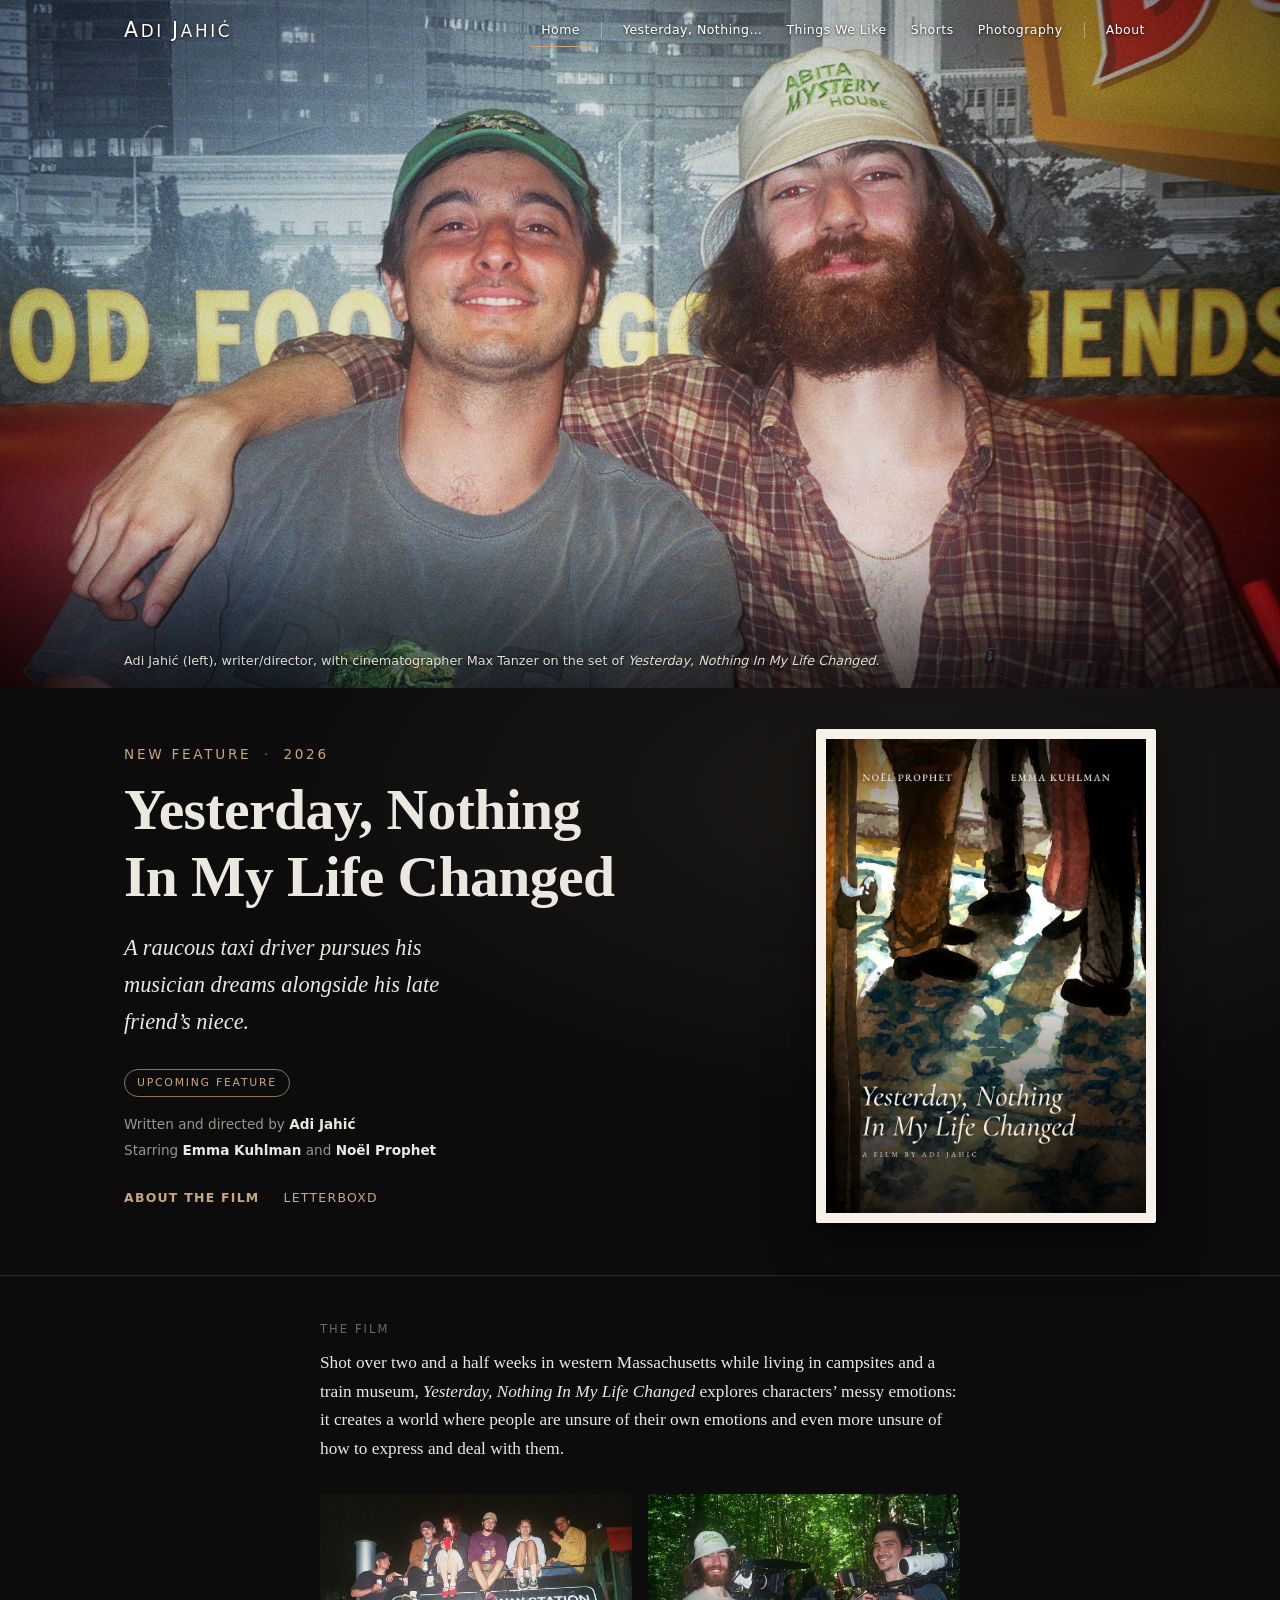
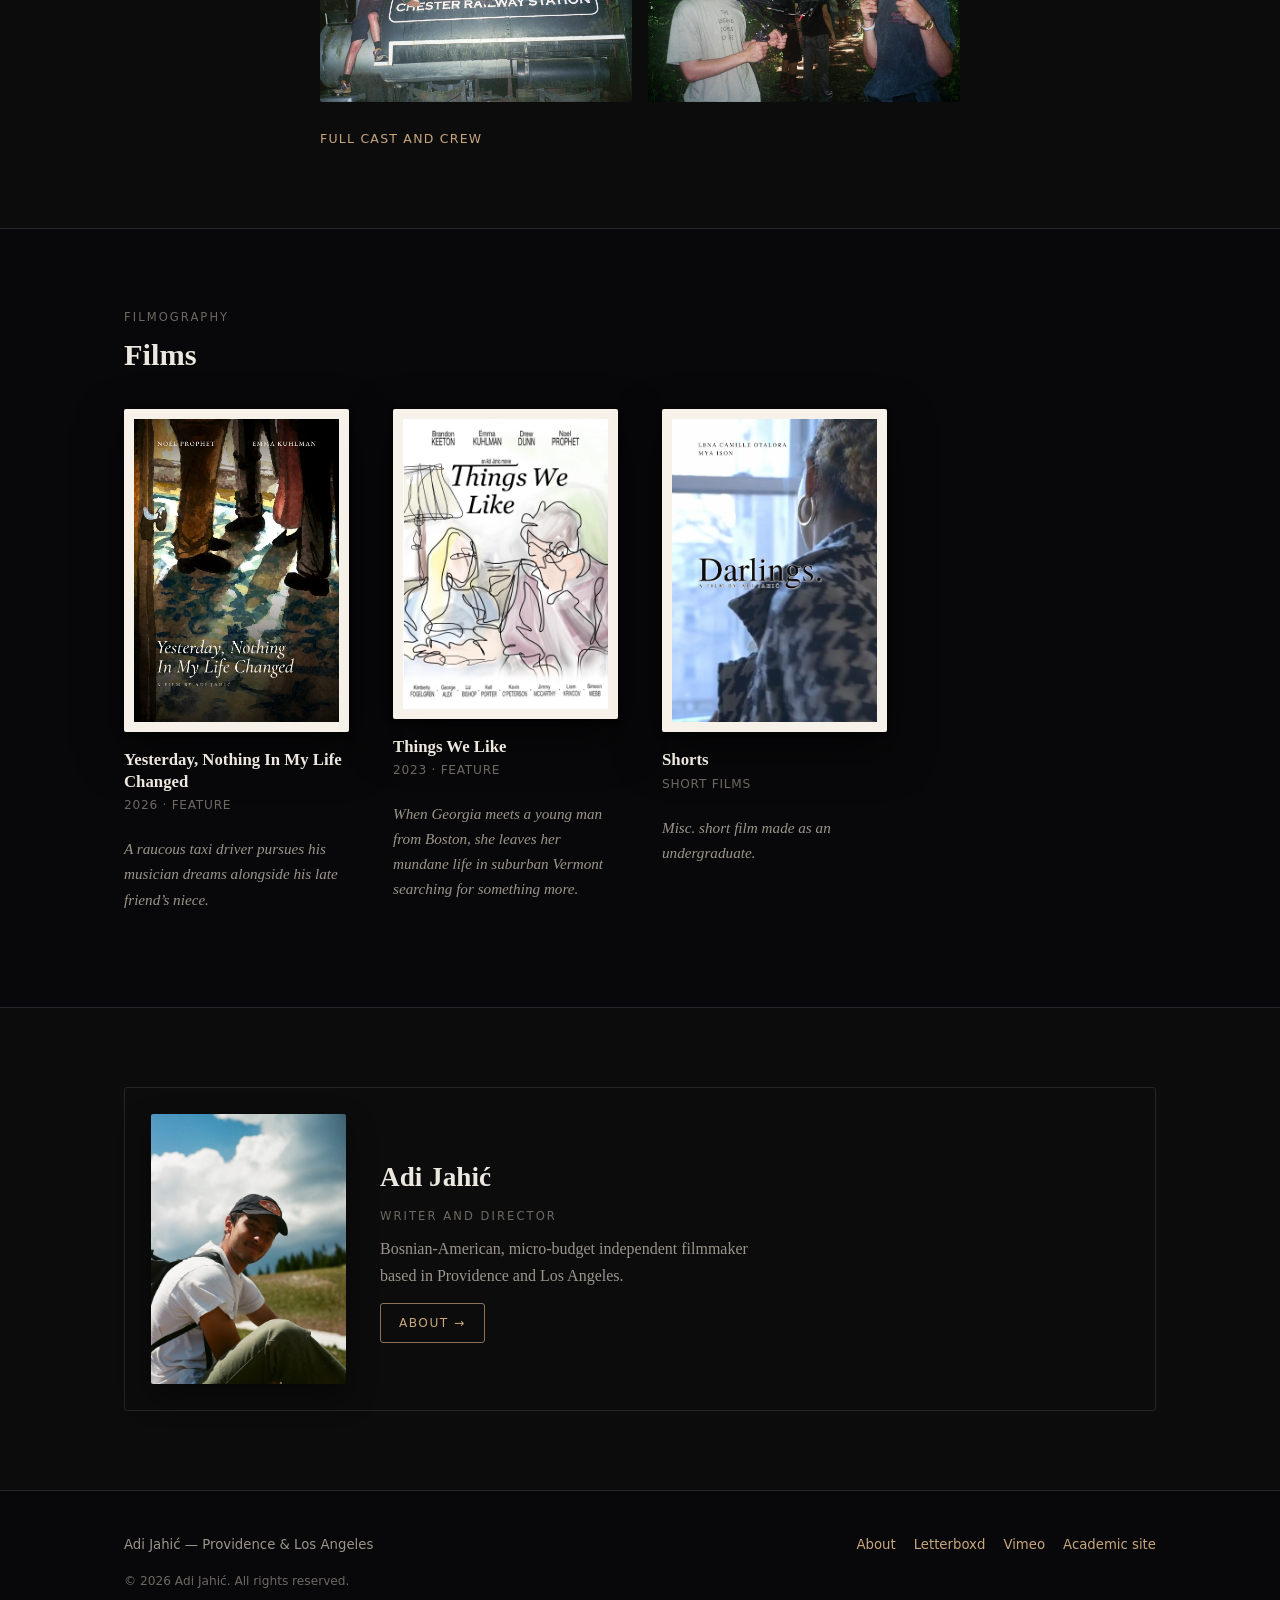
<file: index.html>
<!DOCTYPE html>
<html lang="en">
<head>
<meta charset="UTF-8">
<meta name="viewport" content="width=device-width, initial-scale=1.0">
<title>Adi Jahić — Films</title>
<meta name="description" content="Films by Adi Jahić, micro-budget independent filmmaker based in Providence and Los Angeles. Yesterday, Nothing In My Life Changed (2026) and Things We Like (2023).">
<meta name="author" content="Adi Jahić">
<link rel="icon" href="images/favicon_io/favicon.ico" sizes="any">
<link rel="icon" href="images/favicon_io/favicon-32x32.png" sizes="32x32" type="image/png">
<link rel="icon" href="images/favicon_io/favicon-16x16.png" sizes="16x16" type="image/png">
<link rel="apple-touch-icon" href="images/favicon_io/apple-touch-icon.png">
<link rel="manifest" href="images/favicon_io/site.webmanifest">
<link rel="canonical" href="https://filmsbyadijahic.com/">
<meta property="og:url" content="https://filmsbyadijahic.com/">
<meta property="og:type" content="website">
<meta property="og:site_name" content="Adi Jahić — Films">
<meta property="og:title" content="Yesterday, Nothing In My Life Changed">
<meta property="og:description" content="A raucous taxi driver pursues his musician dreams alongside his late friend's niece. A new feature written and directed by Adi Jahić.">
<meta property="og:image" content="images/ynimlc-poster-cropped.jpg">
<link rel="stylesheet" href="css/styles.css?v=202610021731">
</head>
<body>

<!-- ======================= HEADER / NAV ======================= -->
<header class="site-header">
  <nav class="nav-inner" aria-label="Main">
    <a class="brand" href="/"><span class="brand-cap">A</span>di <span class="brand-cap">J</span>ahić</a>
    <button class="nav-toggle" type="button" aria-expanded="false" aria-controls="nav-links">Menu</button>
    <ul class="nav-links" id="nav-links">
      <li><a href="/" aria-current="page">Home</a></li>
      <li class="nav-sep" aria-hidden="true"></li>
      <li><a href="films/yesterday-nothing-in-my-life-changed.html" title="Yesterday, Nothing In My Life Changed">Yesterday, Nothing&hellip;</a></li>
      <li><a href="films/things-we-like.html">Things We Like</a></li>
      <li><a href="films/shorts.html">Shorts</a></li>
      <li><a href="photography.html">Photography</a></li>
      <li class="nav-sep" aria-hidden="true"></li>
      <li><a href="about.html">About</a></li>
    </ul>
  </nav>
</header>

<main>

  <!-- ======================= PHOTO ======================= -->
  <section class="photo-hero">
    <img src="images/home-hero.jpg" alt="Adi Jahić and Max Tanzer sitting in a diner booth" width="1800" height="967">
    <div class="wrap">
      <p class="photo-hero-caption">Adi Jahić (left), writer/director, with cinematographer Max Tanzer on the set of <em>Yesterday, Nothing In My Life Changed</em>.</p>
    </div>
  </section>

  <!-- ======================= HERO: THE NEW FEATURE ======================= -->
  <section class="hero">
    <div class="hero-inner">
      <div>
        <p class="eyebrow">New feature <span class="dot">&middot;</span> 2026</p>
        <h1 class="hero-title">Yesterday, Nothing In My Life Changed</h1>
        <p class="hero-logline">A raucous taxi driver pursues his musician dreams alongside his late friend&rsquo;s niece.</p>
        <p class="status">Upcoming feature</p>
        <p class="hero-credit">
          Written and directed by <strong>Adi Jahić</strong><br>
          Starring <strong>Emma Kuhlman</strong> and <strong>Noël Prophet</strong>
        </p>
        <div class="btn-row">
          <a class="btn btn-primary" href="films/yesterday-nothing-in-my-life-changed.html">About the film</a>
          <a class="btn" href="https://boxd.it/NCqI" target="_blank" rel="noopener">Letterboxd</a>
        </div>
      </div>
      <a class="poster poster-hero" href="films/yesterday-nothing-in-my-life-changed.html">
      <img src="images/ynimlc-poster-cropped.jpg" alt="Poster for Yesterday, Nothing In My Life Changed: a watercolour looking up from the floor at figures standing on a patterned carpet." width="810" height="1200">
      </a>
    </div>
  </section>

  <!-- ======================= THE FILM ======================= -->
  <section class="section section-note">
    <div class="wrap note-col">
      <p class="eyebrow">The film</p>
      <p class="film-note">Shot over two and a half weeks in western Massachusetts while living in
      campsites and a train museum, <em>Yesterday, Nothing In My Life Changed</em> explores
      characters&rsquo; messy emotions: it creates a world where people are unsure of their own
      emotions and even more unsure of how to express and deal with them.</p>
      <ul class="note-shots">
        <li><img src="images/bts/web/00018_19A.jpg" alt="The cast and crew on the Chester Railway Station sign" width="1199" height="800" loading="lazy" decoding="async"></li>
        <li><img src="images/bts/web/00089_25A.jpg" alt="The camera crew shooting in the woods in western Massachusetts" width="1199" height="800" loading="lazy" decoding="async"></li>
      </ul>
      <div class="btn-row">
        <a class="btn" href="films/yesterday-nothing-in-my-life-changed.html">Full cast and crew</a>
      </div>
    </div>
  </section>


  <!-- ======================= FILM INDEX ======================= -->
  <section class="section section-sunken">
    <div class="wrap">
      <div class="section-head">
        <p class="eyebrow">Filmography</p>
        <h2>Films</h2>
      </div>

      <ul class="film-grid">
        <li>
          <a class="poster" href="films/yesterday-nothing-in-my-life-changed.html">
            <img src="images/ynimlc-poster-cropped.jpg" alt="Poster for Yesterday, Nothing In My Life Changed: a watercolour looking up from the floor at figures standing on a patterned carpet." width="810" height="1200">
          </a>
          <p class="film-card-title">Yesterday, Nothing In My Life Changed</p>
          <p class="film-card-meta">2026 &middot; Feature</p>
          <p class="film-card-logline">A raucous taxi driver pursues his musician dreams alongside his late friend&rsquo;s niece.</p>
        </li>

        <li>
          <a class="poster" href="films/things-we-like.html">
            <img src="images/things-we-like-poster.webp" alt="Poster for Things We Like" width="904" height="1280">
          </a>
          <p class="film-card-title">Things We Like</p>
          <p class="film-card-meta">2023 &middot; Feature</p>
          <p class="film-card-logline">When Georgia meets a young man from Boston, she leaves her mundane life in suburban Vermont searching for something more.</p>
        </li>

        <li>
          <a class="poster" href="films/shorts.html">
            <img src="images/darlings-poster.jpg" alt="Poster for Darlings: a woman at a window, seen from behind." width="810" height="1200">
          </a>
          <p class="film-card-title">Shorts</p>
          <p class="film-card-meta">Short films</p>
          <p class="film-card-logline">Misc. short film made as an undergraduate.</p>
        </li>
      </ul>
    </div>
  </section>


  <!-- ======================= WHO MADE THESE ======================= -->
  <section class="section">
    <div class="wrap">
      <a class="about-band" href="about.html">
        <img src="images/me.JPEG" alt="Adi Jahić" width="1024" height="1545">
        <div class="about-band-text">
          <p class="about-band-name">Adi Jahić</p>
          <p class="eyebrow">Writer and director</p>
          <p class="about-band-bio">Bosnian-American, micro-budget independent filmmaker based in
            Providence and Los Angeles.</p>
          <p class="about-band-more">About <span aria-hidden="true">&rarr;</span></p>
        </div>
      </a>
    </div>
  </section>
</main>

<!-- ======================= FOOTER ======================= -->
<footer class="site-footer">
  <div class="footer-inner">
    <div>
      <p>Adi Jahić &mdash; Providence &amp; Los Angeles</p>
      <p class="footer-note">&copy; <span data-year>2026</span> Adi Jahić. All rights reserved.</p>
    </div>
    <ul class="footer-links">
      <li><a href="about.html">About</a></li>
      <li><a href="https://letterboxd.com/godspeed_aj/" target="_blank" rel="noopener">Letterboxd</a></li>
      <li><a href="https://vimeo.com/adijahic" target="_blank" rel="noopener">Vimeo</a></li>
      <li><a href="https://adijahic.github.io" target="_blank" rel="noopener">Academic site</a></li>
    </ul>
  </div>
</footer>

<script src="js/site.js?v=202610021731"></script>
</body>
</html>
</file>
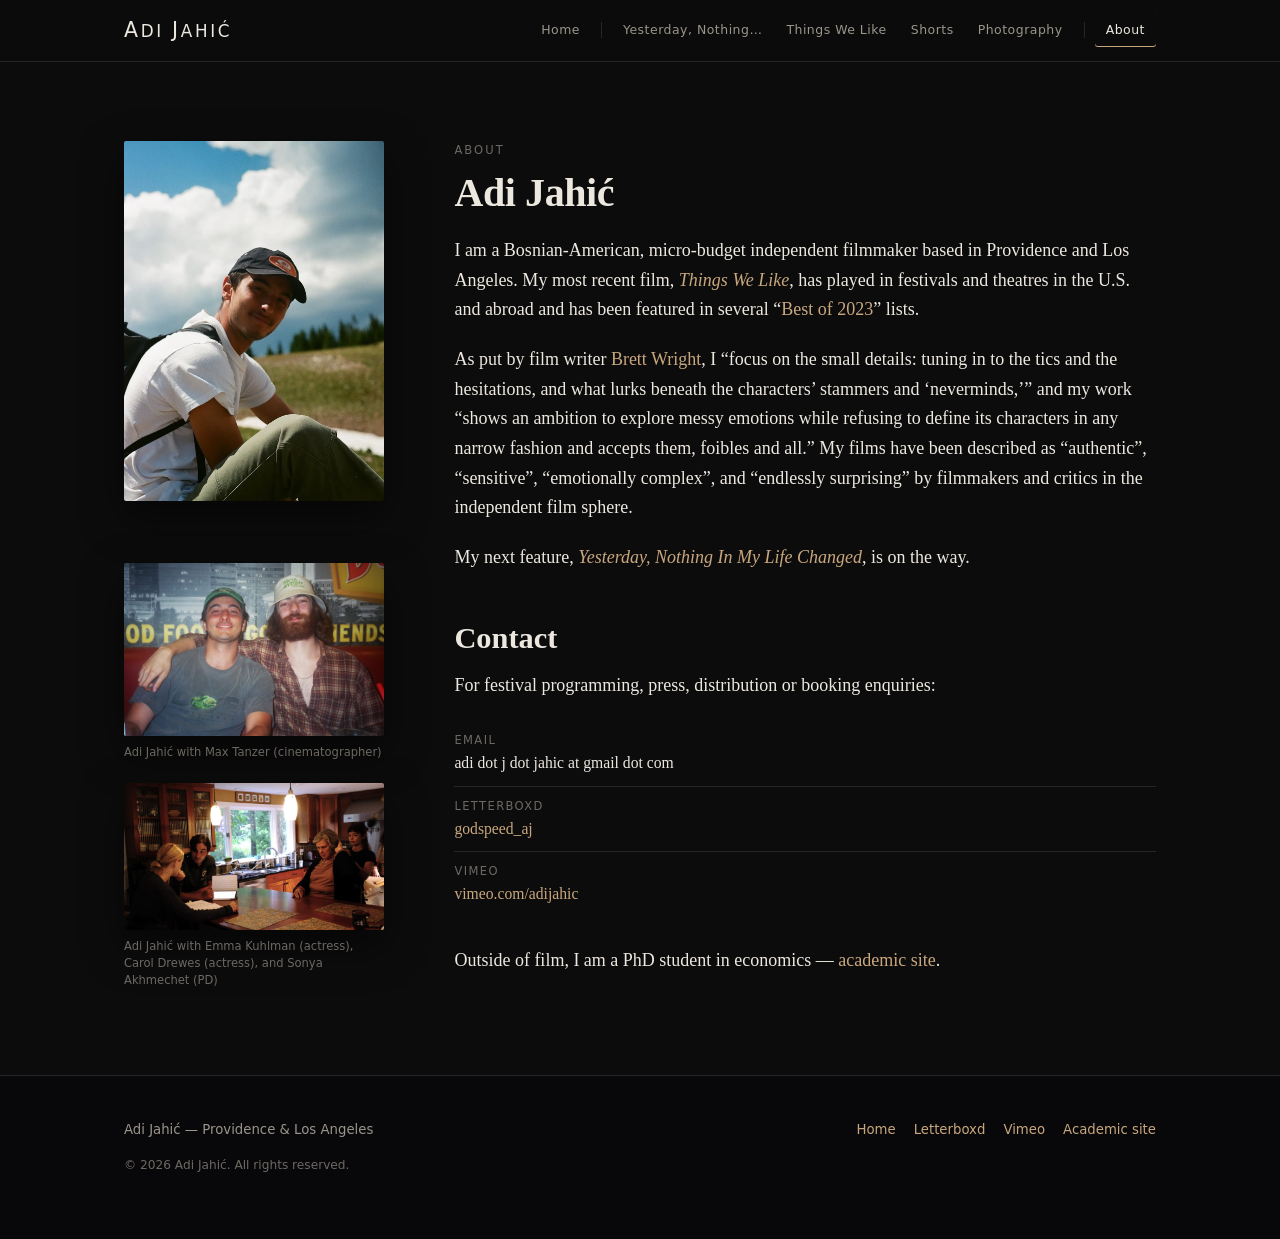
<file: about.html>
<!DOCTYPE html>
<html lang="en">
<head>
<meta charset="UTF-8">
<meta name="viewport" content="width=device-width, initial-scale=1.0">
<title>About — Adi Jahić</title>
<meta name="description" content="Adi Jahić is a micro-budget independent filmmaker based in Providence and Los Angeles, writer-director of Things We Like (2023) and Yesterday, Nothing In My Life Changed.">
<meta name="author" content="Adi Jahić">
<link rel="icon" href="images/favicon_io/favicon.ico" sizes="any">
<link rel="icon" href="images/favicon_io/favicon-32x32.png" sizes="32x32" type="image/png">
<link rel="icon" href="images/favicon_io/favicon-16x16.png" sizes="16x16" type="image/png">
<link rel="apple-touch-icon" href="images/favicon_io/apple-touch-icon.png">
<link rel="manifest" href="images/favicon_io/site.webmanifest">
<link rel="canonical" href="https://filmsbyadijahic.com/about.html">
<meta property="og:url" content="https://filmsbyadijahic.com/about.html">
<meta property="og:type" content="profile">
<meta property="og:title" content="About — Adi Jahić">
<meta property="og:description" content="Micro-budget independent filmmaker based in Providence and Los Angeles.">
<link rel="stylesheet" href="css/styles.css?v=202610021731">
</head>
<body>

<header class="site-header">
  <nav class="nav-inner" aria-label="Main">
    <a class="brand" href="/"><span class="brand-cap">A</span>di <span class="brand-cap">J</span>ahić</a>
    <button class="nav-toggle" type="button" aria-expanded="false" aria-controls="nav-links">Menu</button>
    <ul class="nav-links" id="nav-links">
      <li><a href="/">Home</a></li>
      <li class="nav-sep" aria-hidden="true"></li>
      <li><a href="films/yesterday-nothing-in-my-life-changed.html" title="Yesterday, Nothing In My Life Changed">Yesterday, Nothing&hellip;</a></li>
      <li><a href="films/things-we-like.html">Things We Like</a></li>
      <li><a href="films/shorts.html">Shorts</a></li>
      <li><a href="photography.html">Photography</a></li>
      <li class="nav-sep" aria-hidden="true"></li>
      <li><a href="about.html" aria-current="page">About</a></li>
    </ul>
  </nav>
</header>

<main>

  <!-- ======================= BIO + CONTACT ======================= -->
  <section class="section">
    <div class="wrap">
      <div class="about-grid">

        <div class="about-photos about-me">
          <figure>
            <img class="portrait" src="images/me.JPEG" alt="Adi Jahić" width="1024" height="1545">
          </figure>
        </div>

        <div class="about-photos about-extra">
          <figure>
            <img src="images/about/with-max-tanzer.jpg" alt="Adi Jahić with Max Tanzer" width="1199" height="800" loading="lazy">
            <figcaption>Adi Jahić with Max Tanzer (cinematographer)</figcaption>
          </figure>
          <figure>
            <img src="images/about/with-cast.jpg" alt="Adi Jahić with Emma Kuhlman, Carol Drewes and Sonya Akhmechet" width="1600" height="901" loading="lazy">
            <figcaption>Adi Jahić with Emma Kuhlman (actress), Carol Drewes (actress), and Sonya Akhmechet (PD)</figcaption>
          </figure>
        </div>

        <div class="about-text">
          <p class="eyebrow">About</p>
          <h1>Adi Jahić</h1>
          <p>
            I am a Bosnian-American, micro-budget independent filmmaker based in
            Providence and Los Angeles. My most recent film, <em><a href="films/things-we-like.html">Things We Like</a></em>,
            has played in festivals and theatres in the U.S. and abroad and has been featured in
            several &ldquo;<a href="https://letterboxd.com/michaelgsmith/list/favorite-features-of-2023/" target="_blank" rel="noopener">Best of 2023</a>&rdquo; lists.
          </p>
          <p>
            As put by film writer <a href="https://www.splittoothmedia.com/author/bwright/" target="_blank" rel="noopener">Brett Wright</a>,
            I &ldquo;focus on the small details: tuning in to the tics and the hesitations, and what lurks
            beneath the characters&rsquo; stammers and &lsquo;neverminds,&rsquo;&rdquo; and my work &ldquo;shows
            an ambition to explore messy emotions while refusing to define its characters in any narrow
            fashion and accepts them, foibles and all.&rdquo; My films have been described as
            &ldquo;authentic&rdquo;, &ldquo;sensitive&rdquo;, &ldquo;emotionally complex&rdquo;, and
            &ldquo;endlessly surprising&rdquo; by filmmakers and critics in the independent film sphere.
          </p>
          <p>
            My next feature, <em><a href="films/yesterday-nothing-in-my-life-changed.html">Yesterday, Nothing In My Life Changed</a></em>,
            is on the way.
          </p>

          <h2 class="about-contact-head">Contact</h2>
          <p>For festival programming, press, distribution or booking enquiries:</p>
          <ul class="list-plain">
            <li><span class="source">Email</span>adi dot j dot jahic at gmail dot com</li>
            <li><span class="source">Letterboxd</span><a href="https://letterboxd.com/godspeed_aj/" target="_blank" rel="noopener">godspeed_aj</a></li>
            <li><span class="source">Vimeo</span><a href="https://vimeo.com/adijahic" target="_blank" rel="noopener">vimeo.com/adijahic</a></li>
          </ul>
          <p style="margin-top:1.6em;">
            Outside of film, I am a PhD student in economics &mdash;
            <a href="https://adijahic.github.io" target="_blank" rel="noopener">academic site</a>.
          </p>
        </div>

      </div>
    </div>
  </section>

</main>

<footer class="site-footer">
  <div class="footer-inner">
    <div>
      <p>Adi Jahić &mdash; Providence &amp; Los Angeles</p>
      <p class="footer-note">&copy; <span data-year>2026</span> Adi Jahić. All rights reserved.</p>
    </div>
    <ul class="footer-links">
      <li><a href="/">Home</a></li>
      <li><a href="https://letterboxd.com/godspeed_aj/" target="_blank" rel="noopener">Letterboxd</a></li>
      <li><a href="https://vimeo.com/adijahic" target="_blank" rel="noopener">Vimeo</a></li>
      <li><a href="https://adijahic.github.io" target="_blank" rel="noopener">Academic site</a></li>
    </ul>
  </div>
</footer>

<script src="js/site.js?v=202610021731"></script>
</body>
</html>
</file>
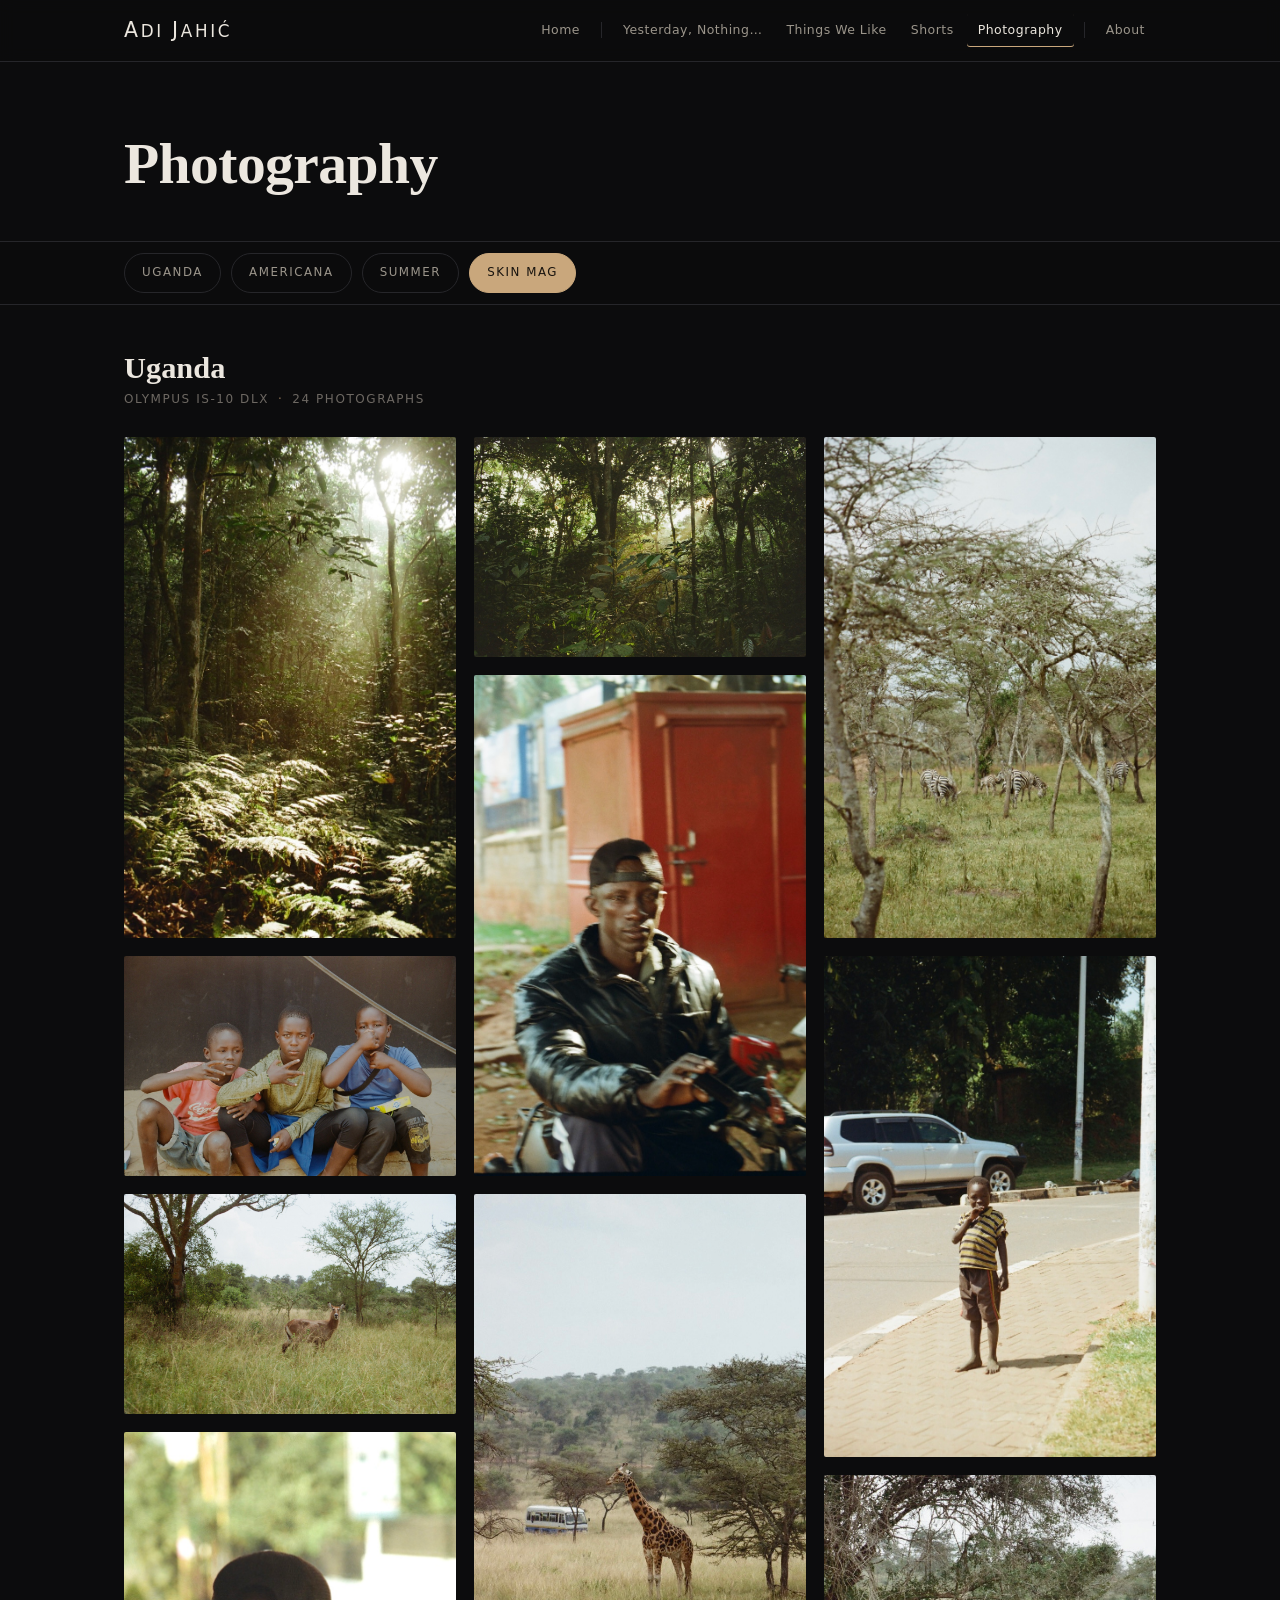
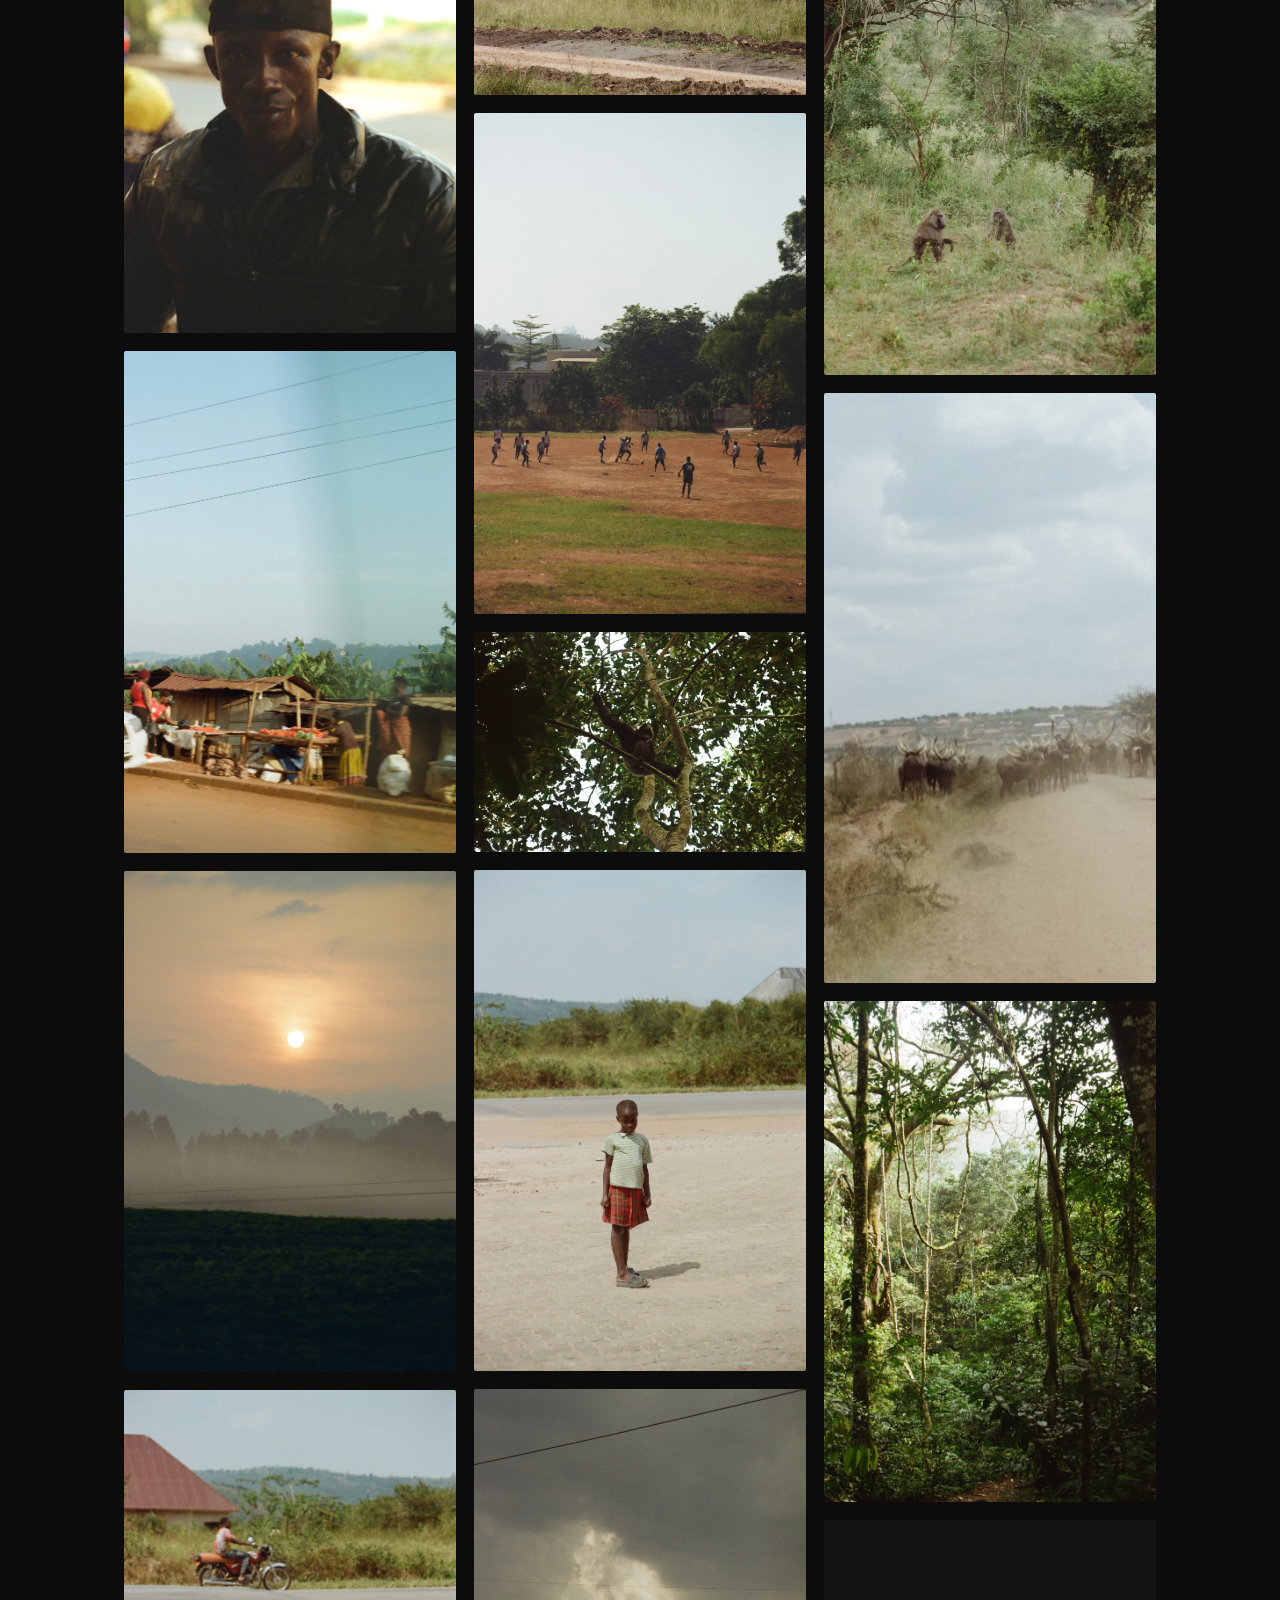
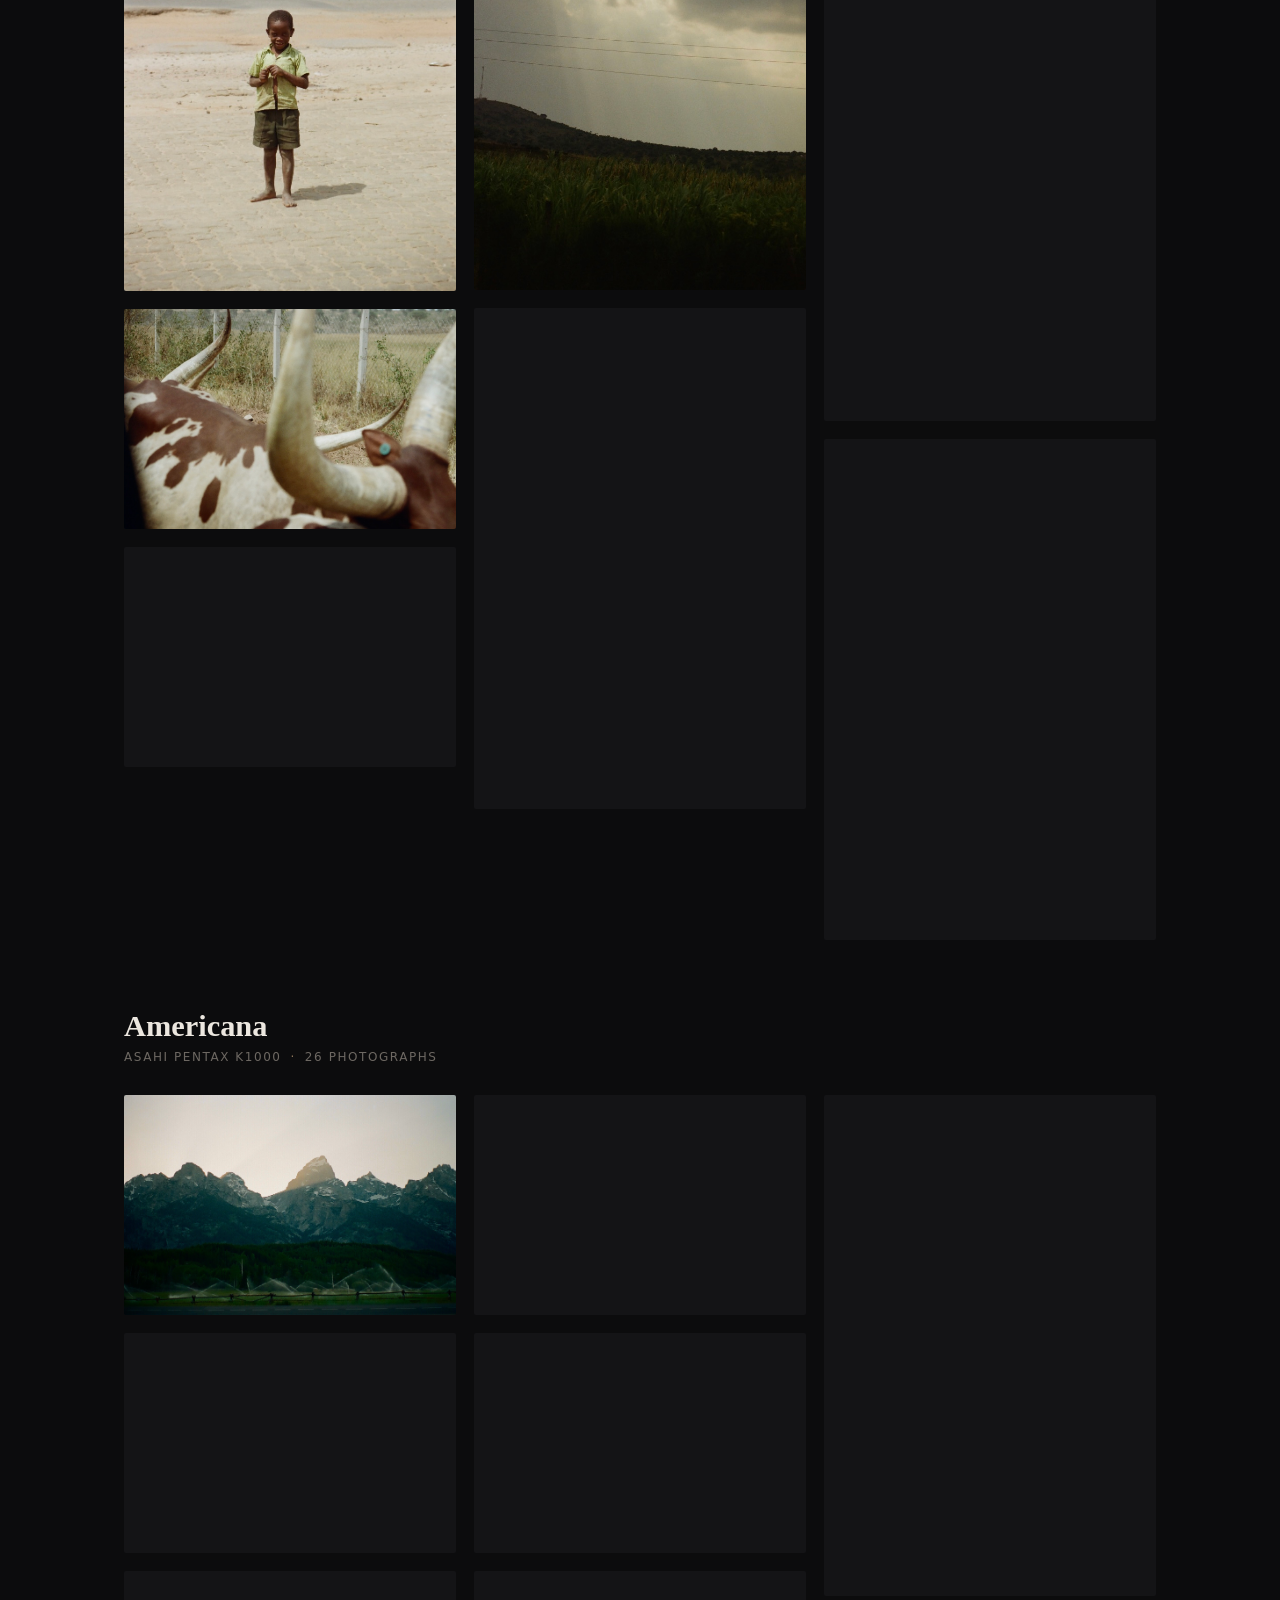
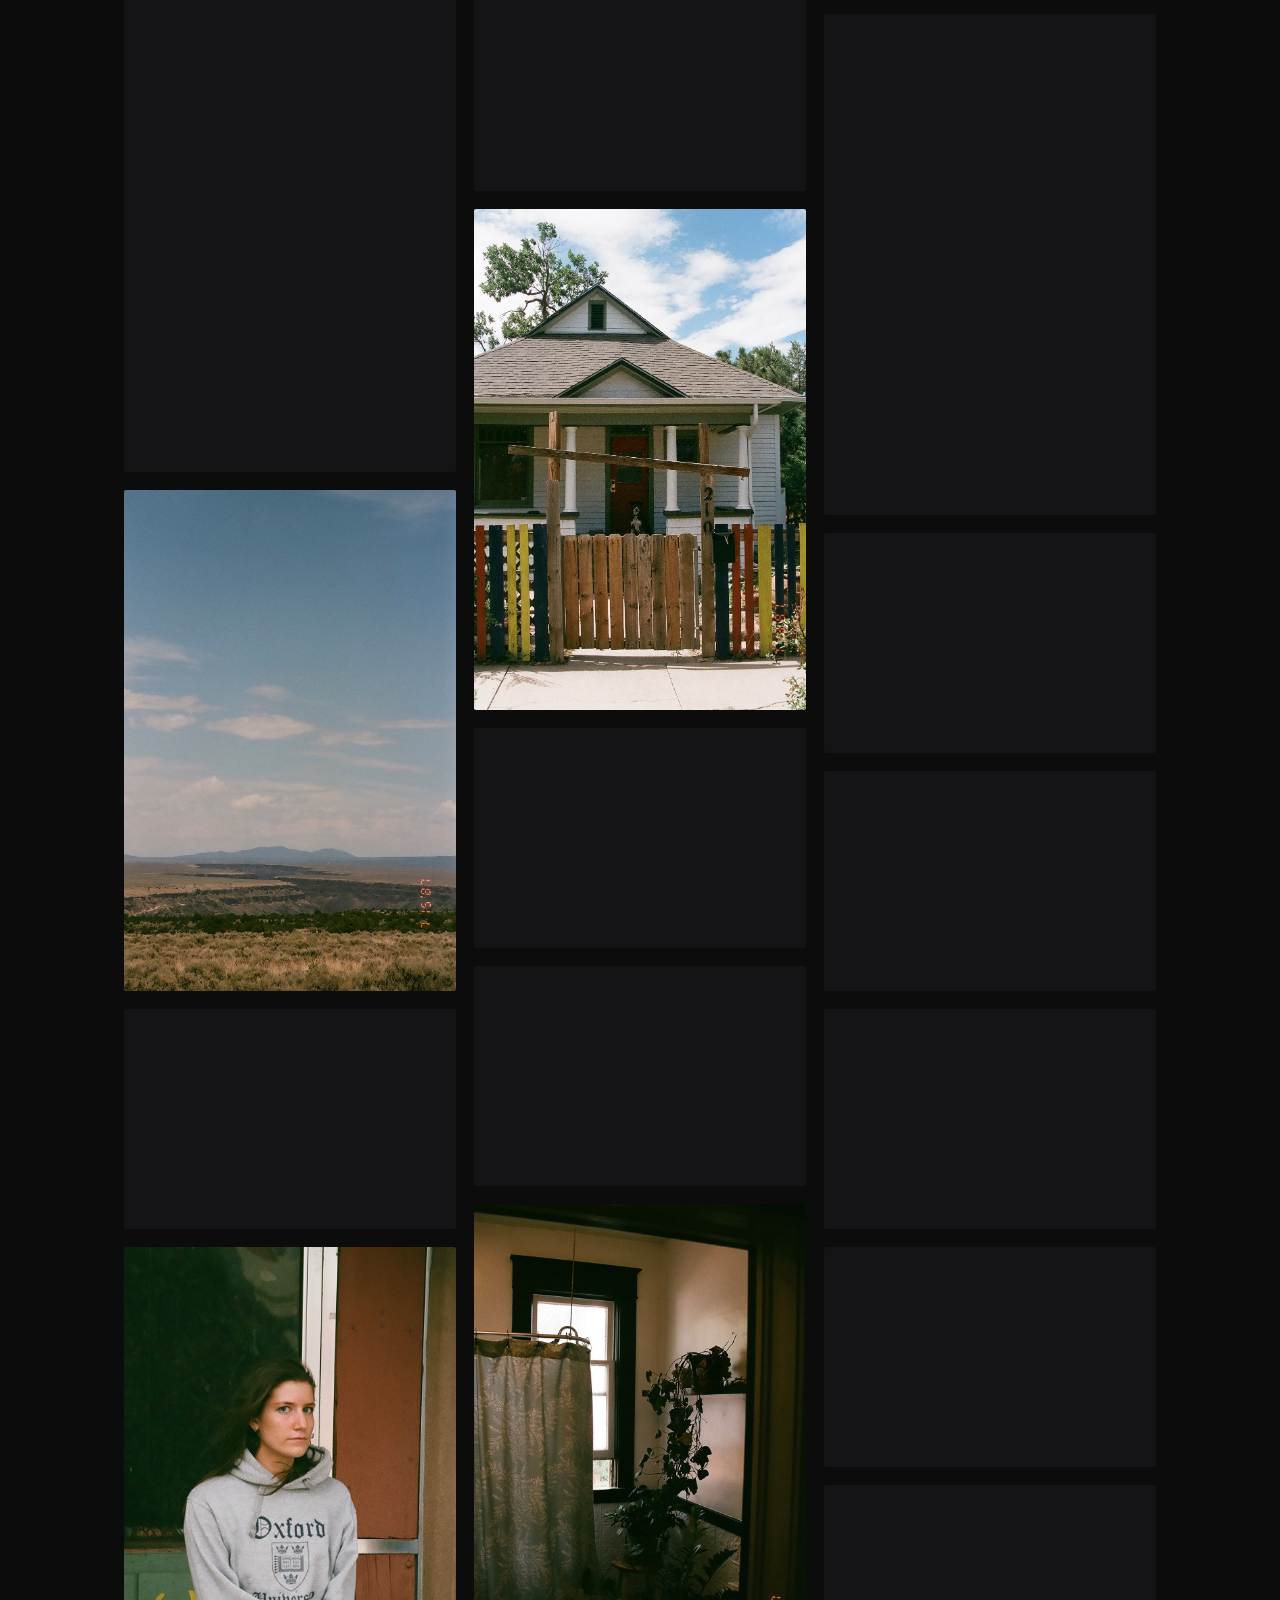
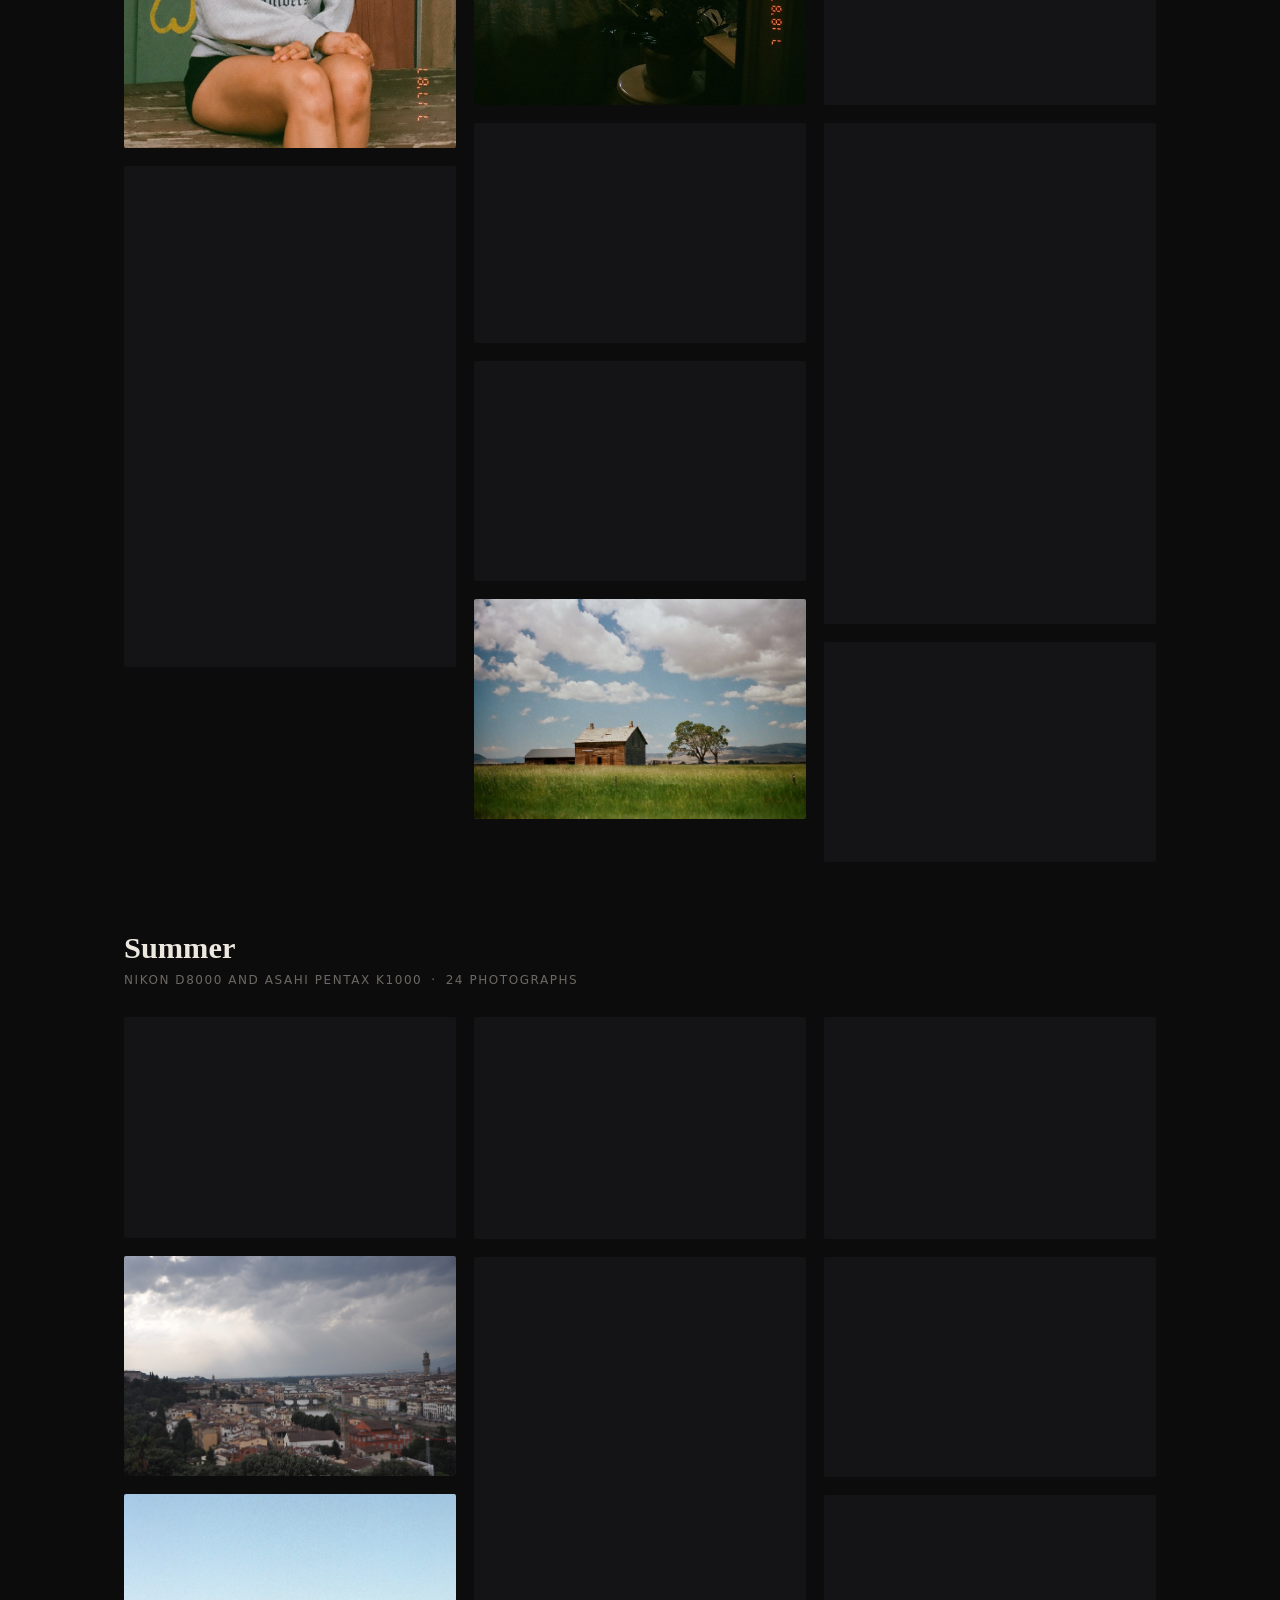
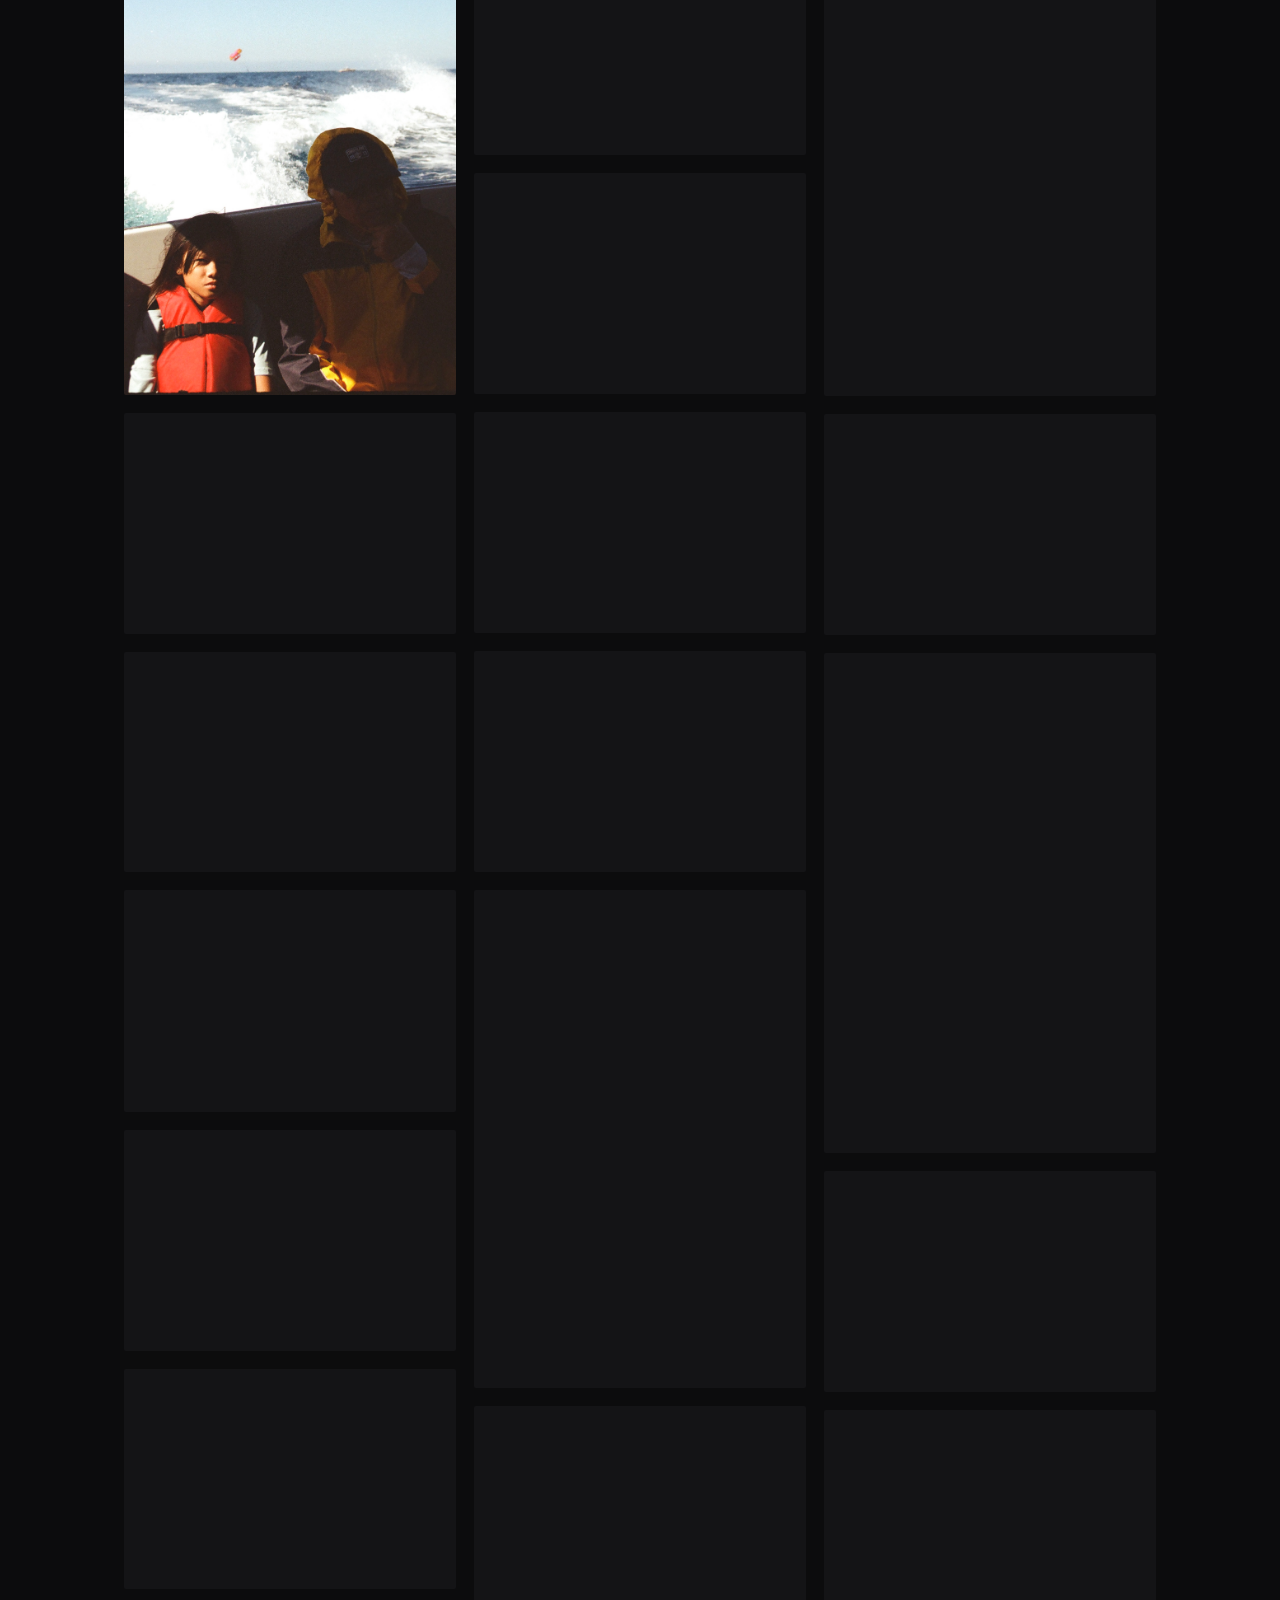
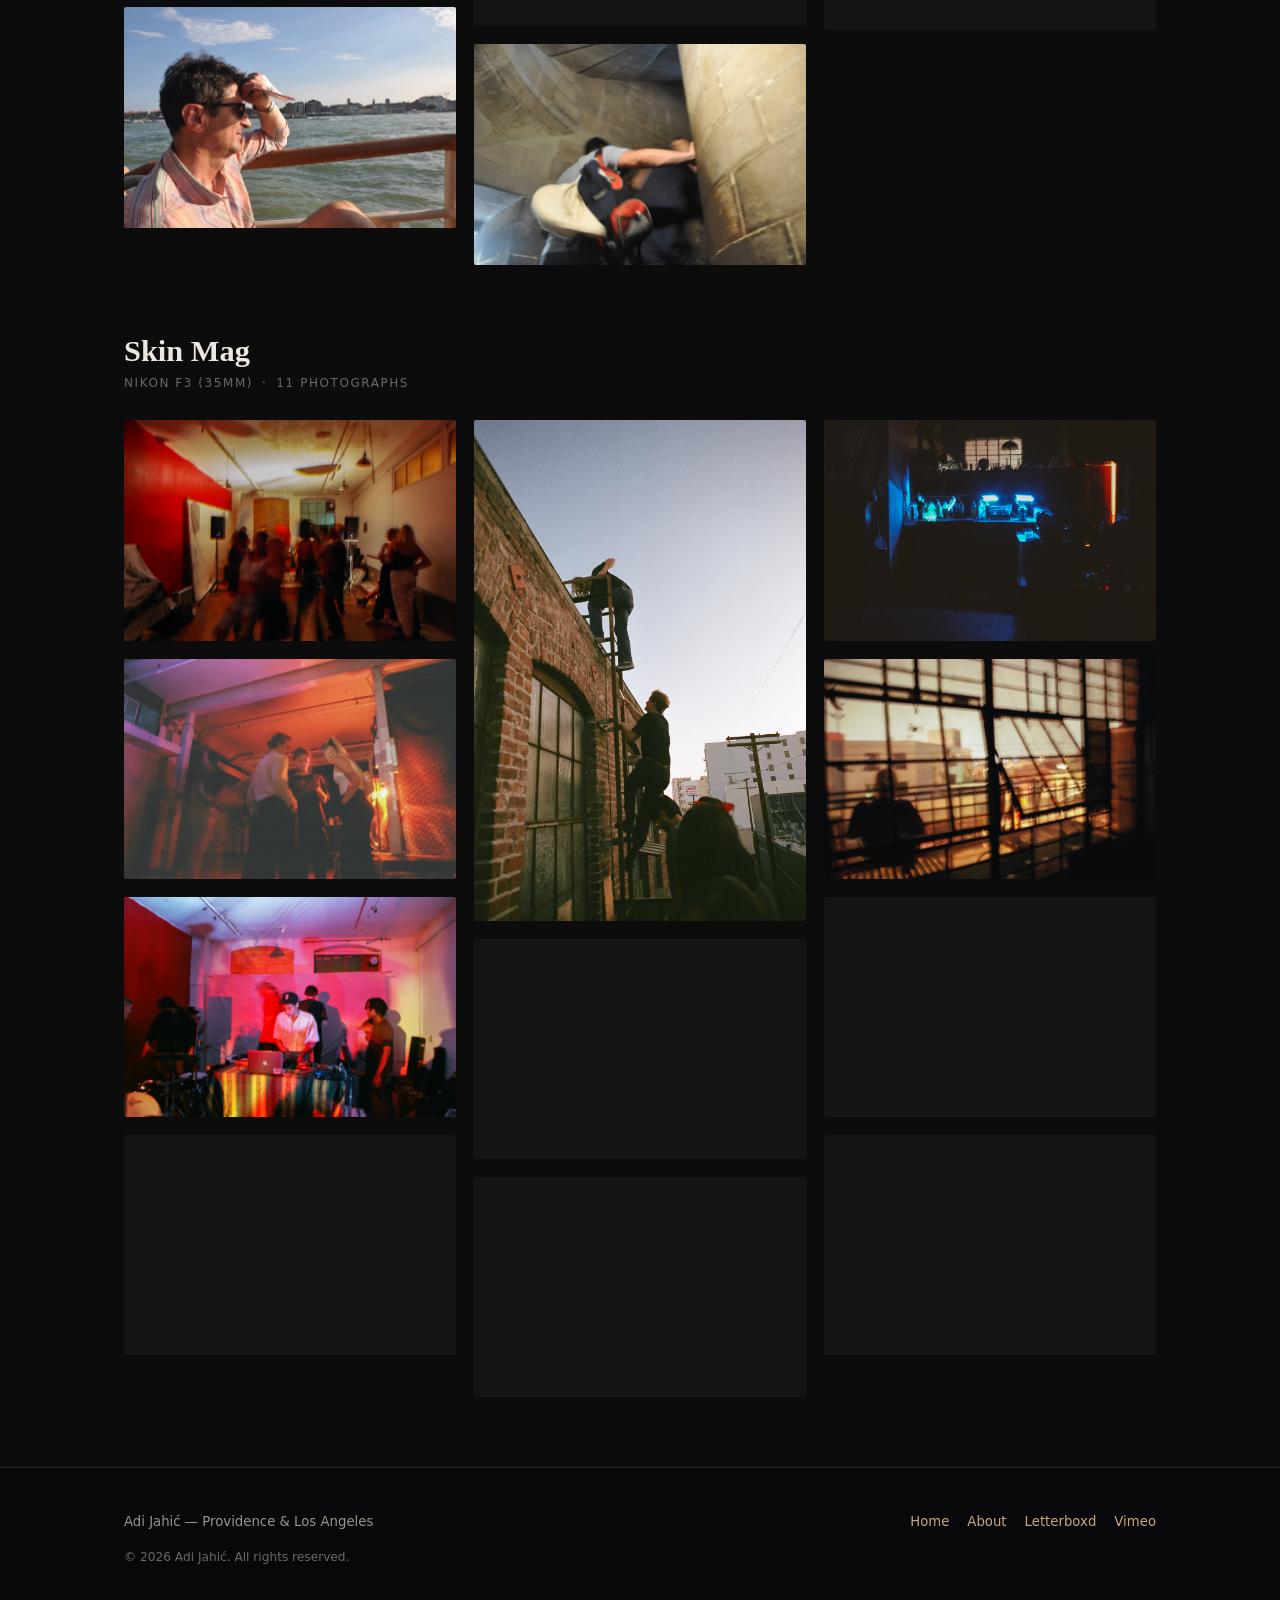
<file: photography.html>
<!DOCTYPE html>
<html lang="en">
<head>
<meta charset="UTF-8">
<meta name="viewport" content="width=device-width, initial-scale=1.0">
<title>Photography &mdash; Adi Jahi&#263;</title>
<meta name="description" content="Photography by Adi Jahic: the series Americana, Summer and Skin Mag.">
<meta name="author" content="Adi Jahi&#263;">
<link rel="icon" href="images/favicon_io/favicon.ico" sizes="any">
<link rel="icon" href="images/favicon_io/favicon-32x32.png" sizes="32x32" type="image/png">
<link rel="icon" href="images/favicon_io/favicon-16x16.png" sizes="16x16" type="image/png">
<link rel="apple-touch-icon" href="images/favicon_io/apple-touch-icon.png">
<link rel="manifest" href="images/favicon_io/site.webmanifest">
<link rel="canonical" href="https://filmsbyadijahic.com/photography.html">
<meta property="og:url" content="https://filmsbyadijahic.com/photography.html">
<meta property="og:type" content="website">
<meta property="og:title" content="Photography &mdash; Adi Jahi&#263;">
<meta property="og:description" content="The series Americana, Summer and Skin Mag.">
<link rel="stylesheet" href="css/styles.css?v=202610021731">
</head>
<body>

<header class="site-header">
  <nav class="nav-inner" aria-label="Main">
    <a class="brand" href="/"><span class="brand-cap">A</span>di <span class="brand-cap">J</span>ahić</a>
    <button class="nav-toggle" type="button" aria-expanded="false" aria-controls="nav-links">Menu</button>
    <ul class="nav-links" id="nav-links">
      <li><a href="/">Home</a></li>
      <li class="nav-sep" aria-hidden="true"></li>
      <li><a href="films/yesterday-nothing-in-my-life-changed.html" title="Yesterday, Nothing In My Life Changed">Yesterday, Nothing&hellip;</a></li>
      <li><a href="films/things-we-like.html">Things We Like</a></li>
      <li><a href="films/shorts.html">Shorts</a></li>
      <li><a href="photography.html" aria-current="page">Photography</a></li>
      <li class="nav-sep" aria-hidden="true"></li>
      <li><a href="about.html">About</a></li>
    </ul>
  </nav>
</header>

<main>

  <div class="wrap photo-intro">
    <h1>Photography</h1>
  </div>

  <!-- Jump links: each scrolls to its series below -->
  <nav class="photo-nav" aria-label="Photography series">
    <div class="wrap">
      <ul class="photo-nav-list">
        <li><a class="photo-nav-link" href="#uganda">Uganda</a></li>
        <li><a class="photo-nav-link" href="#americana">Americana</a></li>
        <li><a class="photo-nav-link" href="#summer">Summer</a></li>
        <li><a class="photo-nav-link" href="#skin-mag">Skin Mag</a></li>
      </ul>
    </div>
  </nav>

  <div class="wrap">
      <section class="photo-series" id="uganda">
        <div class="series-head">
          <h2>Uganda</h2>
          <p class="series-meta">Olympus IS-10 DLX <span class="dot">&middot;</span> 24 photographs</p>
        </div>
        <div class="gallery">
          <figure class="shot">
            <img src="images/photography/uganda/IMG_6989.jpg" alt="Uganda, photograph 1 of 24 by Adi Jahic" width="755" height="1139" loading="lazy" decoding="async">
          </figure>
          <figure class="shot">
            <img src="images/photography/uganda/IMG_7037.jpg" alt="Uganda, photograph 2 of 24 by Adi Jahic" width="1140" height="756" loading="lazy" decoding="async">
          </figure>
          <figure class="shot">
            <img src="images/photography/uganda/IMG_7015.JPG" alt="Uganda, photograph 3 of 24 by Adi Jahic" width="1140" height="756" loading="lazy" decoding="async">
          </figure>
          <figure class="shot">
            <img src="images/photography/uganda/IMG_7039.jpg" alt="Uganda, photograph 4 of 24 by Adi Jahic" width="671" height="1013" loading="lazy" decoding="async">
          </figure>
          <figure class="shot">
            <img src="images/photography/uganda/IMG_7028.jpg" alt="Uganda, photograph 5 of 24 by Adi Jahic" width="690" height="1043" loading="lazy" decoding="async">
          </figure>
          <figure class="shot">
            <img src="images/photography/uganda/IMG_7042.jpg" alt="Uganda, photograph 6 of 24 by Adi Jahic" width="755" height="1139" loading="lazy" decoding="async">
          </figure>
          <figure class="shot">
            <img src="images/photography/uganda/IMG_7025.jpg" alt="Uganda, photograph 7 of 24 by Adi Jahic" width="755" height="1139" loading="lazy" decoding="async">
          </figure>
          <figure class="shot">
            <img src="images/photography/uganda/IMG_7021.jpg" alt="Uganda, photograph 8 of 24 by Adi Jahic" width="1011" height="670" loading="lazy" decoding="async">
          </figure>
          <figure class="shot">
            <img src="images/photography/uganda/IMG_7022.jpg" alt="Uganda, photograph 9 of 24 by Adi Jahic" width="911" height="604" loading="lazy" decoding="async">
          </figure>
          <figure class="shot">
            <img src="images/photography/uganda/IMG_6994.jpg" alt="Uganda, photograph 10 of 24 by Adi Jahic" width="1140" height="756" loading="lazy" decoding="async">
          </figure>
          <figure class="shot">
            <img src="images/photography/uganda/IMG_7038.jpg" alt="Uganda, photograph 11 of 24 by Adi Jahic" width="755" height="1139" loading="lazy" decoding="async">
          </figure>
          <figure class="shot">
            <img src="images/photography/uganda/IMG_7075.jpg" alt="Uganda, photograph 12 of 24 by Adi Jahic" width="605" height="913" loading="lazy" decoding="async">
          </figure>
          <figure class="shot">
            <img src="images/photography/uganda/IMG_7031.jpg" alt="Uganda, photograph 13 of 24 by Adi Jahic" width="755" height="1139" loading="lazy" decoding="async">
          </figure>
          <figure class="shot">
            <img src="images/photography/uganda/IMG_6998.JPG" alt="Uganda, photograph 14 of 24 by Adi Jahic" width="1140" height="756" loading="lazy" decoding="async">
          </figure>
          <figure class="shot">
            <img src="images/photography/uganda/IMG_7026.jpg" alt="Uganda, photograph 15 of 24 by Adi Jahic" width="755" height="1139" loading="lazy" decoding="async">
          </figure>
          <figure class="shot">
            <img src="images/photography/uganda/IMG_7048.jpg" alt="Uganda, photograph 16 of 24 by Adi Jahic" width="650" height="981" loading="lazy" decoding="async">
          </figure>
          <figure class="shot">
            <img src="images/photography/uganda/IMG_6996.jpg" alt="Uganda, photograph 17 of 24 by Adi Jahic" width="755" height="1139" loading="lazy" decoding="async">
          </figure>
          <figure class="shot">
            <img src="images/photography/uganda/IMG_7010.jpg" alt="Uganda, photograph 18 of 24 by Adi Jahic" width="755" height="1139" loading="lazy" decoding="async">
          </figure>
          <figure class="shot">
            <img src="images/photography/uganda/IMG_7033.jpg" alt="Uganda, photograph 19 of 24 by Adi Jahic" width="755" height="1139" loading="lazy" decoding="async">
          </figure>
          <figure class="shot">
            <img src="images/photography/uganda/IMG_7062.jpg" alt="Uganda, photograph 20 of 24 by Adi Jahic" width="593" height="894" loading="lazy" decoding="async">
          </figure>
          <figure class="shot">
            <img src="images/photography/uganda/IMG_7019.jpg" alt="Uganda, photograph 21 of 24 by Adi Jahic" width="444" height="671" loading="lazy" decoding="async">
          </figure>
          <figure class="shot">
            <img src="images/photography/uganda/IMG_6987.jpg" alt="Uganda, photograph 22 of 24 by Adi Jahic" width="755" height="1139" loading="lazy" decoding="async">
          </figure>
          <figure class="shot">
            <img src="images/photography/uganda/IMG_7027.jpg" alt="Uganda, photograph 23 of 24 by Adi Jahic" width="755" height="1139" loading="lazy" decoding="async">
          </figure>
          <figure class="shot">
            <img src="images/photography/uganda/IMG_7001.jpg" alt="Uganda, photograph 24 of 24 by Adi Jahic" width="755" height="1139" loading="lazy" decoding="async">
          </figure>
        </div>
      </section>

      <section class="photo-series" id="americana">
        <div class="series-head">
          <h2>Americana</h2>
          <p class="series-meta">Asahi Pentax K1000 <span class="dot">&middot;</span> 26 photographs</p>
        </div>
        <div class="gallery">
          <figure class="shot">
            <img src="images/photography/americana/000004130014.JPG" alt="Americana, photograph 1 of 26 by Adi Jahic" width="1512" height="1002" loading="lazy" decoding="async">
          </figure>
          <figure class="shot">
            <img src="images/photography/americana/000004130016.JPG" alt="Americana, photograph 2 of 26 by Adi Jahic" width="1512" height="1002" loading="lazy" decoding="async">
          </figure>
          <figure class="shot">
            <img src="images/photography/americana/000004130019.JPG" alt="Americana, photograph 3 of 26 by Adi Jahic" width="1002" height="1512" loading="lazy" decoding="async">
          </figure>
          <figure class="shot">
            <img src="images/photography/americana/000004160010.JPG" alt="Americana, photograph 4 of 26 by Adi Jahic" width="1002" height="1512" loading="lazy" decoding="async">
          </figure>
          <figure class="shot">
            <img src="images/photography/americana/000004130012.JPG" alt="Americana, photograph 5 of 26 by Adi Jahic" width="1512" height="1002" loading="lazy" decoding="async">
          </figure>
          <figure class="shot">
            <img src="images/photography/americana/000004150005.JPG" alt="Americana, photograph 6 of 26 by Adi Jahic" width="914" height="1379" loading="lazy" decoding="async">
          </figure>
          <figure class="shot">
            <img src="images/photography/americana/000004150011.JPG" alt="Americana, photograph 7 of 26 by Adi Jahic" width="927" height="1399" loading="lazy" decoding="async">
          </figure>
          <figure class="shot">
            <img src="images/photography/americana/000004150031.JPG" alt="Americana, photograph 8 of 26 by Adi Jahic" width="1512" height="1002" loading="lazy" decoding="async">
          </figure>
          <figure class="shot">
            <img src="images/photography/americana/000004160035.jpg" alt="Americana, photograph 9 of 26 by Adi Jahic" width="1512" height="1002" loading="lazy" decoding="async">
          </figure>
          <figure class="shot">
            <img src="images/photography/americana/000004140036.JPG" alt="Americana, photograph 10 of 26 by Adi Jahic" width="1512" height="1002" loading="lazy" decoding="async">
          </figure>
          <figure class="shot">
            <img src="images/photography/americana/000004140031.JPG" alt="Americana, photograph 11 of 26 by Adi Jahic" width="981" height="1481" loading="lazy" decoding="async">
          </figure>
          <figure class="shot">
            <img src="images/photography/americana/000004150016.JPG" alt="Americana, photograph 12 of 26 by Adi Jahic" width="1512" height="1002" loading="lazy" decoding="async">
          </figure>
          <figure class="shot">
            <img src="images/photography/americana/000004140025.JPG" alt="Americana, photograph 13 of 26 by Adi Jahic" width="1512" height="1002" loading="lazy" decoding="async">
          </figure>
          <figure class="shot">
            <img src="images/photography/americana/000004140026.JPG" alt="Americana, photograph 14 of 26 by Adi Jahic" width="1002" height="1512" loading="lazy" decoding="async">
          </figure>
          <figure class="shot">
            <img src="images/photography/americana/000004150014.JPG" alt="Americana, photograph 15 of 26 by Adi Jahic" width="1512" height="1002" loading="lazy" decoding="async">
          </figure>
          <figure class="shot">
            <img src="images/photography/americana/000004140023.jpg" alt="Americana, photograph 16 of 26 by Adi Jahic" width="1512" height="1002" loading="lazy" decoding="async">
          </figure>
          <figure class="shot">
            <img src="images/photography/americana/000004130027.JPG" alt="Americana, photograph 17 of 26 by Adi Jahic" width="1512" height="1002" loading="lazy" decoding="async">
          </figure>
          <figure class="shot">
            <img src="images/photography/americana/000004130034.JPG" alt="Americana, photograph 18 of 26 by Adi Jahic" width="1002" height="1512" loading="lazy" decoding="async">
          </figure>
          <figure class="shot">
            <img src="images/photography/americana/000004120028.JPG" alt="Americana, photograph 19 of 26 by Adi Jahic" width="1002" height="1512" loading="lazy" decoding="async">
          </figure>
          <figure class="shot">
            <img src="images/photography/americana/000004130024.JPG" alt="Americana, photograph 20 of 26 by Adi Jahic" width="1512" height="1002" loading="lazy" decoding="async">
          </figure>
          <figure class="shot">
            <img src="images/photography/americana/000004120021.JPG" alt="Americana, photograph 21 of 26 by Adi Jahic" width="1512" height="1002" loading="lazy" decoding="async">
          </figure>
          <figure class="shot">
            <img src="images/photography/americana/000004160024.JPG" alt="Americana, photograph 22 of 26 by Adi Jahic" width="1512" height="1002" loading="lazy" decoding="async">
          </figure>
          <figure class="shot">
            <img src="images/photography/americana/000004160025.JPG" alt="Americana, photograph 23 of 26 by Adi Jahic" width="1512" height="1002" loading="lazy" decoding="async">
          </figure>
          <figure class="shot">
            <img src="images/photography/americana/000004130036.JPG" alt="Americana, photograph 24 of 26 by Adi Jahic" width="1512" height="1002" loading="lazy" decoding="async">
          </figure>
          <figure class="shot">
            <img src="images/photography/americana/000004130032.JPG" alt="Americana, photograph 25 of 26 by Adi Jahic" width="1002" height="1512" loading="lazy" decoding="async">
          </figure>
          <figure class="shot">
            <img src="images/photography/americana/000004150027.JPG" alt="Americana, photograph 26 of 26 by Adi Jahic" width="1512" height="1002" loading="lazy" decoding="async">
          </figure>
        </div>
      </section>

      <section class="photo-series" id="summer">
        <div class="series-head">
          <h2>Summer</h2>
          <p class="series-meta">Nikon D8000 and Asahi Pentax K1000 <span class="dot">&middot;</span> 24 photographs</p>
        </div>
        <div class="gallery">
          <figure class="shot">
            <img src="images/photography/summer/IMG_7573.jpg" alt="Summer, photograph 1 of 24 by Adi Jahic" width="1334" height="886" loading="lazy" decoding="async">
          </figure>
          <figure class="shot">
            <img src="images/photography/summer/IMG_7567.JPG" alt="Summer, photograph 2 of 24 by Adi Jahic" width="1334" height="886" loading="lazy" decoding="async">
          </figure>
          <figure class="shot">
            <img src="images/photography/summer/000539050002.jpg" alt="Summer, photograph 3 of 24 by Adi Jahic" width="1610" height="2429" loading="lazy" decoding="async">
          </figure>
          <figure class="shot">
            <img src="images/photography/summer/IMG_7568.JPG" alt="Summer, photograph 4 of 24 by Adi Jahic" width="1334" height="886" loading="lazy" decoding="async">
          </figure>
          <figure class="shot">
            <img src="images/photography/summer/IMG_7556.JPG" alt="Summer, photograph 5 of 24 by Adi Jahic" width="1334" height="886" loading="lazy" decoding="async">
          </figure>
          <figure class="shot">
            <img src="images/photography/summer/228f4b8fde52cde1f8faf354c1ad1b66.JPEG" alt="Summer, photograph 6 of 24 by Adi Jahic" width="3000" height="2000" loading="lazy" decoding="async">
          </figure>
          <figure class="shot">
            <img src="images/photography/summer/IMG_7531.jpg" alt="Summer, photograph 7 of 24 by Adi Jahic" width="1247" height="831" loading="lazy" decoding="async">
          </figure>
          <figure class="shot">
            <img src="images/photography/summer/IMG_7530.jpg" alt="Summer, photograph 8 of 24 by Adi Jahic" width="1334" height="886" loading="lazy" decoding="async">
          </figure>
          <figure class="shot">
            <img src="images/photography/summer/IMG_7554.JPG" alt="Summer, photograph 9 of 24 by Adi Jahic" width="1334" height="886" loading="lazy" decoding="async">
          </figure>
          <figure class="shot">
            <img src="images/photography/summer/IMG_7529.jpg" alt="Summer, photograph 10 of 24 by Adi Jahic" width="1249" height="833" loading="lazy" decoding="async">
          </figure>
          <figure class="shot">
            <img src="images/photography/summer/48941957384115cb8852317b77265d0d.JPEG" alt="Summer, photograph 11 of 24 by Adi Jahic" width="1831" height="2746" loading="lazy" decoding="async">
          </figure>
          <figure class="shot">
            <img src="images/photography/summer/IMG_7532.jpg" alt="Summer, photograph 12 of 24 by Adi Jahic" width="1059" height="706" loading="lazy" decoding="async">
          </figure>
          <figure class="shot">
            <img src="images/photography/summer/85f8ac69e4bcd56ac589cce08d3205f7.JPEG" alt="Summer, photograph 13 of 24 by Adi Jahic" width="3000" height="2000" loading="lazy" decoding="async">
          </figure>
          <figure class="shot">
            <img src="images/photography/summer/IMG_7518.JPG" alt="Summer, photograph 14 of 24 by Adi Jahic" width="1334" height="886" loading="lazy" decoding="async">
          </figure>
          <figure class="shot">
            <img src="images/photography/summer/b534ae817b826e131ffe903e059ab659.JPEG" alt="Summer, photograph 15 of 24 by Adi Jahic" width="1930" height="2896" loading="lazy" decoding="async">
          </figure>
          <figure class="shot">
            <img src="images/photography/summer/IMG_7508.JPG" alt="Summer, photograph 16 of 24 by Adi Jahic" width="1334" height="886" loading="lazy" decoding="async">
          </figure>
          <figure class="shot">
            <img src="images/photography/summer/IMG_7561.JPG" alt="Summer, photograph 17 of 24 by Adi Jahic" width="1334" height="886" loading="lazy" decoding="async">
          </figure>
          <figure class="shot">
            <img src="images/photography/summer/ec0208d80350b5356f18dcd5aad40c6a.JPEG" alt="Summer, photograph 18 of 24 by Adi Jahic" width="3000" height="2000" loading="lazy" decoding="async">
          </figure>
          <figure class="shot">
            <img src="images/photography/summer/IMG_7509.JPG" alt="Summer, photograph 19 of 24 by Adi Jahic" width="1334" height="886" loading="lazy" decoding="async">
          </figure>
          <figure class="shot">
            <img src="images/photography/summer/IMG_6973.jpg" alt="Summer, photograph 20 of 24 by Adi Jahic" width="755" height="1139" loading="lazy" decoding="async">
          </figure>
          <figure class="shot">
            <img src="images/photography/summer/IMG_7514.JPG" alt="Summer, photograph 21 of 24 by Adi Jahic" width="1334" height="886" loading="lazy" decoding="async">
          </figure>
          <figure class="shot">
            <img src="images/photography/summer/IMG_6981.jpg" alt="Summer, photograph 22 of 24 by Adi Jahic" width="755" height="1139" loading="lazy" decoding="async">
          </figure>
          <figure class="shot">
            <img src="images/photography/summer/CRUISE.jpg" alt="Summer, photograph 23 of 24 by Adi Jahic" width="1292" height="858" loading="lazy" decoding="async">
          </figure>
          <figure class="shot">
            <img src="images/photography/summer/IMG_7517.JPG" alt="Summer, photograph 24 of 24 by Adi Jahic" width="1334" height="886" loading="lazy" decoding="async">
          </figure>
        </div>
      </section>

      <section class="photo-series" id="skin-mag">
        <div class="series-head">
          <h2>Skin Mag</h2>
          <p class="series-meta">Nikon F3 (35mm) <span class="dot">&middot;</span> 11 photographs</p>
        </div>
        <div class="gallery">
          <figure class="shot">
            <img src="images/photography/skin-mag/49330009.jpg" alt="Skin Mag, photograph 1 of 11 by Adi Jahic" width="1544" height="1024" loading="lazy" decoding="async">
          </figure>
          <figure class="shot">
            <img src="images/photography/skin-mag/49330010.jpg" alt="Skin Mag, photograph 2 of 11 by Adi Jahic" width="1544" height="1024" loading="lazy" decoding="async">
          </figure>
          <figure class="shot">
            <img src="images/photography/skin-mag/49330007.jpg" alt="Skin Mag, photograph 3 of 11 by Adi Jahic" width="1544" height="1024" loading="lazy" decoding="async">
          </figure>
          <figure class="shot">
            <img src="images/photography/skin-mag/49330019.jpg" alt="Skin Mag, photograph 4 of 11 by Adi Jahic" width="1544" height="1024" loading="lazy" decoding="async">
          </figure>
          <figure class="shot">
            <img src="images/photography/skin-mag/49330020.jpg" alt="Skin Mag, photograph 5 of 11 by Adi Jahic" width="1024" height="1544" loading="lazy" decoding="async">
          </figure>
          <figure class="shot">
            <img src="images/photography/skin-mag/49330018.jpg" alt="Skin Mag, photograph 6 of 11 by Adi Jahic" width="1287" height="854" loading="lazy" decoding="async">
          </figure>
          <figure class="shot">
            <img src="images/photography/skin-mag/49330012.jpg" alt="Skin Mag, photograph 7 of 11 by Adi Jahic" width="1544" height="1024" loading="lazy" decoding="async">
          </figure>
          <figure class="shot">
            <img src="images/photography/skin-mag/49330006.jpg" alt="Skin Mag, photograph 8 of 11 by Adi Jahic" width="1090" height="723" loading="lazy" decoding="async">
          </figure>
          <figure class="shot">
            <img src="images/photography/skin-mag/49330005.jpg" alt="Skin Mag, photograph 9 of 11 by Adi Jahic" width="1544" height="1024" loading="lazy" decoding="async">
          </figure>
          <figure class="shot">
            <img src="images/photography/skin-mag/49330008.jpg" alt="Skin Mag, photograph 10 of 11 by Adi Jahic" width="1544" height="1024" loading="lazy" decoding="async">
          </figure>
          <figure class="shot">
            <img src="images/photography/skin-mag/49330015.jpg" alt="Skin Mag, photograph 11 of 11 by Adi Jahic" width="1340" height="889" loading="lazy" decoding="async">
          </figure>
        </div>
      </section>
  </div>

</main>

<footer class="site-footer">
  <div class="footer-inner">
    <div>
      <p>Adi Jahi&#263; &mdash; Providence &amp; Los Angeles</p>
      <p class="footer-note">&copy; <span data-year>2026</span> Adi Jahi&#263;. All rights reserved.</p>
    </div>
    <ul class="footer-links">
      <li><a href="/">Home</a></li>
      <li><a href="about.html">About</a></li>
      <li><a href="https://letterboxd.com/godspeed_aj/" target="_blank" rel="noopener">Letterboxd</a></li>
      <li><a href="https://vimeo.com/adijahic" target="_blank" rel="noopener">Vimeo</a></li>
    </ul>
  </div>
</footer>

<script src="js/site.js?v=202610021731"></script>
</body>
</html>
</file>
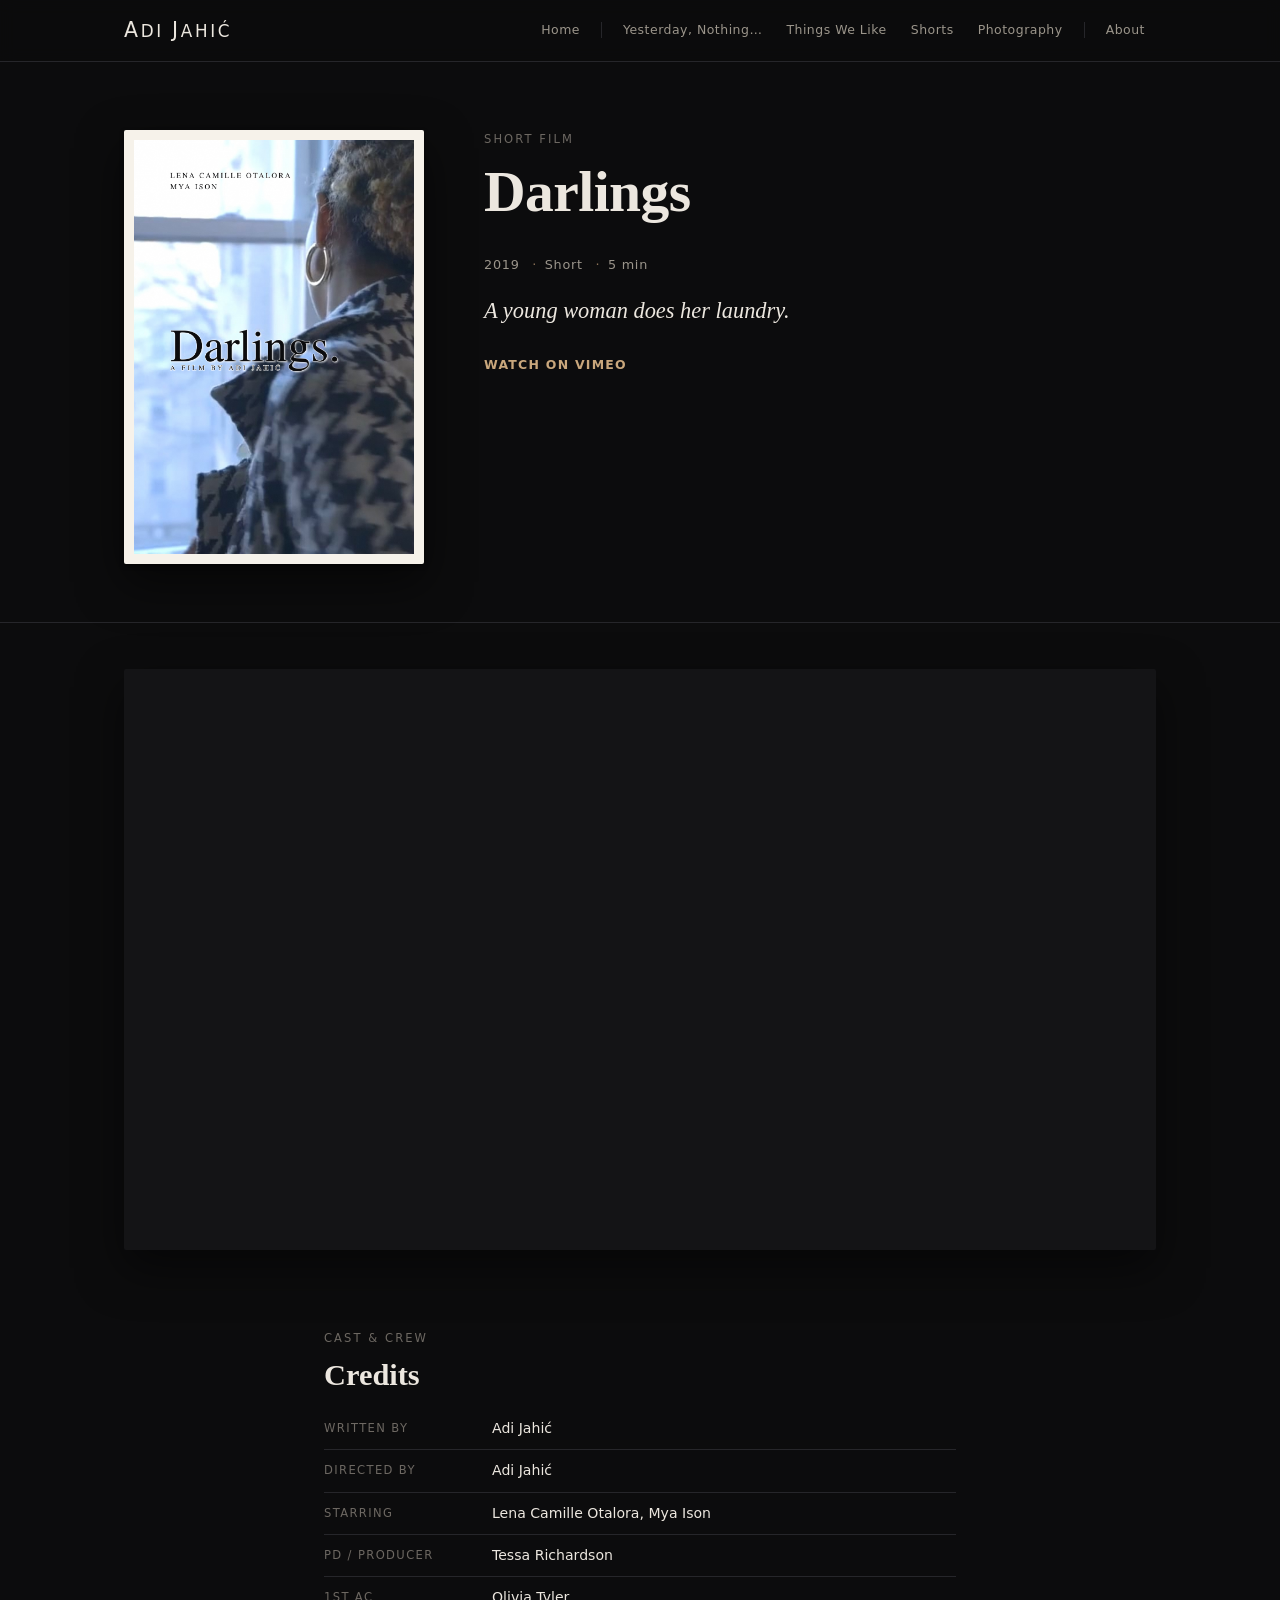
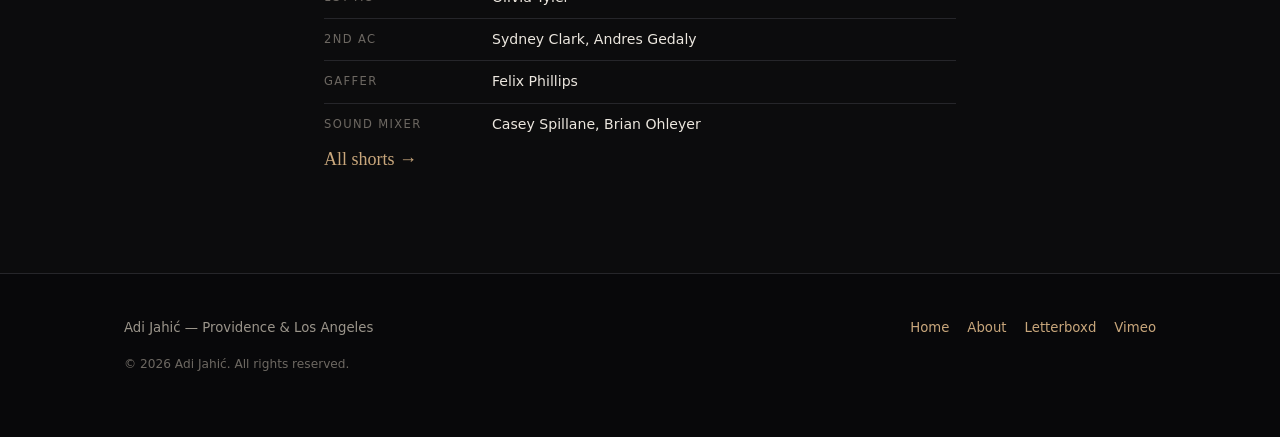
<file: films/darlings.html>
<!DOCTYPE html>
<html lang="en">
<head>
<meta charset="UTF-8">
<meta name="viewport" content="width=device-width, initial-scale=1.0">
<title>Darlings (2019) — Adi Jahić</title>
<meta name="description" content="Darlings (2019), a short film written and directed by Adi Jahić. A young woman does her laundry.">
<meta name="author" content="Adi Jahić">
<link rel="icon" href="../images/favicon_io/favicon.ico" sizes="any">
<link rel="icon" href="../images/favicon_io/favicon-32x32.png" sizes="32x32" type="image/png">
<link rel="icon" href="../images/favicon_io/favicon-16x16.png" sizes="16x16" type="image/png">
<link rel="apple-touch-icon" href="../images/favicon_io/apple-touch-icon.png">
<link rel="manifest" href="../images/favicon_io/site.webmanifest">
<link rel="canonical" href="https://filmsbyadijahic.com/films/darlings.html">
<meta property="og:url" content="https://filmsbyadijahic.com/films/darlings.html">
<meta property="og:type" content="video.movie">
<meta property="og:title" content="Darlings (2019)">
<meta property="og:description" content="A young woman does her laundry.">
<meta property="og:image" content="../images/darlings-poster.jpg">
<link rel="stylesheet" href="../css/styles.css?v=202610021731">
</head>
<body>

<!-- ======================= HEADER / NAV ======================= -->
<header class="site-header">
  <nav class="nav-inner" aria-label="Main">
    <a class="brand" href="/"><span class="brand-cap">A</span>di <span class="brand-cap">J</span>ahić</a>
    <button class="nav-toggle" type="button" aria-expanded="false" aria-controls="nav-links">Menu</button>
    <ul class="nav-links" id="nav-links">
      <li><a href="/">Home</a></li>
      <li class="nav-sep" aria-hidden="true"></li>
      <li><a href="yesterday-nothing-in-my-life-changed.html" title="Yesterday, Nothing In My Life Changed">Yesterday, Nothing&hellip;</a></li>
      <li><a href="things-we-like.html">Things We Like</a></li>
      <li><a href="shorts.html">Shorts</a></li>
      <li><a href="../photography.html">Photography</a></li>
      <li class="nav-sep" aria-hidden="true"></li>
      <li><a href="../about.html">About</a></li>
    </ul>
  </nav>
</header>

<main>

  <!-- ======================= FILM HERO ======================= -->
  <section class="film-hero">
    <div class="film-hero-inner">
      <div class="poster">
        <img src="../images/darlings-poster.jpg" alt="Poster for Darlings: a woman at a window, seen from behind." width="810" height="1200">
      </div>
      <div>
        <p class="eyebrow">Short film</p>
        <h1>Darlings</h1>
        <p class="film-meta">
          <span>2019</span>
          <span>Short</span>
          <span>5 min</span>
        </p>
        <p class="hero-logline">A young woman does her laundry.</p>
        <div class="btn-row">
          <a class="btn btn-primary" href="https://vimeo.com/adijahic/darlings" target="_blank" rel="noopener">Watch on Vimeo</a>
        </div>
      </div>
    </div>
  </section>

  <!-- ======================= FILM ======================= -->
  <div class="banner-wrap">
    <div class="video-embed">
      <iframe src="https://player.vimeo.com/video/1232074812?h=01bf9bae08"
              title="Darlings (2019)"
              allow="autoplay; fullscreen; picture-in-picture; clipboard-write; encrypted-media"
              referrerpolicy="strict-origin-when-cross-origin"
              allowfullscreen loading="lazy"></iframe>
    </div>
  </div>

  <!-- ======================= CAST & CREW ======================= -->
  <section class="section">
    <div class="wrap-prose">
      <p class="eyebrow">Cast &amp; crew</p>
      <h2>Credits</h2>
      <ul class="credits">
        <li><span class="role">Written by</span><span class="name">Adi Jahić</span></li>
        <li><span class="role">Directed by</span><span class="name">Adi Jahić</span></li>
        <li><span class="role">Starring</span><span class="name">Lena Camille Otalora, Mya Ison</span></li>
        <li><span class="role">PD / Producer</span><span class="name">Tessa Richardson</span></li>
        <li><span class="role">1st AC</span><span class="name">Olivia Tyler</span></li>
        <li><span class="role">2nd AC</span><span class="name">Sydney Clark, Andres Gedaly</span></li>
        <li><span class="role">Gaffer</span><span class="name">Felix Phillips</span></li>
        <li><span class="role">Sound mixer</span><span class="name">Casey Spillane, Brian Ohleyer</span></li>
      </ul>
      <p><a href="shorts.html">All shorts &rarr;</a></p>
    </div>
  </section>

</main>

<!-- ======================= FOOTER ======================= -->
<footer class="site-footer">
  <div class="footer-inner">
    <div>
      <p>Adi Jahić &mdash; Providence &amp; Los Angeles</p>
      <p class="footer-note">&copy; <span data-year>2026</span> Adi Jahić. All rights reserved.</p>
    </div>
    <ul class="footer-links">
      <li><a href="/">Home</a></li>
      <li><a href="../about.html">About</a></li>
      <li><a href="https://letterboxd.com/godspeed_aj/" target="_blank" rel="noopener">Letterboxd</a></li>
      <li><a href="https://vimeo.com/adijahic" target="_blank" rel="noopener">Vimeo</a></li>
    </ul>
  </div>
</footer>

<script src="../js/site.js?v=202610021731"></script>
</body>
</html>
</file>
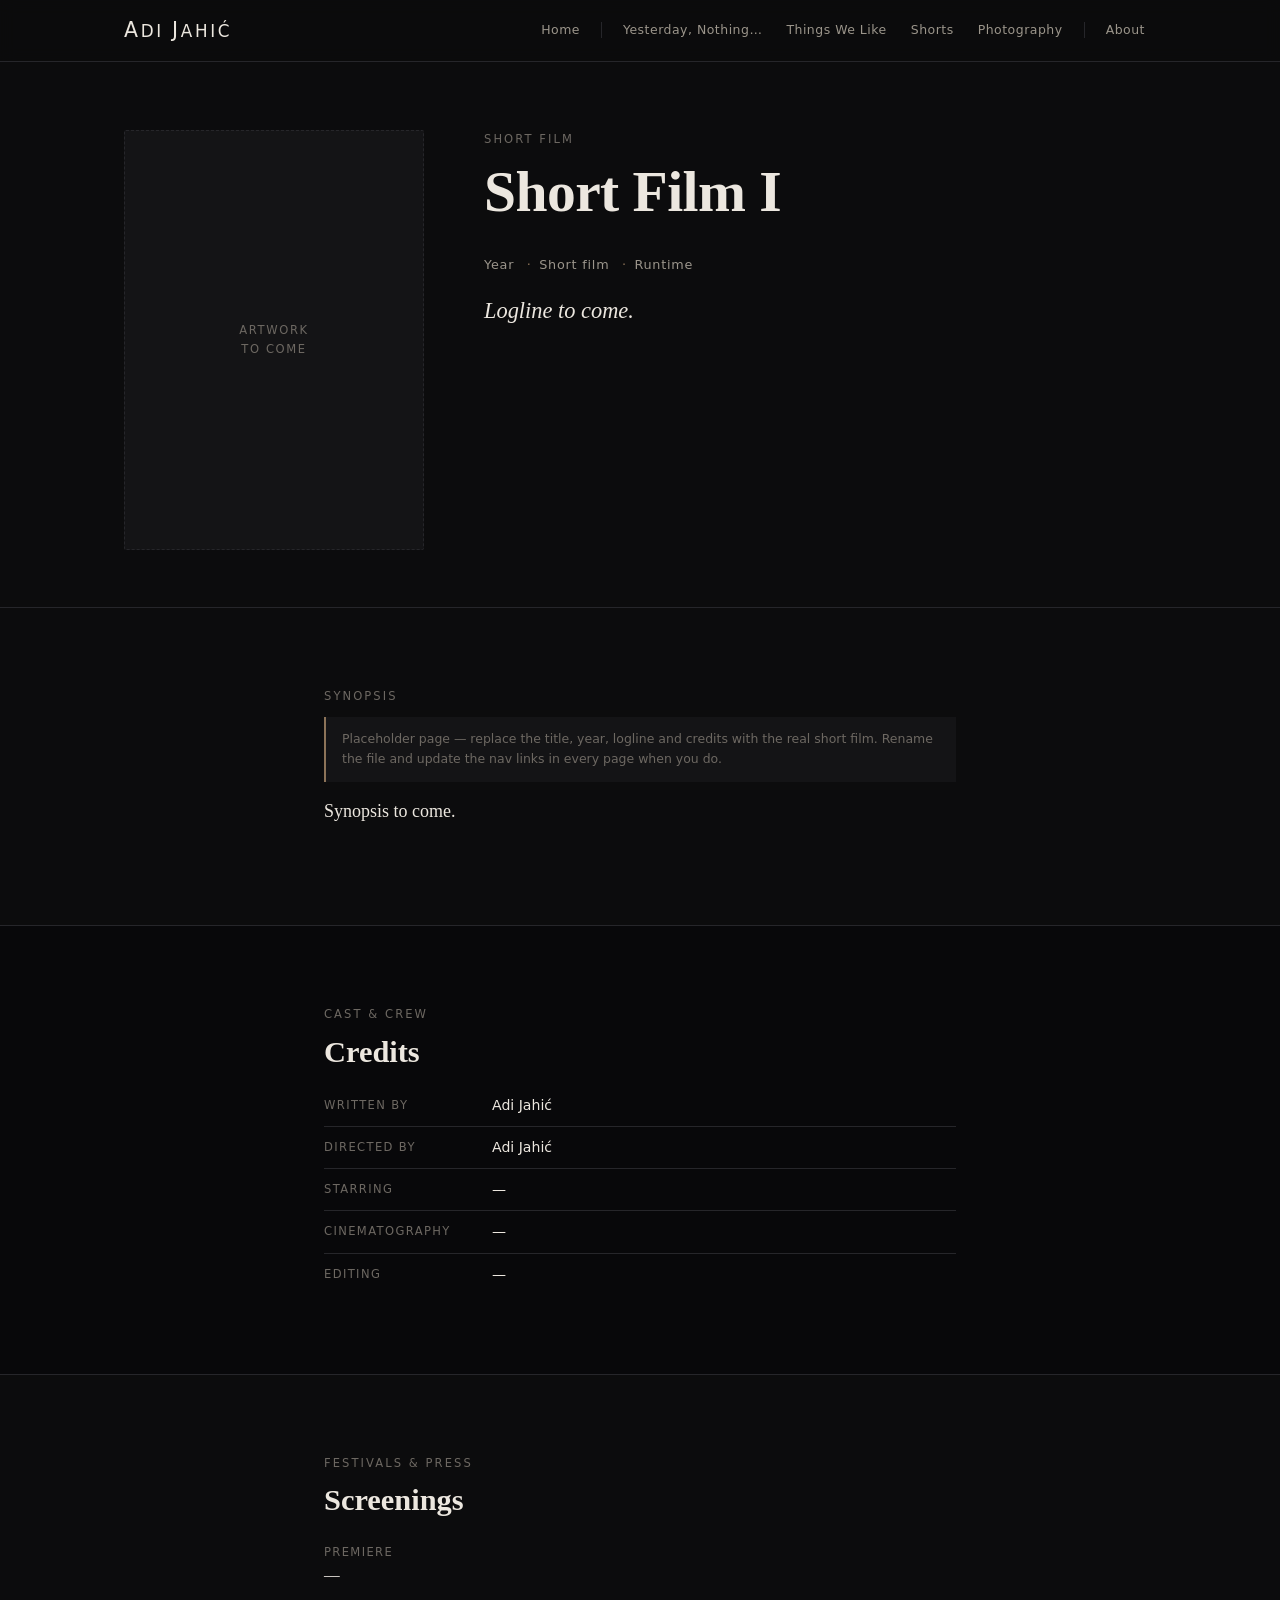
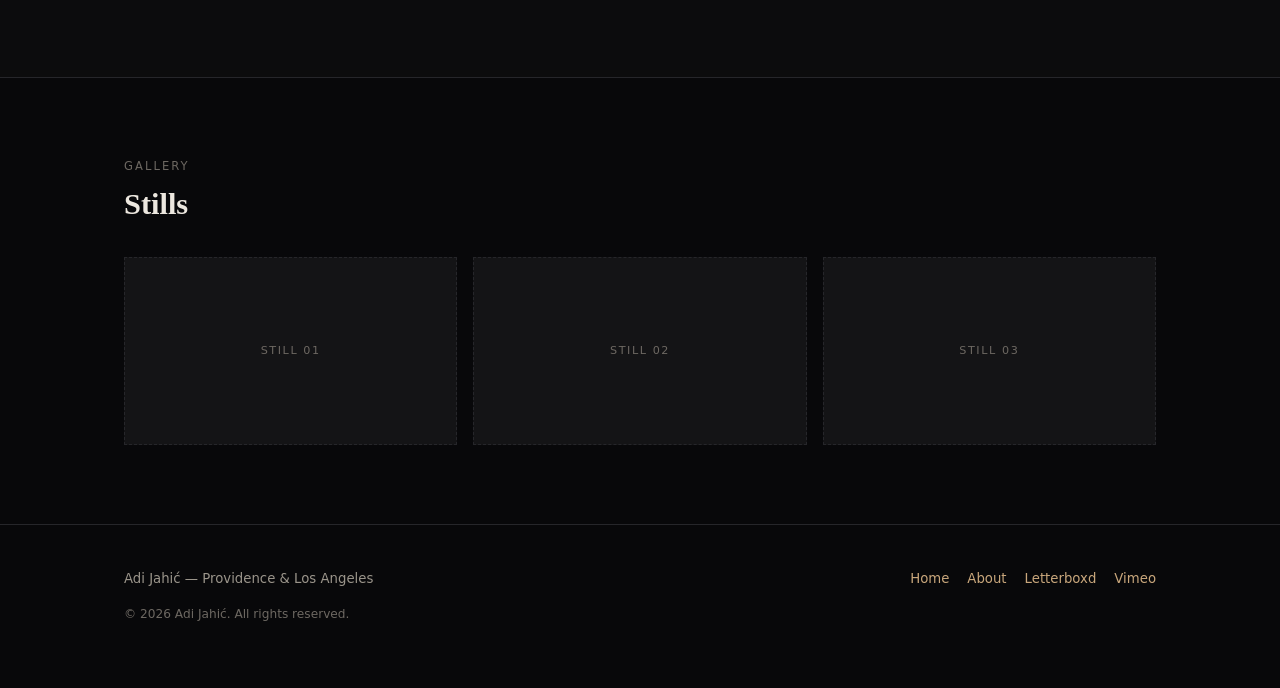
<file: films/short-film-one.html>
<!DOCTYPE html>
<html lang="en">
<head>
<meta charset="UTF-8">
<meta name="viewport" content="width=device-width, initial-scale=1.0">
<meta name="robots" content="noindex">
<title>Short Film I (Year) — Adi Jahić</title>
<meta name="description" content="Short Film I (Year), written and directed by Adi Jahić. Logline to come.">
<meta name="author" content="Adi Jahić">
<link rel="icon" href="../images/favicon_io/favicon.ico" sizes="any">
<link rel="icon" href="../images/favicon_io/favicon-32x32.png" sizes="32x32" type="image/png">
<link rel="icon" href="../images/favicon_io/favicon-16x16.png" sizes="16x16" type="image/png">
<link rel="apple-touch-icon" href="../images/favicon_io/apple-touch-icon.png">
<link rel="manifest" href="../images/favicon_io/site.webmanifest">
<meta property="og:type" content="video.movie">
<meta property="og:title" content="Short Film I (Year)">
<meta property="og:description" content="Logline to come.">
<link rel="stylesheet" href="../css/styles.css?v=202610021731">
</head>
<body>

<header class="site-header">
  <nav class="nav-inner" aria-label="Main">
    <a class="brand" href="/"><span class="brand-cap">A</span>di <span class="brand-cap">J</span>ahić</a>
    <button class="nav-toggle" type="button" aria-expanded="false" aria-controls="nav-links">Menu</button>
    <ul class="nav-links" id="nav-links">
      <li><a href="/">Home</a></li>
      <li class="nav-sep" aria-hidden="true"></li>
      <li><a href="yesterday-nothing-in-my-life-changed.html" title="Yesterday, Nothing In My Life Changed">Yesterday, Nothing&hellip;</a></li>
      <li><a href="things-we-like.html">Things We Like</a></li>
      <li><a href="shorts.html">Shorts</a></li>
      <li><a href="../photography.html">Photography</a></li>
      <li class="nav-sep" aria-hidden="true"></li>
      <li><a href="../about.html">About</a></li>
    </ul>
  </nav>
</header>

<main>

  <section class="film-hero">
    <div class="film-hero-inner">
      <!-- Swap .poster-empty for a real poster:
           <div class="poster"><img src="../images/short-film-one-poster.jpg" alt="Poster for Short Film I"></div> -->
      <div class="poster-empty">Artwork<br>to come</div>
      <div>
        <p class="eyebrow">Short film</p>
        <h1>Short Film I</h1>
        <p class="film-meta">
          <span>Year</span>
          <span>Short film</span>
          <span>Runtime</span>
        </p>
        <p class="hero-logline">Logline to come.</p>
        <div class="btn-row">
          <!-- <a class="btn btn-primary" href="#" target="_blank" rel="noopener">Watch</a> -->
          <!-- <a class="btn" href="#" target="_blank" rel="noopener">Letterboxd</a> -->
        </div>
      </div>
    </div>
  </section>

  <section class="section">
    <div class="wrap-prose">
      <p class="eyebrow">Synopsis</p>
      <div class="todo">Placeholder page &mdash; replace the title, year, logline and credits with the real short film. Rename the file and update the nav links in every page when you do.</div>
      <p>Synopsis to come.</p>
    </div>
  </section>

  <section class="section section-sunken">
    <div class="wrap-prose">
      <p class="eyebrow">Cast &amp; crew</p>
      <h2>Credits</h2>
      <ul class="credits">
        <li><span class="role">Written by</span><span class="name">Adi Jahić</span></li>
        <li><span class="role">Directed by</span><span class="name">Adi Jahić</span></li>
        <li><span class="role">Starring</span><span class="name">&mdash;</span></li>
        <li><span class="role">Cinematography</span><span class="name">&mdash;</span></li>
        <li><span class="role">Editing</span><span class="name">&mdash;</span></li>
      </ul>
    </div>
  </section>

  <section class="section">
    <div class="wrap-prose">
      <p class="eyebrow">Festivals &amp; press</p>
      <h2>Screenings</h2>
      <ul class="list-plain">
        <li><span class="source">Premiere</span>&mdash;</li>
      </ul>
    </div>
  </section>

  <section class="section section-sunken">
    <div class="wrap">
      <div class="section-head">
        <p class="eyebrow">Gallery</p>
        <h2>Stills</h2>
      </div>
      <ul class="stills">
        <li class="still-empty">Still 01</li>
        <li class="still-empty">Still 02</li>
        <li class="still-empty">Still 03</li>
      </ul>
    </div>
  </section>

</main>

<footer class="site-footer">
  <div class="footer-inner">
    <div>
      <p>Adi Jahić &mdash; Providence &amp; Los Angeles</p>
      <p class="footer-note">&copy; <span data-year>2026</span> Adi Jahić. All rights reserved.</p>
    </div>
    <ul class="footer-links">
      <li><a href="/">Home</a></li>
      <li><a href="../about.html">About</a></li>
      <li><a href="https://letterboxd.com/godspeed_aj/" target="_blank" rel="noopener">Letterboxd</a></li>
      <li><a href="https://vimeo.com/adijahic" target="_blank" rel="noopener">Vimeo</a></li>
    </ul>
  </div>
</footer>

<script src="../js/site.js?v=202610021731"></script>
</body>
</html>
</file>
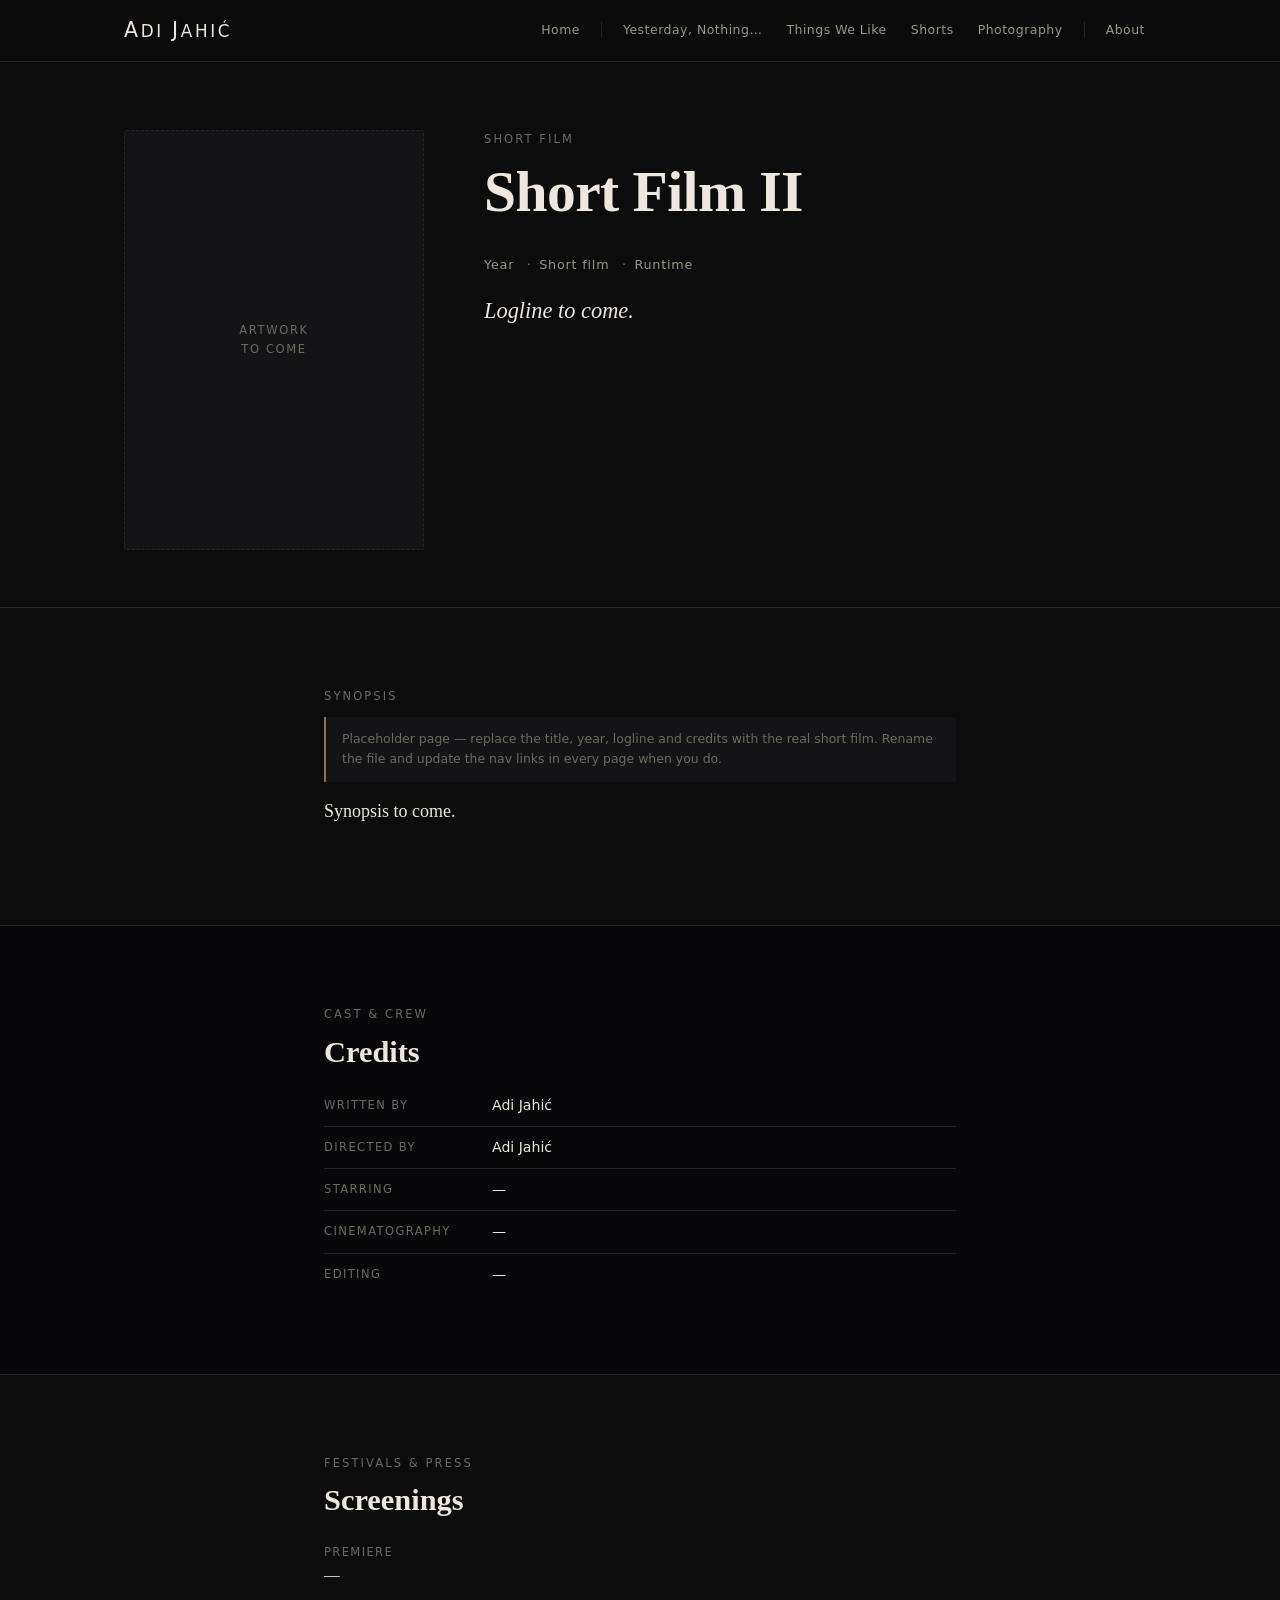
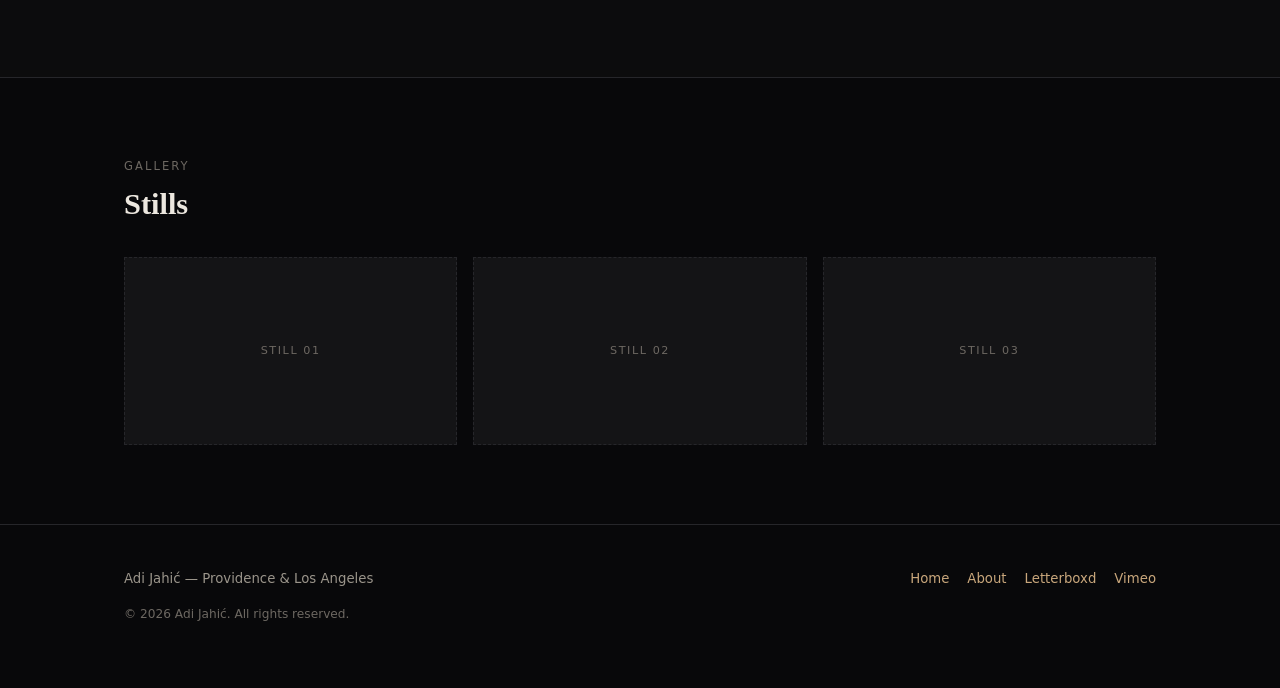
<file: films/short-film-two.html>
<!DOCTYPE html>
<html lang="en">
<head>
<meta charset="UTF-8">
<meta name="viewport" content="width=device-width, initial-scale=1.0">
<meta name="robots" content="noindex">
<title>Short Film II (Year) — Adi Jahić</title>
<meta name="description" content="Short Film II (Year), written and directed by Adi Jahić. Logline to come.">
<meta name="author" content="Adi Jahić">
<link rel="icon" href="../images/favicon_io/favicon.ico" sizes="any">
<link rel="icon" href="../images/favicon_io/favicon-32x32.png" sizes="32x32" type="image/png">
<link rel="icon" href="../images/favicon_io/favicon-16x16.png" sizes="16x16" type="image/png">
<link rel="apple-touch-icon" href="../images/favicon_io/apple-touch-icon.png">
<link rel="manifest" href="../images/favicon_io/site.webmanifest">
<meta property="og:type" content="video.movie">
<meta property="og:title" content="Short Film II (Year)">
<meta property="og:description" content="Logline to come.">
<link rel="stylesheet" href="../css/styles.css?v=202610021731">
</head>
<body>

<header class="site-header">
  <nav class="nav-inner" aria-label="Main">
    <a class="brand" href="/"><span class="brand-cap">A</span>di <span class="brand-cap">J</span>ahić</a>
    <button class="nav-toggle" type="button" aria-expanded="false" aria-controls="nav-links">Menu</button>
    <ul class="nav-links" id="nav-links">
      <li><a href="/">Home</a></li>
      <li class="nav-sep" aria-hidden="true"></li>
      <li><a href="yesterday-nothing-in-my-life-changed.html" title="Yesterday, Nothing In My Life Changed">Yesterday, Nothing&hellip;</a></li>
      <li><a href="things-we-like.html">Things We Like</a></li>
      <li><a href="shorts.html">Shorts</a></li>
      <li><a href="../photography.html">Photography</a></li>
      <li class="nav-sep" aria-hidden="true"></li>
      <li><a href="../about.html">About</a></li>
    </ul>
  </nav>
</header>

<main>

  <section class="film-hero">
    <div class="film-hero-inner">
      <!-- Swap .poster-empty for a real poster:
           <div class="poster"><img src="../images/short-film-two-poster.jpg" alt="Poster for Short Film II"></div> -->
      <div class="poster-empty">Artwork<br>to come</div>
      <div>
        <p class="eyebrow">Short film</p>
        <h1>Short Film II</h1>
        <p class="film-meta">
          <span>Year</span>
          <span>Short film</span>
          <span>Runtime</span>
        </p>
        <p class="hero-logline">Logline to come.</p>
        <div class="btn-row">
          <!-- <a class="btn btn-primary" href="#" target="_blank" rel="noopener">Watch</a> -->
          <!-- <a class="btn" href="#" target="_blank" rel="noopener">Letterboxd</a> -->
        </div>
      </div>
    </div>
  </section>

  <section class="section">
    <div class="wrap-prose">
      <p class="eyebrow">Synopsis</p>
      <div class="todo">Placeholder page &mdash; replace the title, year, logline and credits with the real short film. Rename the file and update the nav links in every page when you do.</div>
      <p>Synopsis to come.</p>
    </div>
  </section>

  <section class="section section-sunken">
    <div class="wrap-prose">
      <p class="eyebrow">Cast &amp; crew</p>
      <h2>Credits</h2>
      <ul class="credits">
        <li><span class="role">Written by</span><span class="name">Adi Jahić</span></li>
        <li><span class="role">Directed by</span><span class="name">Adi Jahić</span></li>
        <li><span class="role">Starring</span><span class="name">&mdash;</span></li>
        <li><span class="role">Cinematography</span><span class="name">&mdash;</span></li>
        <li><span class="role">Editing</span><span class="name">&mdash;</span></li>
      </ul>
    </div>
  </section>

  <section class="section">
    <div class="wrap-prose">
      <p class="eyebrow">Festivals &amp; press</p>
      <h2>Screenings</h2>
      <ul class="list-plain">
        <li><span class="source">Premiere</span>&mdash;</li>
      </ul>
    </div>
  </section>

  <section class="section section-sunken">
    <div class="wrap">
      <div class="section-head">
        <p class="eyebrow">Gallery</p>
        <h2>Stills</h2>
      </div>
      <ul class="stills">
        <li class="still-empty">Still 01</li>
        <li class="still-empty">Still 02</li>
        <li class="still-empty">Still 03</li>
      </ul>
    </div>
  </section>

</main>

<footer class="site-footer">
  <div class="footer-inner">
    <div>
      <p>Adi Jahić &mdash; Providence &amp; Los Angeles</p>
      <p class="footer-note">&copy; <span data-year>2026</span> Adi Jahić. All rights reserved.</p>
    </div>
    <ul class="footer-links">
      <li><a href="/">Home</a></li>
      <li><a href="../about.html">About</a></li>
      <li><a href="https://letterboxd.com/godspeed_aj/" target="_blank" rel="noopener">Letterboxd</a></li>
      <li><a href="https://vimeo.com/adijahic" target="_blank" rel="noopener">Vimeo</a></li>
    </ul>
  </div>
</footer>

<script src="../js/site.js?v=202610021731"></script>
</body>
</html>
</file>
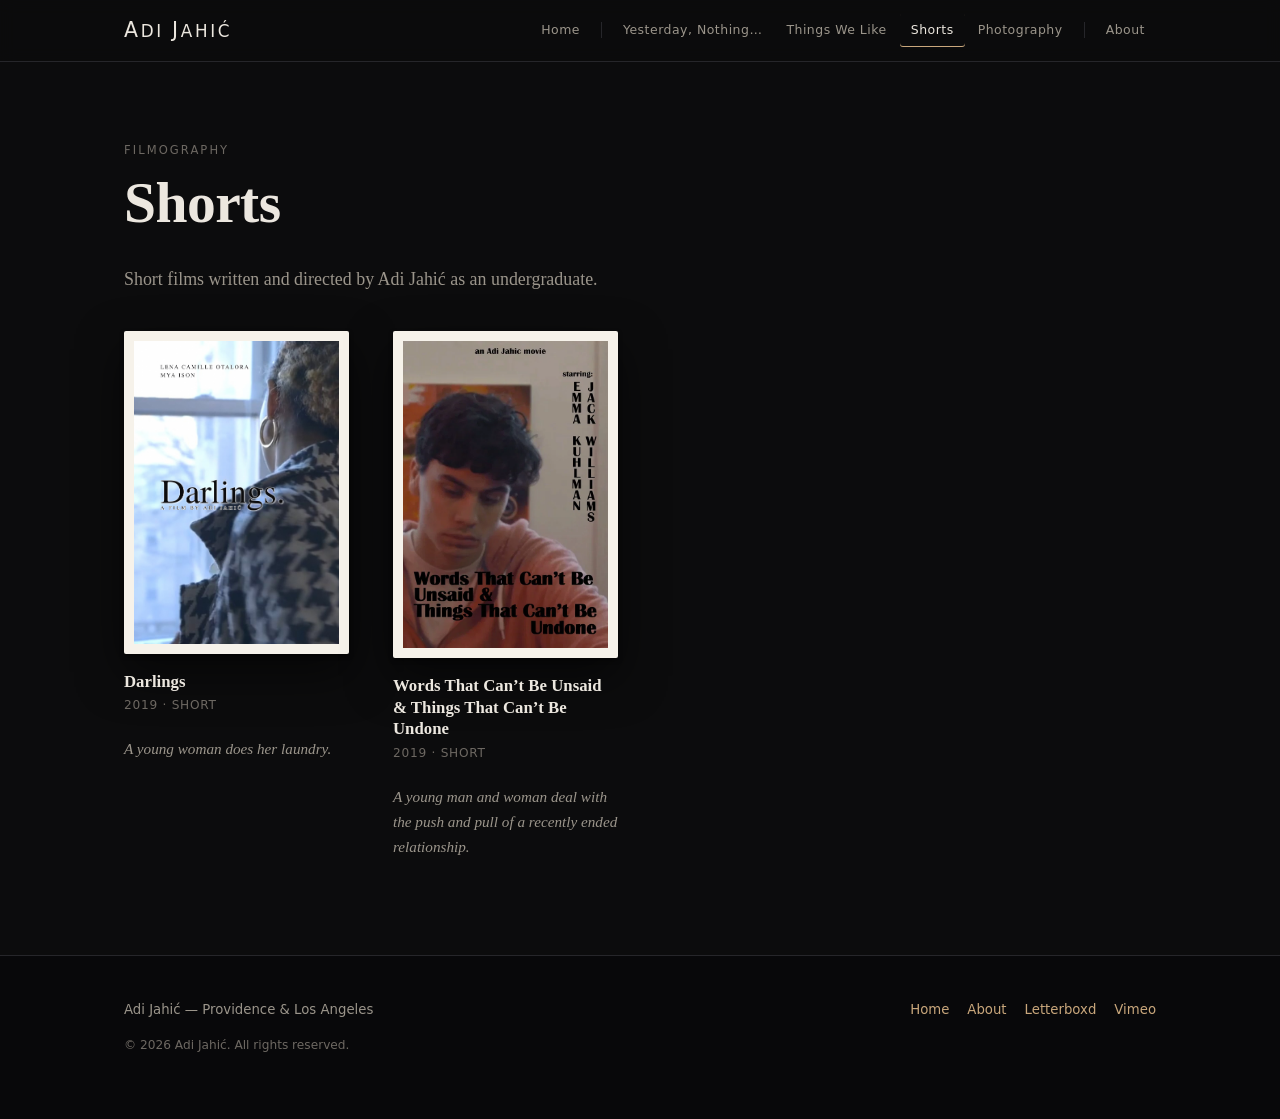
<file: films/shorts.html>
<!DOCTYPE html>
<html lang="en">
<head>
<meta charset="UTF-8">
<meta name="viewport" content="width=device-width, initial-scale=1.0">
<title>Shorts — Adi Jahić</title>
<meta name="description" content="Short films written and directed by Adi Jahić as an undergraduate: Darlings and Words That Can’t Be Unsaid &amp; Things That Can’t Be Undone (2019).">
<meta name="author" content="Adi Jahić">
<link rel="icon" href="../images/favicon_io/favicon.ico" sizes="any">
<link rel="icon" href="../images/favicon_io/favicon-32x32.png" sizes="32x32" type="image/png">
<link rel="icon" href="../images/favicon_io/favicon-16x16.png" sizes="16x16" type="image/png">
<link rel="apple-touch-icon" href="../images/favicon_io/apple-touch-icon.png">
<link rel="manifest" href="../images/favicon_io/site.webmanifest">
<link rel="canonical" href="https://filmsbyadijahic.com/films/shorts.html">
<meta property="og:url" content="https://filmsbyadijahic.com/films/shorts.html">
<meta property="og:type" content="website">
<meta property="og:title" content="Shorts">
<meta property="og:description" content="Short films written and directed by Adi Jahić as an undergraduate.">
<meta property="og:image" content="../images/darlings-poster.jpg">
<link rel="stylesheet" href="../css/styles.css?v=202610021731">
</head>
<body>

<!-- ======================= HEADER / NAV ======================= -->
<header class="site-header">
  <nav class="nav-inner" aria-label="Main">
    <a class="brand" href="/"><span class="brand-cap">A</span>di <span class="brand-cap">J</span>ahić</a>
    <button class="nav-toggle" type="button" aria-expanded="false" aria-controls="nav-links">Menu</button>
    <ul class="nav-links" id="nav-links">
      <li><a href="/">Home</a></li>
      <li class="nav-sep" aria-hidden="true"></li>
      <li><a href="yesterday-nothing-in-my-life-changed.html" title="Yesterday, Nothing In My Life Changed">Yesterday, Nothing&hellip;</a></li>
      <li><a href="things-we-like.html">Things We Like</a></li>
      <li><a href="shorts.html" aria-current="page">Shorts</a></li>
      <li><a href="../photography.html">Photography</a></li>
      <li class="nav-sep" aria-hidden="true"></li>
      <li><a href="../about.html">About</a></li>
    </ul>
  </nav>
</header>

<main>

  <!-- ======================= SHORTS INDEX ======================= -->
  <section class="section">
    <div class="wrap">
      <div class="section-head">
        <p class="eyebrow">Filmography</p>
        <h1>Shorts</h1>
        <p class="lede">Short films written and directed by Adi Jahić as an undergraduate.</p>
      </div>

      <ul class="film-grid">
        <li>
          <a class="poster" href="darlings.html">
            <img src="../images/darlings-poster.jpg" alt="Poster for Darlings: a woman at a window, seen from behind." width="810" height="1200">
          </a>
          <p class="film-card-title"><a href="darlings.html">Darlings</a></p>
          <p class="film-card-meta">2019 &middot; Short</p>
          <p class="film-card-logline">A young woman does her laundry.</p>
        </li>

        <li>
          <a class="poster" href="words-that-cant-be-unsaid.html">
            <img src="../images/wordsthat.webp" alt="Poster for Words That Can’t Be Unsaid &amp; Things That Can’t Be Undone: a young man looking down, in a room with an orange painting behind him." width="600" height="900">
          </a>
          <p class="film-card-title"><a href="words-that-cant-be-unsaid.html">Words That Can’t Be Unsaid &amp; Things That Can’t Be Undone</a></p>
          <p class="film-card-meta">2019 &middot; Short</p>
          <p class="film-card-logline">A young man and woman deal with the push and pull of a recently ended relationship.</p>
        </li>
      </ul>
    </div>
  </section>

</main>

<!-- ======================= FOOTER ======================= -->
<footer class="site-footer">
  <div class="footer-inner">
    <div>
      <p>Adi Jahić &mdash; Providence &amp; Los Angeles</p>
      <p class="footer-note">&copy; <span data-year>2026</span> Adi Jahić. All rights reserved.</p>
    </div>
    <ul class="footer-links">
      <li><a href="/">Home</a></li>
      <li><a href="../about.html">About</a></li>
      <li><a href="https://letterboxd.com/godspeed_aj/" target="_blank" rel="noopener">Letterboxd</a></li>
      <li><a href="https://vimeo.com/adijahic" target="_blank" rel="noopener">Vimeo</a></li>
    </ul>
  </div>
</footer>

<script src="../js/site.js?v=202610021731"></script>
</body>
</html>
</file>
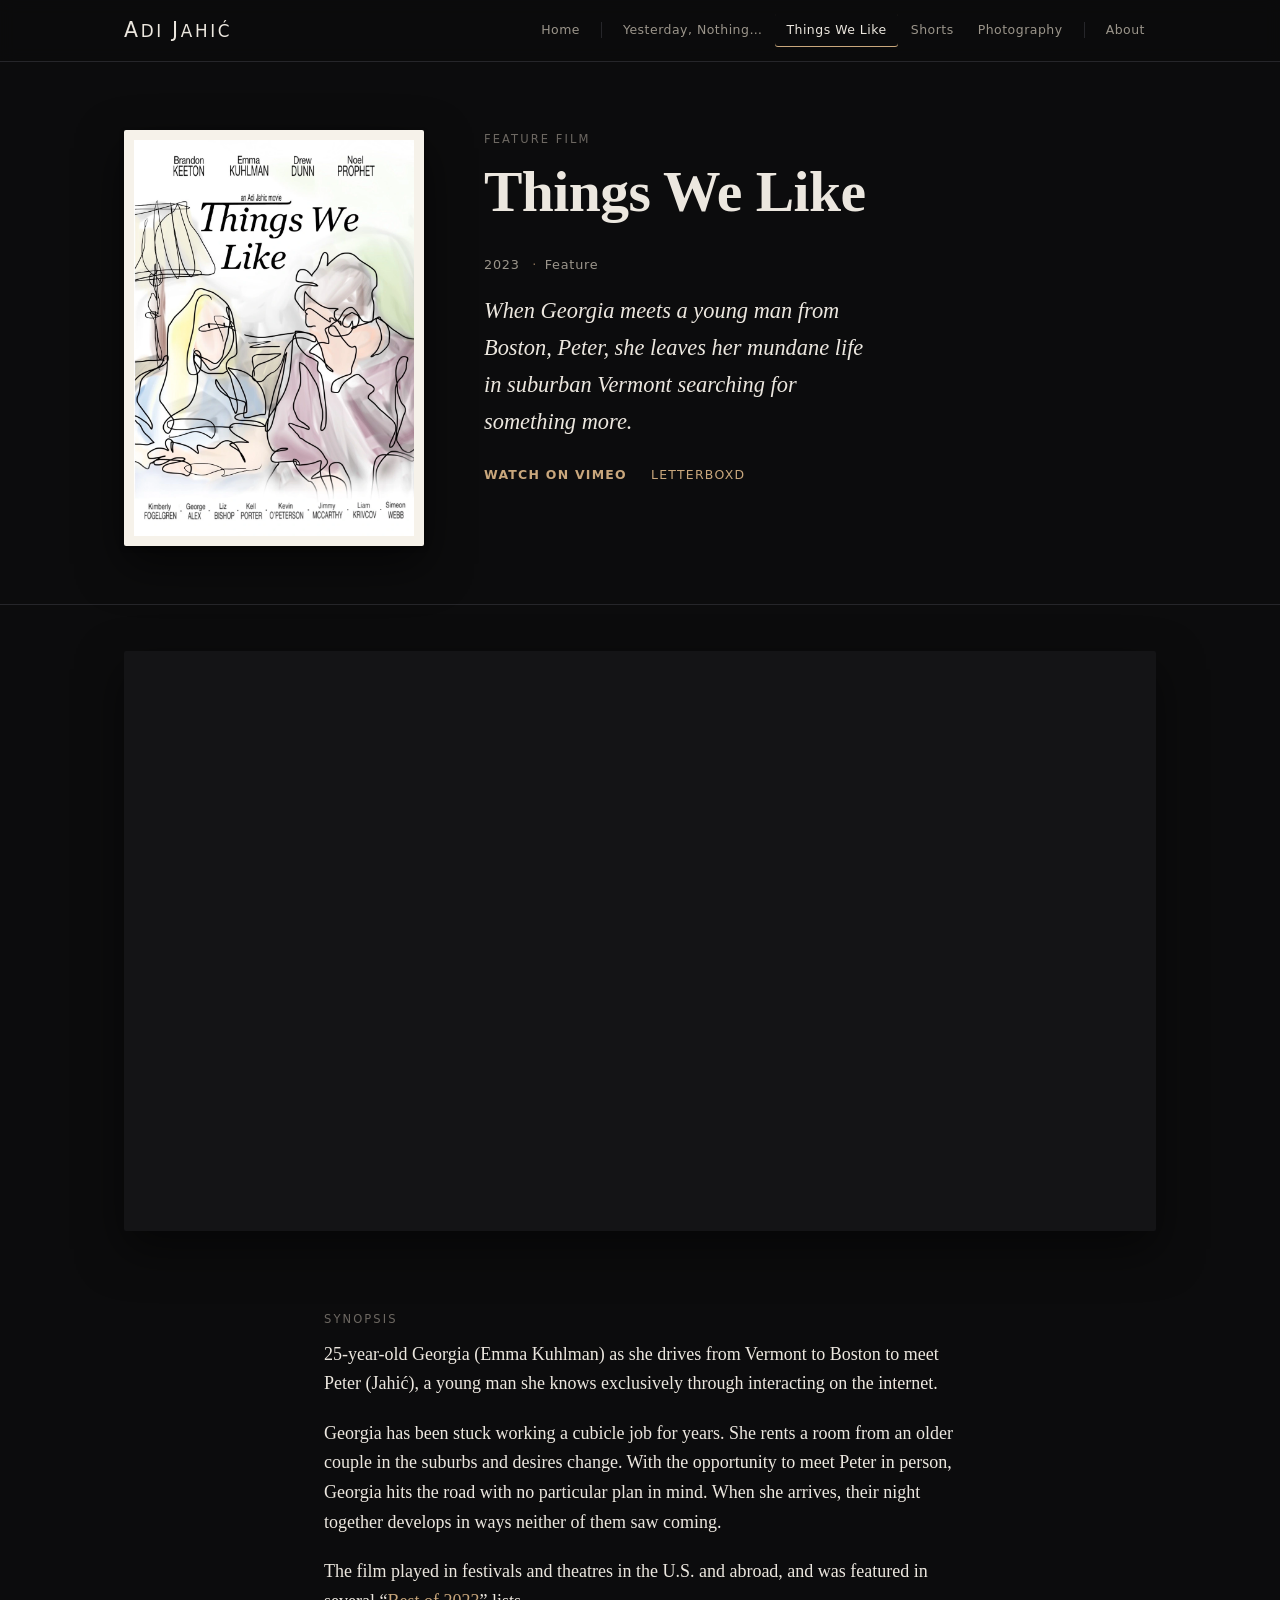
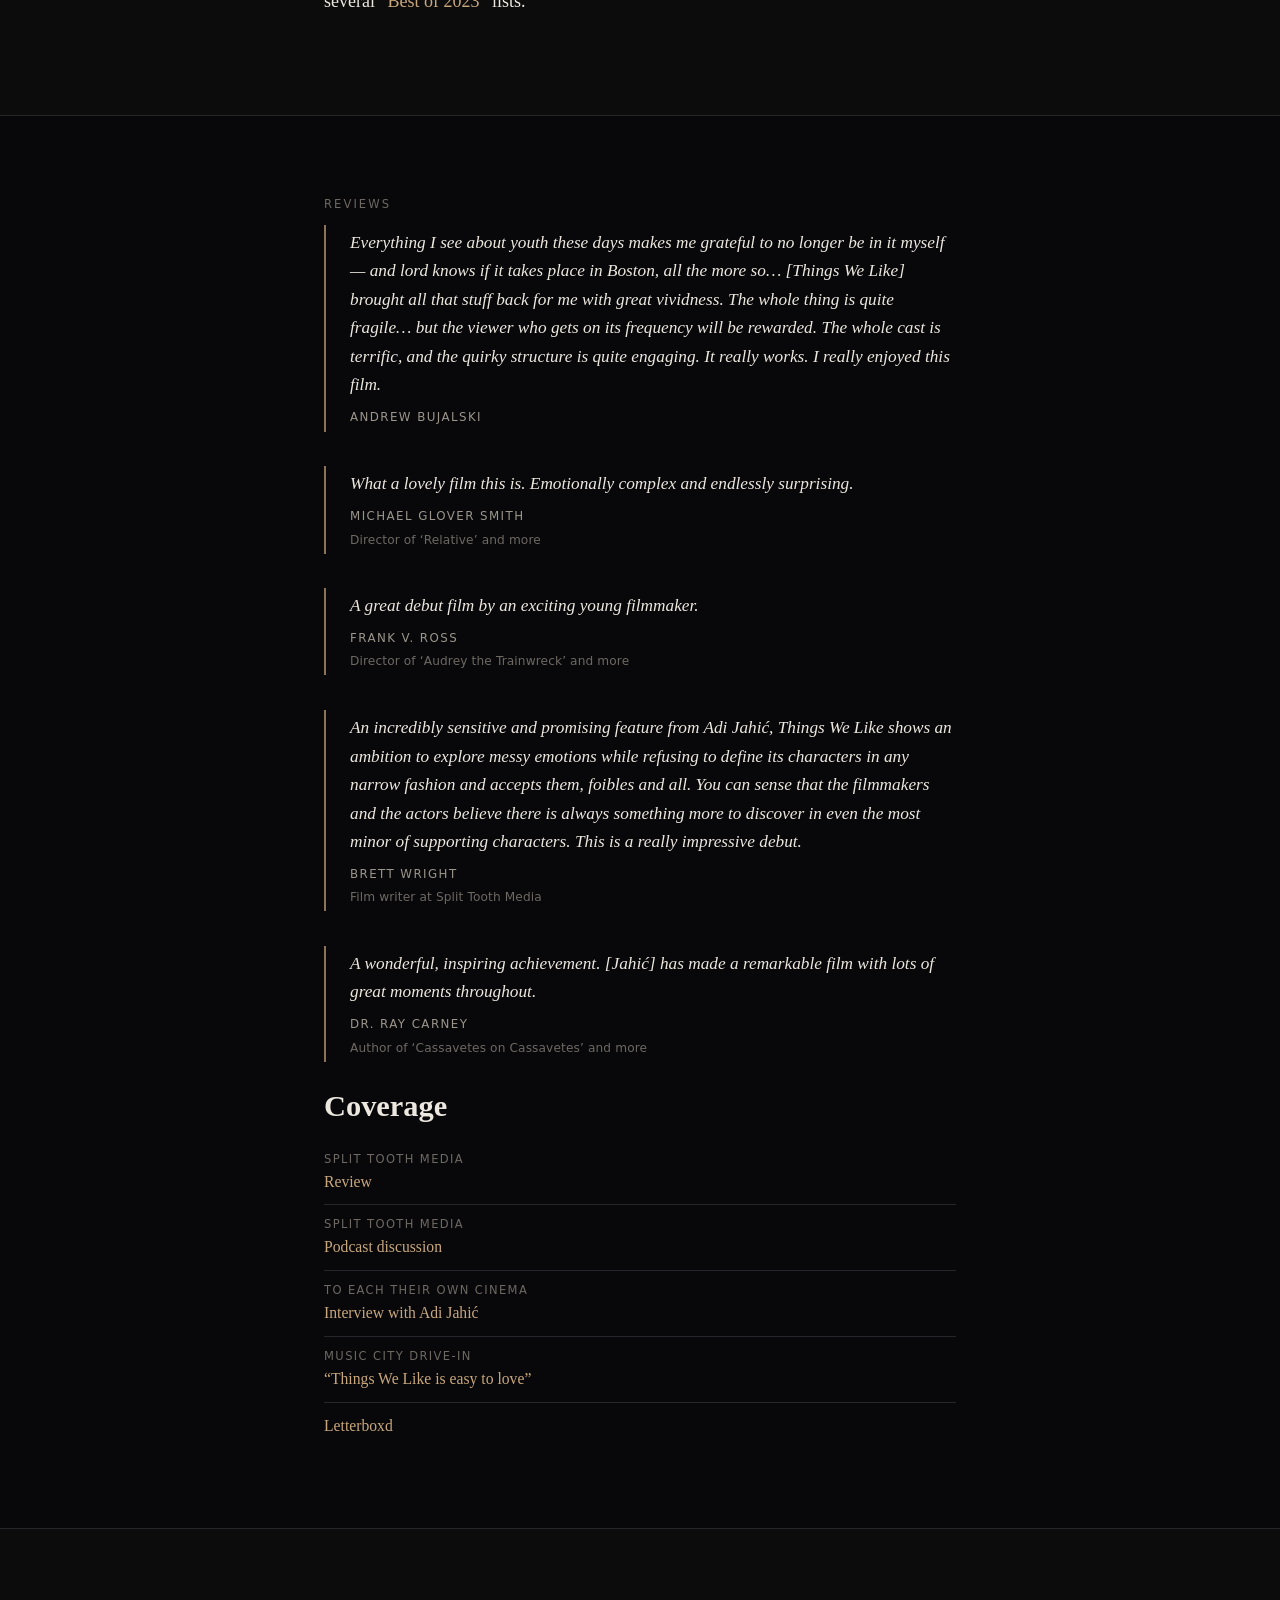
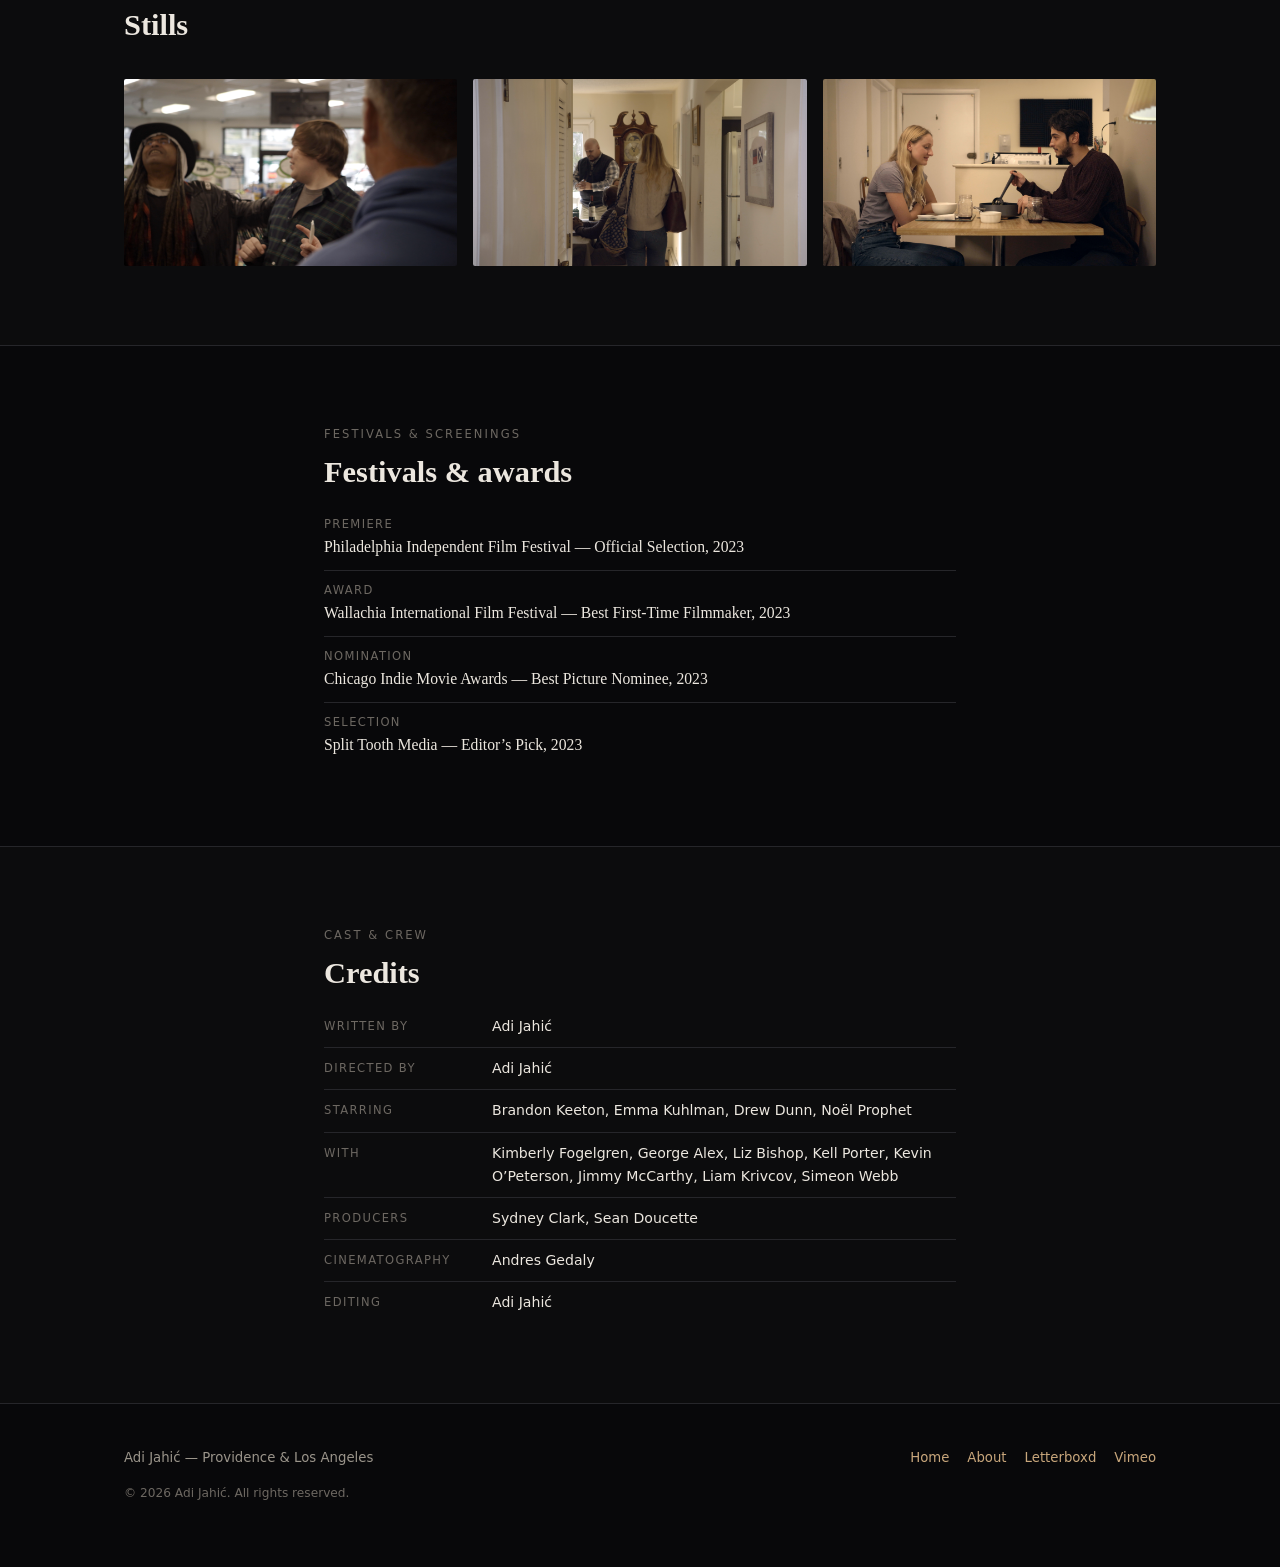
<file: films/things-we-like.html>
<!DOCTYPE html>
<html lang="en">
<head>
<meta charset="UTF-8">
<meta name="viewport" content="width=device-width, initial-scale=1.0">
<title>Things We Like (2023) — Adi Jahić</title>
<meta name="description" content="Things We Like (2023), written and directed by Adi Jahić. Premiered at the Philadelphia Independent Film Festival and featured in several Best of 2023 lists.">
<meta name="author" content="Adi Jahić">
<link rel="icon" href="../images/favicon_io/favicon.ico" sizes="any">
<link rel="icon" href="../images/favicon_io/favicon-32x32.png" sizes="32x32" type="image/png">
<link rel="icon" href="../images/favicon_io/favicon-16x16.png" sizes="16x16" type="image/png">
<link rel="apple-touch-icon" href="../images/favicon_io/apple-touch-icon.png">
<link rel="manifest" href="../images/favicon_io/site.webmanifest">
<link rel="canonical" href="https://filmsbyadijahic.com/films/things-we-like.html">
<meta property="og:url" content="https://filmsbyadijahic.com/films/things-we-like.html">
<meta property="og:type" content="video.movie">
<meta property="og:title" content="Things We Like (2023)">
<meta property="og:description" content="When Georgia meets a young man from Boston, Peter, she leaves her mundane life in suburban Vermont searching for something more.">
<meta property="og:image" content="../images/things-we-like-poster.webp">
<link rel="stylesheet" href="../css/styles.css?v=202610021731">
</head>
<body>

<header class="site-header">
  <nav class="nav-inner" aria-label="Main">
    <a class="brand" href="/"><span class="brand-cap">A</span>di <span class="brand-cap">J</span>ahić</a>
    <button class="nav-toggle" type="button" aria-expanded="false" aria-controls="nav-links">Menu</button>
    <ul class="nav-links" id="nav-links">
      <li><a href="/">Home</a></li>
      <li class="nav-sep" aria-hidden="true"></li>
      <li><a href="yesterday-nothing-in-my-life-changed.html" title="Yesterday, Nothing In My Life Changed">Yesterday, Nothing&hellip;</a></li>
      <li><a href="things-we-like.html" aria-current="page">Things We Like</a></li>
      <li><a href="shorts.html">Shorts</a></li>
      <li><a href="../photography.html">Photography</a></li>
      <li class="nav-sep" aria-hidden="true"></li>
      <li><a href="../about.html">About</a></li>
    </ul>
  </nav>
</header>

<main>

  <!-- ======================= FILM HERO ======================= -->
  <section class="film-hero">
    <div class="film-hero-inner">
      <div class="poster">
        <img src="../images/things-we-like-poster.webp" alt="Poster for Things We Like: a line drawing of two people sitting beside a lamp." width="904" height="1280">
      </div>
      <div>
        <p class="eyebrow">Feature film</p>
        <h1>Things We Like</h1>
        <p class="film-meta">
          <span>2023</span>
          <span>Feature</span>
          <!-- TODO: add runtime and format, e.g. <span>88 min</span> -->
        </p>
        <p class="hero-logline">When Georgia meets a young man from Boston, Peter, she leaves her mundane life in suburban Vermont searching for something more.</p>
        <div class="btn-row">
          <a class="btn btn-primary" href="https://vimeo.com/adijahic/thingswelike" target="_blank" rel="noopener">Watch on Vimeo</a>
          <a class="btn" href="https://letterboxd.com/film/things-we-like/" target="_blank" rel="noopener">Letterboxd</a>
        </div>
      </div>
    </div>
  </section>

  <!-- ======================= FILM ======================= -->
  <div class="banner-wrap">
    <div class="video-embed">
      <iframe src="https://player.vimeo.com/video/1066784561"
              title="Things We Like (2023)"
              allow="autoplay; fullscreen; picture-in-picture; clipboard-write; encrypted-media"
              referrerpolicy="strict-origin-when-cross-origin"
              allowfullscreen loading="lazy"></iframe>
    </div>
  </div>

  <!-- ======================= SYNOPSIS ======================= -->
  <section class="section">
    <div class="wrap-prose">
      <p class="eyebrow">Synopsis</p>
      <p>25-year-old Georgia (Emma Kuhlman) as she drives from Vermont to Boston to meet
      Peter (Jahić), a young man she knows exclusively through interacting on the internet.</p>
      <p>Georgia has been stuck working a cubicle job for years. She rents a room from an older
      couple in the suburbs and desires change. With the opportunity to meet Peter in person,
      Georgia hits the road with no particular plan in mind. When she arrives, their night
      together develops in ways neither of them saw coming.</p>
      <p>
        The film played in festivals and theatres in the U.S. and abroad, and was featured in several
        &ldquo;<a href="https://letterboxd.com/michaelgsmith/list/favorite-features-of-2023/" target="_blank" rel="noopener">Best of 2023</a>&rdquo; lists.
      </p>
    </div>
  </section>

  <!-- ======================= PRESS QUOTE ======================= -->
  <section class="section section-sunken">
    <div class="wrap-prose">
      <p class="eyebrow">Reviews</p>
      <blockquote class="quote">
        Everything I see about youth these days makes me grateful to no longer be in it myself &mdash; and lord
        knows if it takes place in Boston, all the more so&hellip; [<em>Things We Like</em>] brought all that stuff
        back for me with great vividness. The whole thing is quite fragile&hellip; but the viewer who gets on its
        frequency will be rewarded. The whole cast is terrific, and the quirky structure is quite engaging.
        It really works. I really enjoyed this film.
        <cite><a href="https://en.wikipedia.org/wiki/Andrew_Bujalski" target="_blank" rel="noopener">Andrew Bujalski</a></cite>
      </blockquote>

      <blockquote class="quote">
        What a lovely film this is. Emotionally complex and endlessly surprising.
        <cite>Michael Glover Smith<span class="cite-role">Director of ‘Relative’ and more</span></cite>
      </blockquote>

      <blockquote class="quote">
        A great debut film by an exciting young filmmaker.
        <cite>Frank V. Ross<span class="cite-role">Director of ‘Audrey the Trainwreck’ and more</span></cite>
      </blockquote>

      <blockquote class="quote">
        An incredibly sensitive and promising feature from Adi Jahić, <em>Things We Like</em> shows an
        ambition to explore messy emotions while refusing to define its characters in any narrow fashion
        and accepts them, foibles and all. You can sense that the filmmakers and the actors believe there
        is always something more to discover in even the most minor of supporting characters. This is a
        really impressive debut.
        <cite><a href="https://www.splittoothmedia.com/author/bwright/" target="_blank" rel="noopener">Brett Wright</a><span class="cite-role">Film writer at Split Tooth Media</span></cite>
      </blockquote>

      <blockquote class="quote">
        A wonderful, inspiring achievement. [Jahić] has made a remarkable film with lots of great
        moments throughout.
        <cite>Dr. Ray Carney<span class="cite-role">Author of ‘Cassavetes on Cassavetes’ and more</span></cite>
      </blockquote>

      <h2>Coverage</h2>
      <ul class="list-plain">
        <li>
          <span class="source">Split Tooth Media</span>
          <a href="https://www.splittoothmedia.com/things-we-like-adi-jahic/" target="_blank" rel="noopener">Review</a>
        </li>
        <li>
          <span class="source">Split Tooth Media</span>
          <a href="https://open.spotify.com/episode/3YdL1azsrtqrqccLCZCF5Q?si=Zw35sG4gQ_CVt68UVWdlKw" target="_blank" rel="noopener">Podcast discussion</a>
        </li>
        <li>
          <span class="source">To Each Their Own Cinema</span>
          <a href="https://medium.com/@doctorquinncinemawoman/interview-with-adi-jahic-fb61903a89d7" target="_blank" rel="noopener">Interview with Adi Jahić</a>
        </li>
        <li>
          <span class="source">Music City Drive-In</span>
          <a href="https://musiccitydrivein.com/2023/05/10/things-we-like-is-easy-to-love/" target="_blank" rel="noopener">&ldquo;Things We Like is easy to love&rdquo;</a>
        </li>
        <li>
          <a href="https://letterboxd.com/film/things-we-like/" target="_blank" rel="noopener">Letterboxd</a>
        </li>
      </ul>
    </div>
  </section>

  <!-- ======================= STILLS ======================= -->
  <section class="section">
    <div class="wrap">
      <div class="section-head">
        <h2>Stills</h2>
      </div>
      <ul class="stills">
        <li><img src="../images/stills/twl_stills/TWLfinal_colorpass1.01_33_18_21.Still003.webp" alt="Still from Things We Like" width="1200" height="675" loading="lazy" decoding="async"></li>
        <li><img src="../images/stills/twl_stills/TWLfinal_colorpass1.00_16_13_08.Still006.webp" alt="Still from Things We Like" width="1200" height="675" loading="lazy" decoding="async"></li>
        <li><img src="../images/stills/twl_stills/TWLfinal_colorpass1.00_33_34_04.Still009.webp" alt="Still from Things We Like" width="1200" height="675" loading="lazy" decoding="async"></li>
      </ul>
    </div>
  </section>

  <!-- ======================= FESTIVALS ======================= -->
  <section class="section section-sunken">
    <div class="wrap-prose">
      <p class="eyebrow">Festivals &amp; screenings</p>
      <h2>Festivals &amp; awards</h2>
      <ul class="list-plain">
        <li><span class="source">Premiere</span>Philadelphia Independent Film Festival &mdash; Official Selection, 2023</li>
        <li><span class="source">Award</span>Wallachia International Film Festival &mdash; Best First-Time Filmmaker, 2023</li>
        <li><span class="source">Nomination</span>Chicago Indie Movie Awards &mdash; Best Picture Nominee, 2023</li>
        <li><span class="source">Selection</span>Split Tooth Media &mdash; Editor&rsquo;s Pick, 2023</li>
        <!-- TODO: add the remaining festivals and theatrical screenings, with years -->
      </ul>
    </div>
  </section>

  <!-- ======================= CAST & CREW ======================= -->
  <section class="section">
    <div class="wrap-prose">
      <p class="eyebrow">Cast &amp; crew</p>
      <h2>Credits</h2>
      <ul class="credits">
        <li><span class="role">Written by</span><span class="name">Adi Jahić</span></li>
        <li><span class="role">Directed by</span><span class="name">Adi Jahić</span></li>
        <li><span class="role">Starring</span><span class="name">Brandon Keeton, Emma Kuhlman, Drew Dunn, Noël Prophet</span></li>
        <li><span class="role">With</span><span class="name">Kimberly Fogelgren, George Alex, Liz Bishop, Kell Porter, Kevin O&rsquo;Peterson, Jimmy McCarthy, Liam Krivcov, Simeon Webb</span></li>
        <li><span class="role">Producers</span><span class="name">Sydney Clark, Sean Doucette</span></li>
        <li><span class="role">Cinematography</span><span class="name">Andres Gedaly</span></li>
        <li><span class="role">Editing</span><span class="name">Adi Jahić</span></li>
        <!-- TODO: add sound, music and any remaining crew from the end titles -->
      </ul>
    </div>
  </section>

</main>

<footer class="site-footer">
  <div class="footer-inner">
    <div>
      <p>Adi Jahić &mdash; Providence &amp; Los Angeles</p>
      <p class="footer-note">&copy; <span data-year>2026</span> Adi Jahić. All rights reserved.</p>
    </div>
    <ul class="footer-links">
      <li><a href="/">Home</a></li>
      <li><a href="../about.html">About</a></li>
      <li><a href="https://letterboxd.com/godspeed_aj/" target="_blank" rel="noopener">Letterboxd</a></li>
      <li><a href="https://vimeo.com/adijahic" target="_blank" rel="noopener">Vimeo</a></li>
    </ul>
  </div>
</footer>

<script src="../js/site.js?v=202610021731"></script>
</body>
</html>
</file>
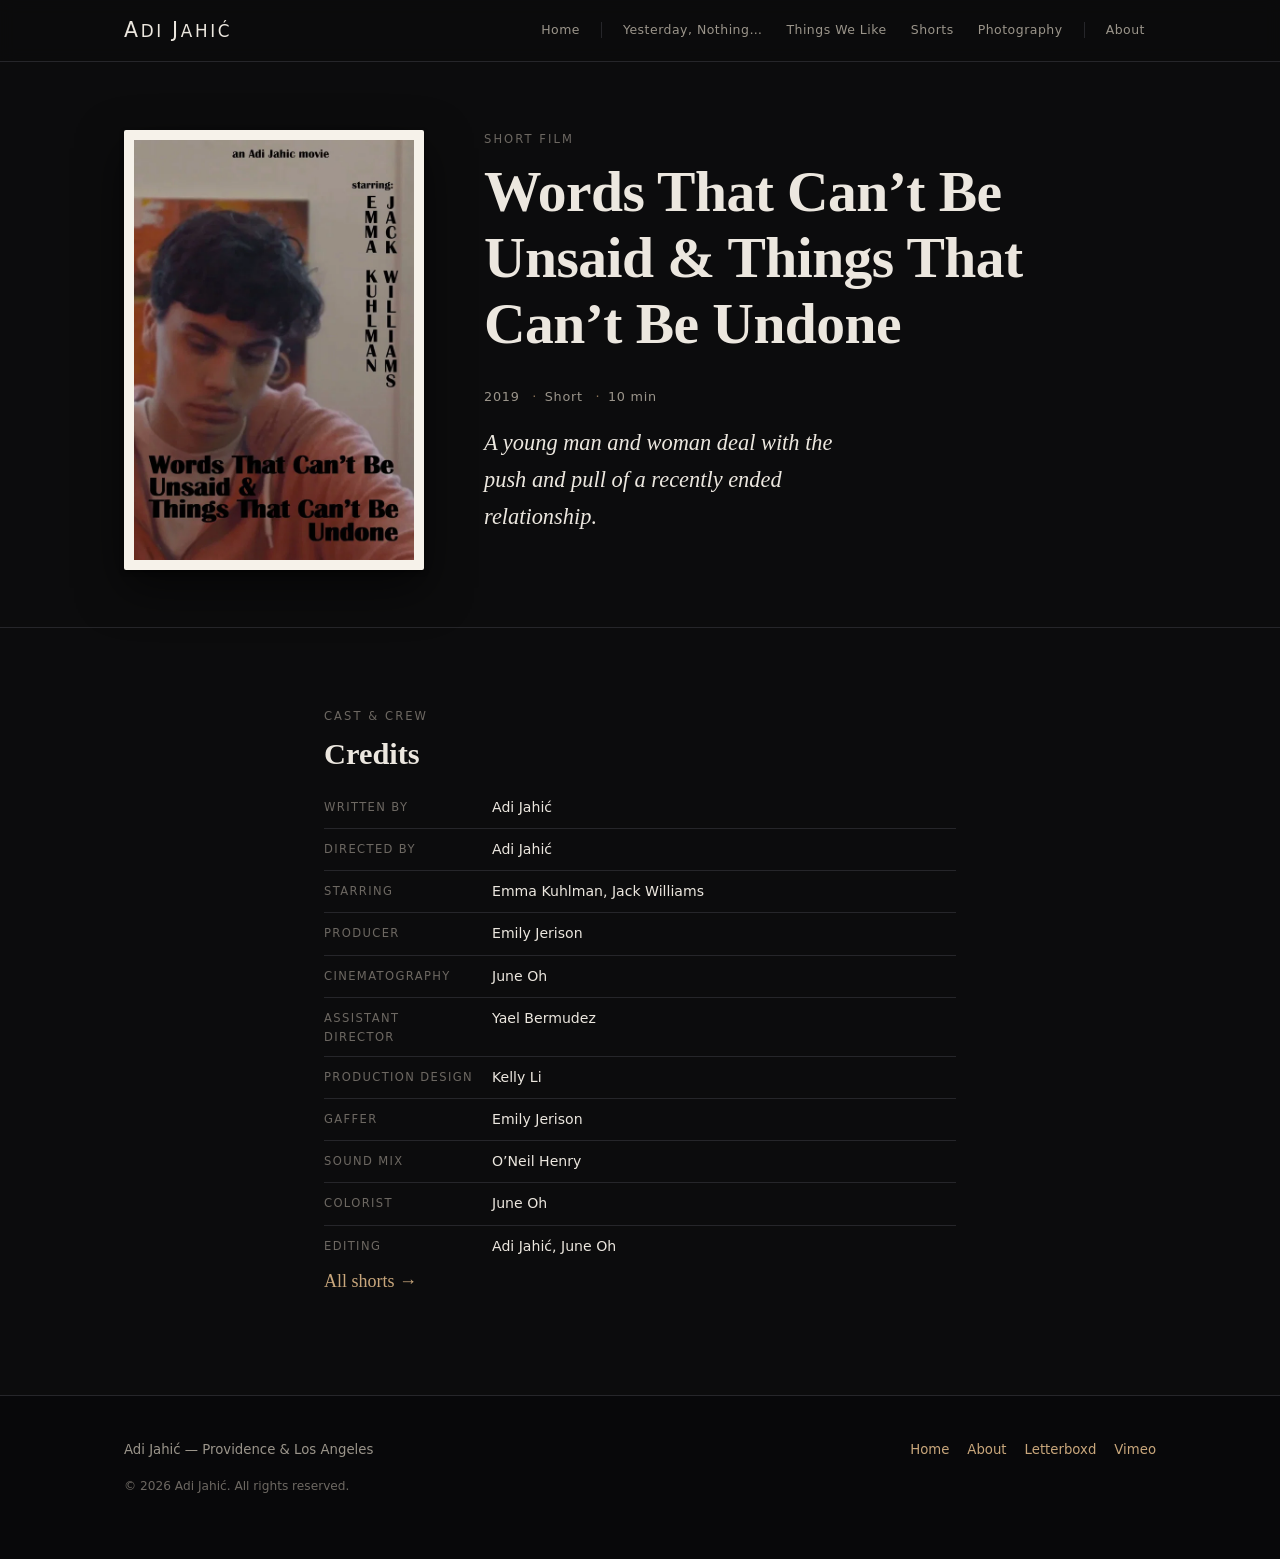
<file: films/words-that-cant-be-unsaid.html>
<!DOCTYPE html>
<html lang="en">
<head>
<meta charset="UTF-8">
<meta name="viewport" content="width=device-width, initial-scale=1.0">
<title>Words That Can’t Be Unsaid &amp; Things That Can’t Be Undone (2019) — Adi Jahić</title>
<meta name="description" content="Words That Can’t Be Unsaid &amp; Things That Can’t Be Undone (2019), a short film written and directed by Adi Jahić. A young man and woman deal with the push and pull of a recently ended relationship.">
<meta name="author" content="Adi Jahić">
<link rel="icon" href="../images/favicon_io/favicon.ico" sizes="any">
<link rel="icon" href="../images/favicon_io/favicon-32x32.png" sizes="32x32" type="image/png">
<link rel="icon" href="../images/favicon_io/favicon-16x16.png" sizes="16x16" type="image/png">
<link rel="apple-touch-icon" href="../images/favicon_io/apple-touch-icon.png">
<link rel="manifest" href="../images/favicon_io/site.webmanifest">
<link rel="canonical" href="https://filmsbyadijahic.com/films/words-that-cant-be-unsaid.html">
<meta property="og:url" content="https://filmsbyadijahic.com/films/words-that-cant-be-unsaid.html">
<meta property="og:type" content="video.movie">
<meta property="og:title" content="Words That Can’t Be Unsaid &amp; Things That Can’t Be Undone (2019)">
<meta property="og:description" content="A young man and woman deal with the push and pull of a recently ended relationship.">
<meta property="og:image" content="../images/wordsthat.webp">
<link rel="stylesheet" href="../css/styles.css?v=202610021731">
</head>
<body>

<!-- ======================= HEADER / NAV ======================= -->
<header class="site-header">
  <nav class="nav-inner" aria-label="Main">
    <a class="brand" href="/"><span class="brand-cap">A</span>di <span class="brand-cap">J</span>ahić</a>
    <button class="nav-toggle" type="button" aria-expanded="false" aria-controls="nav-links">Menu</button>
    <ul class="nav-links" id="nav-links">
      <li><a href="/">Home</a></li>
      <li class="nav-sep" aria-hidden="true"></li>
      <li><a href="yesterday-nothing-in-my-life-changed.html" title="Yesterday, Nothing In My Life Changed">Yesterday, Nothing&hellip;</a></li>
      <li><a href="things-we-like.html">Things We Like</a></li>
      <li><a href="shorts.html">Shorts</a></li>
      <li><a href="../photography.html">Photography</a></li>
      <li class="nav-sep" aria-hidden="true"></li>
      <li><a href="../about.html">About</a></li>
    </ul>
  </nav>
</header>

<main>

  <!-- ======================= FILM HERO ======================= -->
  <section class="film-hero">
    <div class="film-hero-inner">
      <div class="poster">
        <img src="../images/wordsthat.webp" alt="Poster for Words That Can’t Be Unsaid &amp; Things That Can’t Be Undone: a young man looking down, in a room with an orange painting behind him." width="600" height="900">
      </div>
      <div>
        <p class="eyebrow">Short film</p>
        <h1>Words That Can’t Be Unsaid &amp; Things That Can’t Be Undone</h1>
        <p class="film-meta">
          <span>2019</span>
          <span>Short</span>
          <span>10 min</span>
        </p>
        <p class="hero-logline">A young man and woman deal with the push and pull of a recently ended relationship.</p>
      </div>
    </div>
  </section>

  <!-- ======================= CAST &amp; CREW ======================= -->
  <section class="section">
    <div class="wrap-prose">
      <p class="eyebrow">Cast &amp; crew</p>
      <h2>Credits</h2>
      <ul class="credits">
        <li><span class="role">Written by</span><span class="name">Adi Jahić</span></li>
        <li><span class="role">Directed by</span><span class="name">Adi Jahić</span></li>
        <li><span class="role">Starring</span><span class="name">Emma Kuhlman, Jack Williams</span></li>
        <li><span class="role">Producer</span><span class="name">Emily Jerison</span></li>
        <li><span class="role">Cinematography</span><span class="name">June Oh</span></li>
        <li><span class="role">Assistant director</span><span class="name">Yael Bermudez</span></li>
        <li><span class="role">Production design</span><span class="name">Kelly Li</span></li>
        <li><span class="role">Gaffer</span><span class="name">Emily Jerison</span></li>
        <li><span class="role">Sound mix</span><span class="name">O’Neil Henry</span></li>
        <li><span class="role">Colorist</span><span class="name">June Oh</span></li>
        <li><span class="role">Editing</span><span class="name">Adi Jahić, June Oh</span></li>
      </ul>
      <p><a href="shorts.html">All shorts &rarr;</a></p>
    </div>
  </section>

</main>

<!-- ======================= FOOTER ======================= -->
<footer class="site-footer">
  <div class="footer-inner">
    <div>
      <p>Adi Jahić &mdash; Providence &amp; Los Angeles</p>
      <p class="footer-note">&copy; <span data-year>2026</span> Adi Jahić. All rights reserved.</p>
    </div>
    <ul class="footer-links">
      <li><a href="/">Home</a></li>
      <li><a href="../about.html">About</a></li>
      <li><a href="https://letterboxd.com/godspeed_aj/" target="_blank" rel="noopener">Letterboxd</a></li>
      <li><a href="https://vimeo.com/adijahic" target="_blank" rel="noopener">Vimeo</a></li>
    </ul>
  </div>
</footer>

<script src="../js/site.js?v=202610021731"></script>
</body>
</html>
</file>
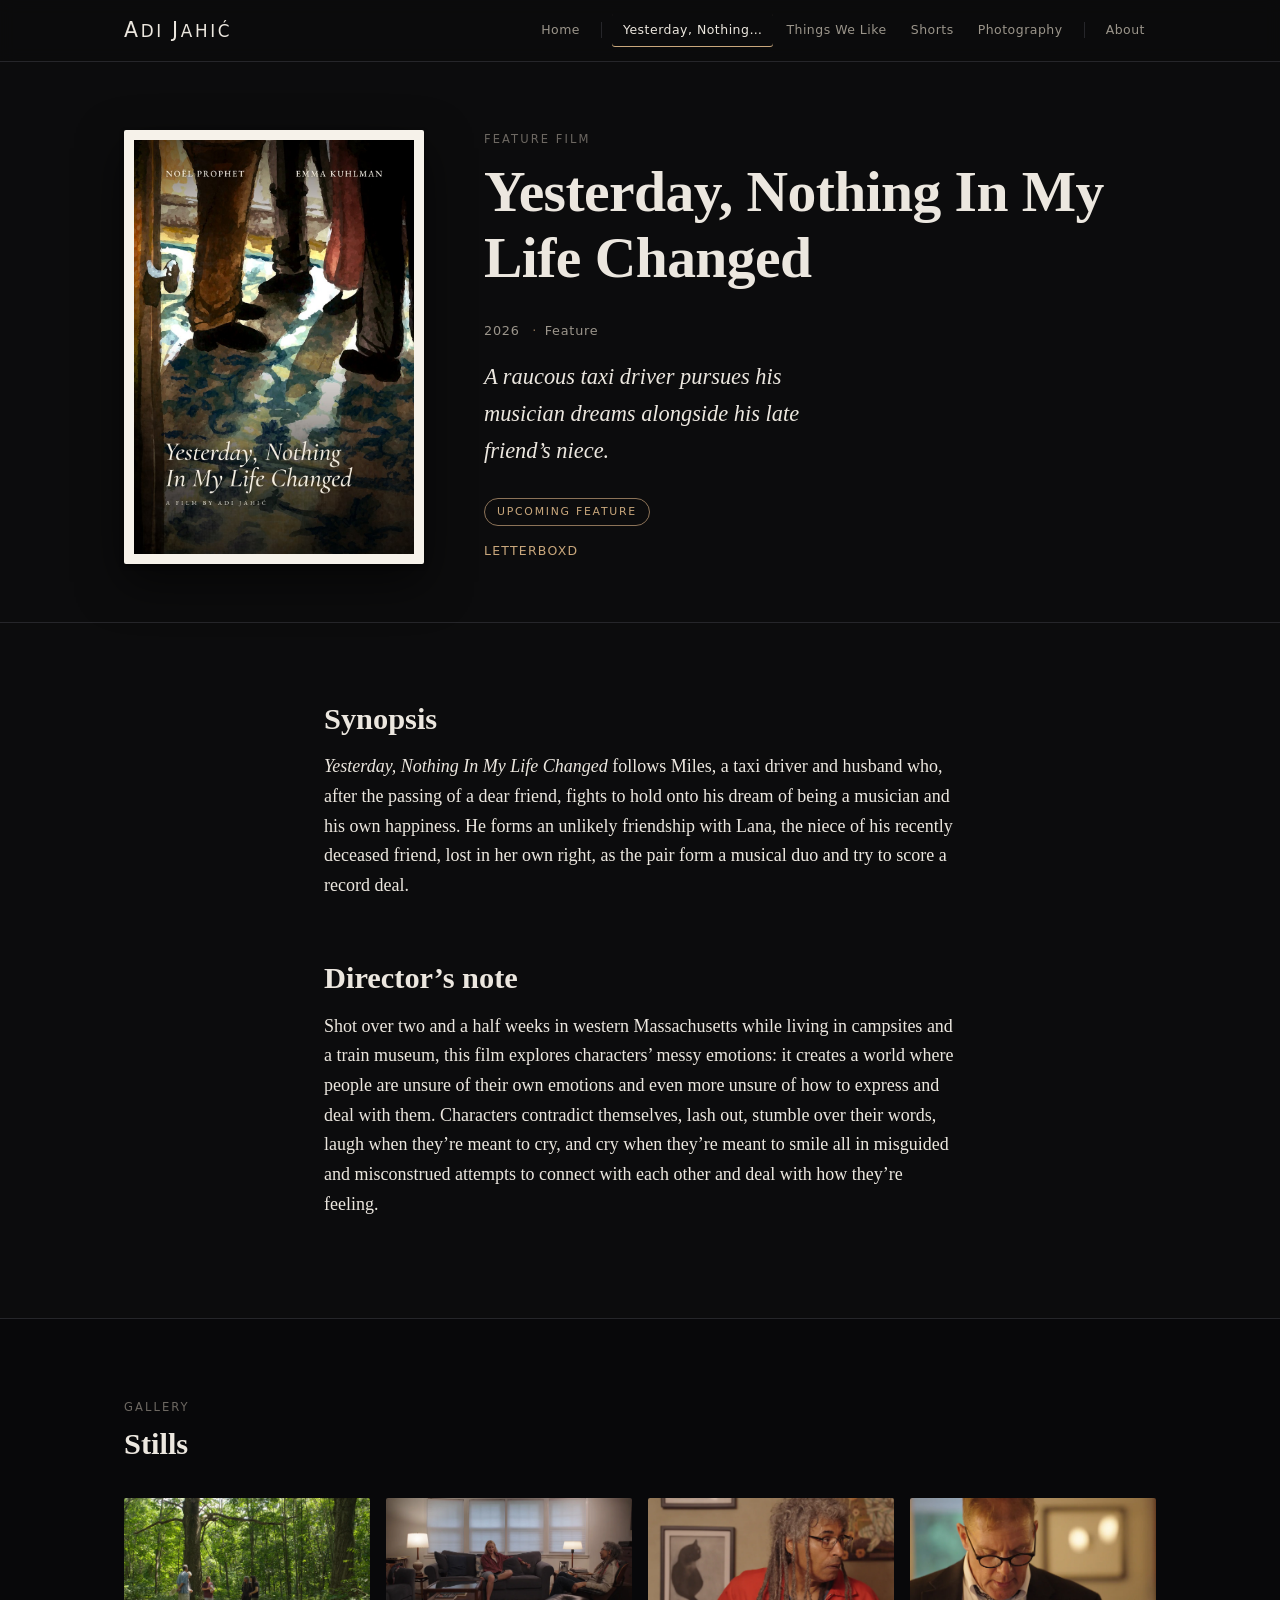
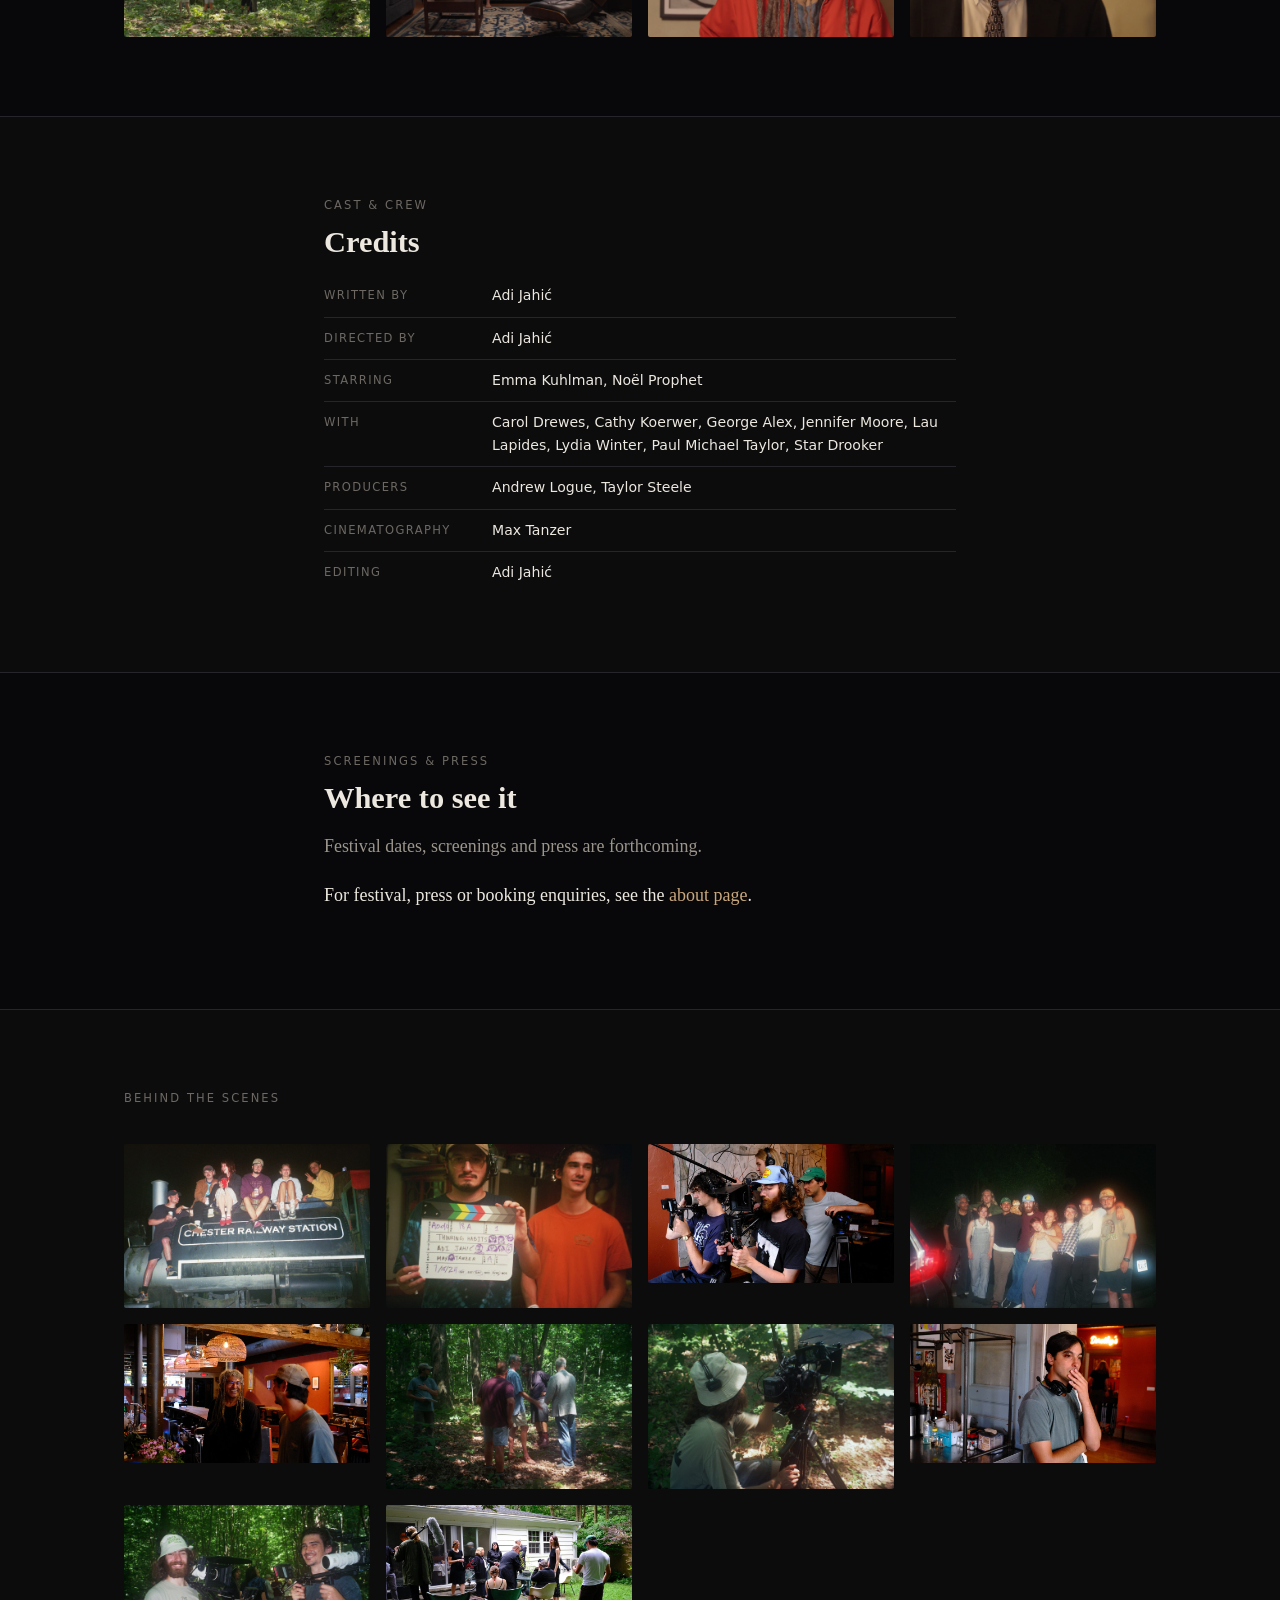
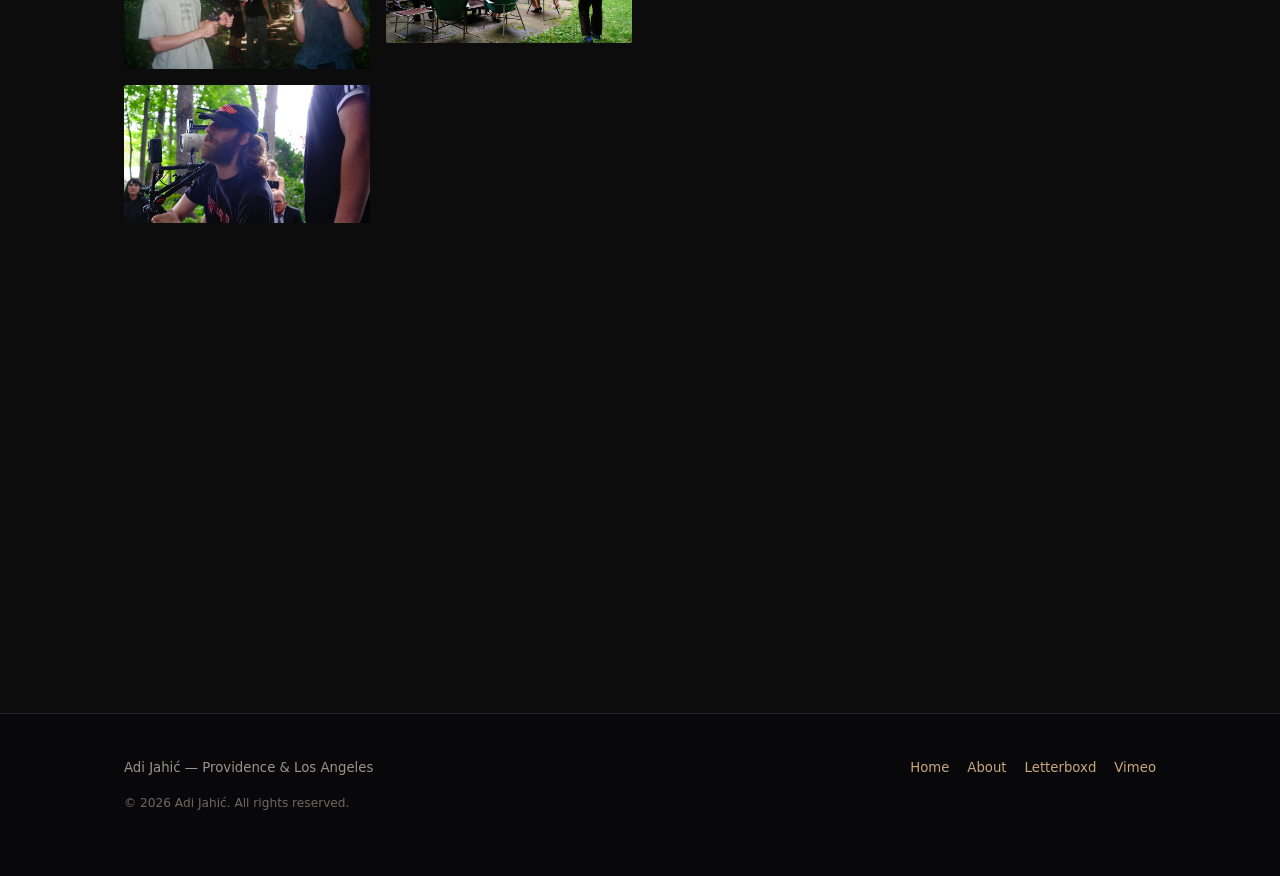
<file: films/yesterday-nothing-in-my-life-changed.html>
<!DOCTYPE html>
<html lang="en">
<head>
<meta charset="UTF-8">
<meta name="viewport" content="width=device-width, initial-scale=1.0">
<title>Yesterday, Nothing In My Life Changed (2026) — Adi Jahić</title>
<meta name="description" content="Yesterday, Nothing In My Life Changed (2026): a raucous taxi driver pursues his musician dreams alongside his late friend's niece. Written and directed by Adi Jahić.">
<meta name="author" content="Adi Jahić">
<link rel="icon" href="../images/favicon_io/favicon.ico" sizes="any">
<link rel="icon" href="../images/favicon_io/favicon-32x32.png" sizes="32x32" type="image/png">
<link rel="icon" href="../images/favicon_io/favicon-16x16.png" sizes="16x16" type="image/png">
<link rel="apple-touch-icon" href="../images/favicon_io/apple-touch-icon.png">
<link rel="manifest" href="../images/favicon_io/site.webmanifest">
<link rel="canonical" href="https://filmsbyadijahic.com/films/yesterday-nothing-in-my-life-changed.html">
<meta property="og:url" content="https://filmsbyadijahic.com/films/yesterday-nothing-in-my-life-changed.html">
<meta property="og:type" content="video.movie">
<meta property="og:title" content="Yesterday, Nothing In My Life Changed (2026)">
<meta property="og:description" content="A raucous taxi driver pursues his musician dreams alongside his late friend's niece.">
<meta property="og:image" content="../images/ynimlc-poster-cropped.jpg">
<link rel="stylesheet" href="../css/styles.css?v=202610021731">
</head>
<body>

<header class="site-header">
  <nav class="nav-inner" aria-label="Main">
    <a class="brand" href="/"><span class="brand-cap">A</span>di <span class="brand-cap">J</span>ahić</a>
    <button class="nav-toggle" type="button" aria-expanded="false" aria-controls="nav-links">Menu</button>
    <ul class="nav-links" id="nav-links">
      <li><a href="/">Home</a></li>
      <li class="nav-sep" aria-hidden="true"></li>
      <li><a href="yesterday-nothing-in-my-life-changed.html" aria-current="page" title="Yesterday, Nothing In My Life Changed">Yesterday, Nothing&hellip;</a></li>
      <li><a href="things-we-like.html">Things We Like</a></li>
      <li><a href="shorts.html">Shorts</a></li>
      <li><a href="../photography.html">Photography</a></li>
      <li class="nav-sep" aria-hidden="true"></li>
      <li><a href="../about.html">About</a></li>
    </ul>
  </nav>
</header>

<main>

  <!-- ======================= FILM HERO ======================= -->
  <section class="film-hero">
    <div class="film-hero-inner">
      <div class="poster">
        <img src="../images/ynimlc-poster-cropped.jpg" alt="Poster for Yesterday, Nothing In My Life Changed: a watercolour looking up from the floor at figures standing on a patterned carpet." width="810" height="1200">
      </div>
      <div>
        <p class="eyebrow">Feature film</p>
        <h1>Yesterday, Nothing In My Life Changed</h1>
        <p class="film-meta">
          <span>2026</span>
          <span>Feature</span>
          <!-- TODO: add runtime, format and language once locked, e.g. <span>94 min</span> -->
        </p>
        <p class="hero-logline">A raucous taxi driver pursues his musician dreams alongside his late friend&rsquo;s niece.</p>
        <p class="status">Upcoming feature</p>
        <div class="btn-row">
          <a class="btn" href="https://boxd.it/NCqI" target="_blank" rel="noopener">Letterboxd</a>
          <!-- TODO: add trailer / screening links when available -->
        </div>
      </div>
    </div>
  </section>

  <!-- ======================= SYNOPSIS + DIRECTOR'S NOTE ======================= -->
  <section class="section">
    <div class="wrap-prose">
      <h2>Synopsis</h2>
      <p><em>Yesterday, Nothing In My Life Changed</em> follows Miles, a taxi driver and husband
      who, after the passing of a dear friend, fights to hold onto his dream of being a musician
      and his own happiness. He forms an unlikely friendship with Lana, the niece of his recently
      deceased friend, lost in her own right, as the pair form a musical duo and try to score a
      record deal.</p>
      <h2 class="panel-head">Director&rsquo;s note</h2>
      <p>Shot over two and a half weeks in western Massachusetts while living in campsites and a
      train museum, this film explores characters&rsquo; messy emotions: it creates a world where
      people are unsure of their own emotions and even more unsure of how to express and deal with
      them. Characters contradict themselves, lash out, stumble over their words, laugh when
      they&rsquo;re meant to cry, and cry when they&rsquo;re meant to smile all in misguided and
      misconstrued attempts to connect with each other and deal with how they&rsquo;re feeling.</p>
    </div>
  </section>


  <!-- ======================= STILLS ======================= -->
  <section class="section section-sunken">
    <div class="wrap">
      <div class="section-head">
        <p class="eyebrow">Gallery</p>
        <h2>Stills</h2>
      </div>
      <ul class="stills stills-4 stills-quad">
        <li><img src="../images/stills/ynimlc_stills/web/ynimlc-01.webp" alt="A group gathered among the trees in a summer wood" width="1200" height="675" loading="lazy" decoding="async"></li>
        <li><img src="../images/stills/ynimlc_stills/web/ynimlc-02.webp" alt="Two characters talking across a living room" width="1200" height="675" loading="lazy" decoding="async"></li>
        <li><img src="../images/stills/ynimlc_stills/web/ynimlc-03.webp" alt="A man in a red jacket mid-conversation" width="1200" height="675" loading="lazy" decoding="async"></li>
        <li><img src="../images/stills/ynimlc_stills/web/ynimlc-04.webp" alt="A man in a suit and glasses, looking down" width="1200" height="675" loading="lazy" decoding="async"></li>
      </ul>
    </div>
  </section>

  <!-- ======================= CAST & CREW ======================= -->
  <section class="section">
    <div class="wrap-prose">
      <p class="eyebrow">Cast &amp; crew</p>
      <h2>Credits</h2>
      <ul class="credits">
        <li><span class="role">Written by</span><span class="name">Adi Jahić</span></li>
        <li><span class="role">Directed by</span><span class="name">Adi Jahić</span></li>
        <li><span class="role">Starring</span><span class="name">Emma Kuhlman, Noël Prophet</span></li>
        <li><span class="role">With</span><span class="name">Carol Drewes, Cathy Koerwer, George Alex, Jennifer Moore, Lau Lapides, Lydia Winter, Paul Michael Taylor, Star Drooker</span></li>
        <li><span class="role">Producers</span><span class="name">Andrew Logue, Taylor Steele</span></li>
        <li><span class="role">Cinematography</span><span class="name">Max Tanzer</span></li>
        <li><span class="role">Editing</span><span class="name">Adi Jahić</span></li>
        <!-- TODO: add the remaining cast, plus sound and music -->
      </ul>
    </div>
  </section>


  <!-- ======================= SCREENINGS & PRESS ======================= -->
  <section class="section section-sunken">
    <div class="wrap-prose">
      <p class="eyebrow">Screenings &amp; press</p>
      <h2>Where to see it</h2>
      <p class="lede">Festival dates, screenings and press are forthcoming.</p>
      <p>For festival, press or booking enquiries, see the <a href="../about.html">about page</a>.</p>
    </div>
  </section>


  <!-- ======================= BEHIND THE SCENES ======================= -->
  <section class="section">
    <div class="wrap">
      <div class="section-head">
        <p class="eyebrow">Behind the scenes</p>
      </div>
      <ul class="stills stills-4">
        <li><img src="../images/bts/web/00018_19A.jpg" alt="Behind the scenes on Yesterday, Nothing In My Life Changed" width="1199" height="800" loading="lazy" decoding="async"></li>
        <li><img src="../images/bts/web/00033_4A.jpg" alt="Behind the scenes on Yesterday, Nothing In My Life Changed" width="1199" height="800" loading="lazy" decoding="async"></li>
        <li><img src="../images/bts/web/DSCF5276.jpg" alt="Behind the scenes on Yesterday, Nothing In My Life Changed" width="1800" height="1013" loading="lazy" decoding="async"></li>
        <li><img src="../images/bts/web/00042_33A.jpg" alt="Behind the scenes on Yesterday, Nothing In My Life Changed" width="1199" height="800" loading="lazy" decoding="async"></li>
        <li><img src="../images/bts/web/DSCF5489.jpg" alt="Behind the scenes on Yesterday, Nothing In My Life Changed" width="1800" height="1013" loading="lazy" decoding="async"></li>
        <li><img src="../images/bts/web/00080_34A.jpg" alt="Behind the scenes on Yesterday, Nothing In My Life Changed" width="1199" height="800" loading="lazy" decoding="async"></li>
        <li><img src="../images/bts/web/00081_33A.jpg" alt="Behind the scenes on Yesterday, Nothing In My Life Changed" width="1199" height="800" loading="lazy" decoding="async"></li>
        <li><img src="../images/bts/web/DSCF5573.jpg" alt="Behind the scenes on Yesterday, Nothing In My Life Changed" width="1800" height="1013" loading="lazy" decoding="async"></li>
        <li><img src="../images/bts/web/00089_25A.jpg" alt="Behind the scenes on Yesterday, Nothing In My Life Changed" width="1199" height="800" loading="lazy" decoding="async"></li>
        <li><img src="../images/bts/web/DSCF6271.jpg" alt="Behind the scenes on Yesterday, Nothing In My Life Changed" width="1800" height="1013" loading="lazy" decoding="async"></li>
        <li><img src="../images/bts/web/00099_15A.jpg" alt="Behind the scenes on Yesterday, Nothing In My Life Changed" width="1199" height="800" loading="lazy" decoding="async"></li>
        <li><img src="../images/bts/web/00102_12A.jpg" alt="Behind the scenes on Yesterday, Nothing In My Life Changed" width="1199" height="800" loading="lazy" decoding="async"></li>
        <li><img src="../images/bts/web/DSCF6295.jpg" alt="Behind the scenes on Yesterday, Nothing In My Life Changed" width="1800" height="1013" loading="lazy" decoding="async"></li>
        <li><img src="../images/bts/web/00103_11A.jpg" alt="Behind the scenes on Yesterday, Nothing In My Life Changed" width="800" height="1199" loading="lazy" decoding="async"></li>
        <li><img src="../images/bts/web/DSCF6367.jpg" alt="Behind the scenes on Yesterday, Nothing In My Life Changed" width="1800" height="1013" loading="lazy" decoding="async"></li>
        <li><img src="../images/bts/web/00106_8A.jpg" alt="Behind the scenes on Yesterday, Nothing In My Life Changed" width="1199" height="800" loading="lazy" decoding="async"></li>
        <li><img src="../images/bts/web/00108_6A.jpg" alt="Behind the scenes on Yesterday, Nothing In My Life Changed" width="1199" height="800" loading="lazy" decoding="async"></li>
      </ul>
    </div>
  </section>
</main>

<footer class="site-footer">
  <div class="footer-inner">
    <div>
      <p>Adi Jahić &mdash; Providence &amp; Los Angeles</p>
      <p class="footer-note">&copy; <span data-year>2026</span> Adi Jahić. All rights reserved.</p>
    </div>
    <ul class="footer-links">
      <li><a href="/">Home</a></li>
      <li><a href="../about.html">About</a></li>
      <li><a href="https://letterboxd.com/godspeed_aj/" target="_blank" rel="noopener">Letterboxd</a></li>
      <li><a href="https://vimeo.com/adijahic" target="_blank" rel="noopener">Vimeo</a></li>
    </ul>
  </div>
</footer>

<script src="../js/site.js?v=202610021731"></script>
</body>
</html>
</file>
<file: css/styles.css>
/* ==========================================================================
   adijahicfilm — site styles
   Dark "screening room" palette. The posters are hand-drawn line art on
   white, so they are mounted as lit paper against the dark page.
   ========================================================================== */

:root {
  --bg:          #0c0c0d;
  --bg-raised:   #141416;
  --bg-sunken:   #08080a;
  --rule:        #26262a;
  --text:        #ece7df;
  --text-muted:  #9b958b;
  --text-faint:  #6d6862;
  --accent:      #c9a77c;   /* warm pencil-and-paper tone from the posters */
  --accent-soft: #8c7358;
  --paper:       #f6f2ea;
  --maxw:        1080px;
  --maxw-prose:  680px;
  --serif: "Iowan Old Style", "Palatino Linotype", Palatino, Georgia, "Times New Roman", serif;
  --sans:  ui-sans-serif, system-ui, -apple-system, "Segoe UI", Helvetica, Arial, sans-serif;
}

* { box-sizing: border-box; }

html { -webkit-text-size-adjust: 100%; }

body {
  margin: 0;
  background-color: var(--bg);
  color: var(--text);
  font-family: var(--serif);
  font-size: 18px;
  line-height: 1.65;
  -webkit-font-smoothing: antialiased;
}

img { max-width: 100%; height: auto; display: block; }

a { color: var(--accent); text-decoration: none; }
a:hover, a:focus-visible { color: var(--text); text-decoration: underline; text-underline-offset: 3px; }

:focus-visible { outline: 2px solid var(--accent); outline-offset: 3px; }

h1, h2, h3 { font-family: var(--serif); font-weight: 600; line-height: 1.15; margin: 0 0 0.5em; }
h1 { font-size: clamp(2.1rem, 5.5vw, 3.6rem); letter-spacing: -0.01em; }
h2 { font-size: clamp(1.4rem, 3vw, 1.9rem); }
h3 { font-size: 1.15rem; }
p  { margin: 0 0 1.1em; }

.wrap      { max-width: var(--maxw);       margin-inline: auto; padding-inline: 24px; }
.wrap-prose{ max-width: var(--maxw-prose); margin-inline: auto; padding-inline: 24px; }

/* Small caps label used above section headings and hero titles */
.eyebrow {
  font-family: var(--sans);
  font-size: 0.72rem;
  letter-spacing: 0.18em;
  text-transform: uppercase;
  color: var(--text-faint);
  margin: 0 0 0.9em;
}
.eyebrow .dot { color: var(--accent-soft); padding: 0 0.4em; }

/* --------------------------------------------------------------------------
   Header / navigation — one tab per film
   -------------------------------------------------------------------------- */

.site-header {
  position: sticky;
  top: 0;
  z-index: 50;
  background: rgba(12, 12, 13, 0.92);
  backdrop-filter: blur(8px);
  border-bottom: 1px solid var(--rule);
}
.nav-inner {
  max-width: var(--maxw);
  margin-inline: auto;
  padding: 14px 24px;
  display: flex;
  align-items: center;
  gap: 20px;
}
.brand {
  font-family: var(--sans);
  font-size: 1.05rem;
  letter-spacing: 0.16em;
  text-transform: uppercase;
  color: var(--text);
  white-space: nowrap;
  line-height: 1;
}
/* Both initials set a size up from the rest, the way a masthead would */
.brand-cap { font-size: 1.22em; }
.brand:hover { color: var(--accent); text-decoration: none; }

.nav-toggle {
  display: none;
  margin-left: auto;
  background: none;
  border: 1px solid var(--rule);
  border-radius: 4px;
  color: var(--text-muted);
  font-family: var(--sans);
  font-size: 0.75rem;
  letter-spacing: 0.12em;
  text-transform: uppercase;
  padding: 7px 12px;
  cursor: pointer;
}

.nav-links {
  list-style: none;
  display: flex;
  flex-wrap: wrap;
  align-items: center;
  gap: 4px 2px;
  margin: 0 0 0 auto;
  padding: 0;
}
.nav-links a {
  display: block;
  font-family: var(--sans);
  font-size: 0.78rem;
  letter-spacing: 0.04em;
  color: var(--text-muted);
  padding: 6px 11px;
  border-radius: 3px;
  white-space: nowrap;
}
.nav-links a:hover { color: var(--text); background: var(--bg-raised); text-decoration: none; }
.nav-links a[aria-current="page"] { color: var(--text); box-shadow: inset 0 -1px 0 var(--accent); }
.nav-links .nav-sep {
  width: 1px; height: 16px; background: var(--rule); margin: 0 8px;
}

/* --------------------------------------------------------------------------
   Home photo band — the two of us, full bleed, before anything about the film
   -------------------------------------------------------------------------- */

/* Full strip when the window is tall enough. On shorter windows the band
   gives up just enough height to keep "New feature" on the first screen.
   Pinned to the top: the file carries a strip of mural above the hats, and
   on wide screens the nav sits on it; any trim comes off the shirts. */
.photo-hero img {
  display: block;
  width: 100%;
  aspect-ratio: 1800 / 967;
  max-height: max(280px, calc(100vh - 184px));
  max-height: max(280px, calc(100svh - 184px));
  object-fit: cover;
  object-position: center top;
}
/* A phone is too narrow for the full strip to have any presence, so there the
   box is deeper and the sides give instead. */
@media (max-width: 640px) {
  .photo-hero img { aspect-ratio: auto; height: clamp(210px, 32vh, 300px); }
}
.photo-hero-caption {
  font-family: var(--sans);
  font-size: 0.8rem;
  line-height: 1.6;
  color: var(--text-muted);
  text-align: center;
  margin: 14px 0 0;
  padding-bottom: clamp(8px, 1vw, 14px);
}
/* Wider than a phone: the caption moves onto the photo, bottom left on the
   page's own left edge, over a soft fade so it reads against the shirts. */
@media (min-width: 641px) {
  .photo-hero { position: relative; }
  .photo-hero::after {
    content: "";
    position: absolute;
    left: 0; right: 0; bottom: 0;
    height: min(150px, 40%);
    background: linear-gradient(to bottom, rgba(0, 0, 0, 0), rgba(0, 0, 0, 0.62));
    pointer-events: none;
  }
  .photo-hero .wrap {
    position: absolute;
    left: 0; right: 0; bottom: 0;
    z-index: 1;
  }
  .photo-hero-caption {
    text-align: left;
    color: rgba(246, 242, 234, 0.9);
    text-shadow: 0 1px 2px rgba(0, 0, 0, 0.6);
    margin: 0;
    padding-bottom: 16px;
  }
}

/* Wide screens, home page only: the nav floats over the photo, white with a
   light shadow, and turns back into the normal solid bar once the page has
   scrolled past the photo (site.js adds .is-overlay / .is-solid). Without
   JavaScript the ordinary sticky bar is used. Below 861px the hamburger menu
   takes over, so the bar stays solid there. */
@media (min-width: 861px) {
  .site-header.is-overlay {
    position: fixed;
    left: 0; right: 0; top: 0;
    transition: background-color 0.25s ease, border-color 0.25s ease;
  }
  .site-header.is-overlay:not(.is-solid) {
    background: transparent;
    -webkit-backdrop-filter: none;
    backdrop-filter: none;
    border-bottom-color: transparent;
  }
  .site-header.is-overlay:not(.is-solid) .brand,
  .site-header.is-overlay:not(.is-solid) .nav-links a {
    color: #fff;
    text-shadow: 0 1px 3px rgba(0, 0, 0, 0.7), 0 0 8px rgba(0, 0, 0, 0.45);
  }
  .site-header.is-overlay:not(.is-solid) .nav-links a { font-weight: 500; }
  .site-header.is-overlay:not(.is-solid) .nav-links a:hover { background: rgba(0, 0, 0, 0.25); }
  .site-header.is-overlay:not(.is-solid) .nav-sep { background: rgba(255, 255, 255, 0.35); }
  /* the header no longer takes up room, so the photo gets its 62px back */
  .site-header.is-overlay ~ main .photo-hero img {
    max-height: max(280px, calc(100vh - 122px));
    max-height: max(280px, calc(100svh - 122px));
  }
}

/* --------------------------------------------------------------------------
   Home hero — the new feature
   -------------------------------------------------------------------------- */

/* The hero's eyebrow carries "NEW FEATURE" - larger and in the accent so it
   reads before the title, unlike the quiet eyebrows elsewhere. */
.hero .eyebrow {
  font-size: 0.85rem;
  letter-spacing: 0.2em;
  color: var(--accent);
}

.hero {
  border-bottom: 1px solid var(--rule);
  background:
    radial-gradient(1100px 520px at 72% 18%, rgba(201, 167, 124, 0.09), transparent 62%),
    var(--bg);
}
.hero-inner {
  max-width: var(--maxw);
  margin-inline: auto;
  padding: clamp(22px, 3.2vw, 44px) 24px clamp(32px, 4.2vw, 52px);
  display: grid;
  grid-template-columns: minmax(0, 1fr) minmax(240px, 340px);
  gap: clamp(32px, 6vw, 72px);
  align-items: center;
}
.hero-title { margin-bottom: 0.35em; text-wrap: balance; }
.hero-logline {
  font-size: clamp(1.1rem, 2.2vw, 1.4rem);
  font-style: italic;
  color: var(--text);
  max-width: 34ch;
  margin-bottom: 1.1em;
}
.hero-credit {
  font-family: var(--sans);
  font-size: 0.85rem;
  line-height: 1.9;
  color: var(--text-muted);
  margin-bottom: 1.8em;
}
.hero-credit strong { color: var(--text); font-weight: 600; }

/* Status pill */
.status {
  display: inline-block;
  font-family: var(--sans);
  font-size: 0.68rem;
  letter-spacing: 0.16em;
  text-transform: uppercase;
  color: var(--accent);
  border: 1px solid var(--accent-soft);
  border-radius: 999px;
  padding: 4px 12px;
  margin-bottom: 1.4em;
}

/* Calls to action read as text links, not buttons. The only true button on
   the site is the About one in the home page's band. */
.btn-row { display: flex; flex-wrap: wrap; gap: 24px; }
.btn {
  font-family: var(--sans);
  font-size: 0.78rem;
  letter-spacing: 0.1em;
  text-transform: uppercase;
  padding: 0;
  border: 0;
  border-radius: 0;
  color: var(--accent);
}
.btn:hover { color: var(--text); text-decoration: underline; text-underline-offset: 5px; }
.btn-primary { background: none; border: 0; color: var(--accent); font-weight: 600; }
.btn-primary:hover { background: none; color: var(--text); }

/* --------------------------------------------------------------------------
   Poster mount — white line art presented as lit paper
   -------------------------------------------------------------------------- */

.poster {
  display: block;            /* .poster is used on <a>, which is inline by default */
  background: var(--paper);
  padding: 10px;
  border-radius: 2px;
  box-shadow: 0 2px 4px rgba(0,0,0,0.5), 0 18px 46px rgba(0,0,0,0.55);
  transition: transform 0.35s ease, box-shadow 0.35s ease;
}
.poster img { width: 100%; }
a.poster:hover { transform: translateY(-3px); box-shadow: 0 4px 8px rgba(0,0,0,0.5), 0 26px 60px rgba(0,0,0,0.6); }
.poster-hero { max-width: 340px; margin-inline: auto; }

/* Wide key still under a film hero */
.banner-wrap {
  max-width: var(--maxw);
  margin-inline: auto;
  padding: clamp(25px, 3.6vw, 47px) 24px 0;
}
.film-banner {
  width: 100%;
  border-radius: 2px;
  box-shadow: 0 18px 46px rgba(0, 0, 0, 0.5);
}

/* Responsive video embed (Vimeo) */
.video-embed {
  position: relative;
  aspect-ratio: 16 / 9;
  background: var(--bg-raised);
  border-radius: 2px;
  overflow: hidden;
  box-shadow: 0 18px 46px rgba(0, 0, 0, 0.5);
}
.video-embed iframe {
  position: absolute;
  inset: 0;
  width: 100%;
  height: 100%;
  border: 0;
}

/* Home page "The film": the director's note plus two frames from the shoot */
.film-note {
  max-width: 60ch;
  font-size: 1.08rem;
  margin-bottom: 0;
}
.note-shots {
  display: grid;
  grid-template-columns: repeat(2, minmax(0, 1fr));
  gap: 16px;
  list-style: none;
  margin: 1.8em 0 1.6em;
  padding: 0;
}

/* Home hero: the note and two frames live inside the hero panel rather than in
   a section of their own, sharing one centred measure under the title block. */
/* Label, note, frames and link all share one centred measure; the text sits
   flush left inside it rather than centred line by line. */
.note-col > * {
  max-width: 640px;
  margin-inline: auto;
}
.note-col .film-note { max-width: 640px; }
.note-col .note-shots { margin: 1.7em auto 1.5em; }
.note-shots img {
  width: 100%;
  display: block;
  border-radius: 2px;
  background: var(--bg-raised);
}
@media (max-width: 520px) {
  .note-shots { grid-template-columns: minmax(0, 1fr); gap: 12px; }
}

/* --------------------------------------------------------------------------
   Sections
   -------------------------------------------------------------------------- */

.section { padding: clamp(43px, 6.3vw, 79px) 0; }
.section-note { padding-top: clamp(28px, 3.5vw, 44px); }
.section + .section { border-top: 1px solid var(--rule); }
.section-sunken { background: var(--bg-sunken); }
.section-head { margin-bottom: 2em; }
.section-head h2 { margin-bottom: 0.2em; }
.lede { font-size: 1.12rem; color: var(--text-muted); max-width: 60ch; }

/* Film index grid — one card per film */
.film-grid {
  display: grid;
  grid-template-columns: repeat(auto-fill, minmax(210px, 1fr));
  gap: clamp(26px, 4vw, 44px);
  list-style: none;
  margin: 0;
  padding: 0;
}
.film-grid > li { display: flex; flex-direction: column; }
.film-grid .poster, .film-grid .poster-empty { width: 100%; }

.film-card-title {
  font-family: var(--serif);
  font-size: 1.05rem;
  font-weight: 600;
  color: var(--text);
  margin: 1em 0 0.15em;
  line-height: 1.3;
}
.film-card-title a { color: inherit; }
.film-card-title a:hover { color: var(--accent); text-decoration: none; }

.film-card-meta {
  font-family: var(--sans);
  font-size: 0.76rem;
  letter-spacing: 0.06em;
  color: var(--text-faint);
  text-transform: uppercase;
}
.film-card-logline { font-size: 0.95rem; font-style: italic; color: var(--text-muted); margin-top: 0.5em; }

/* Placeholder poster block for films with no art yet */
.poster-empty {
  display: flex;
  width: 100%;
  background: var(--bg-raised);
  border: 1px dashed var(--rule);
  border-radius: 2px;
  aspect-ratio: 5 / 7;
  display: flex;
  align-items: center;
  justify-content: center;
  font-family: var(--sans);
  font-size: 0.72rem;
  letter-spacing: 0.14em;
  text-transform: uppercase;
  color: var(--text-faint);
  text-align: center;
  padding: 16px;
}

/* --------------------------------------------------------------------------
   Film detail pages
   -------------------------------------------------------------------------- */

.film-hero {
  border-bottom: 1px solid var(--rule);
  padding: clamp(36px, 5.4vw, 68px) 0 clamp(32px, 4.5vw, 58px);
}
.film-hero-inner {
  max-width: var(--maxw);
  margin-inline: auto;
  padding-inline: 24px;
  display: grid;
  grid-template-columns: minmax(220px, 300px) minmax(0, 1fr);
  gap: clamp(28px, 5vw, 60px);
  align-items: start;
}
.film-meta {
  font-family: var(--sans);
  font-size: 0.8rem;
  letter-spacing: 0.06em;
  color: var(--text-muted);
  margin-bottom: 1.4em;
}
.film-meta span + span::before { content: "·"; color: var(--accent-soft); padding: 0 0.6em; }

/* Credits list */
.credits { list-style: none; margin: 0; padding: 0; font-family: var(--sans); font-size: 0.88rem; }
.credits li {
  display: grid;
  grid-template-columns: minmax(110px, 150px) minmax(0, 1fr);
  gap: 18px;
  padding: 9px 0;
  border-bottom: 1px solid var(--rule);
}
.credits li:last-child { border-bottom: 0; }
.credits dt, .credits .role {
  color: var(--text-faint);
  font-size: 0.72rem;
  letter-spacing: 0.12em;
  text-transform: uppercase;
  padding-top: 2px;
}
.credits .name { color: var(--text); }

/* Press / festival lists */
.list-plain { list-style: none; margin: 0; padding: 0; }
.list-plain li { padding: 10px 0; border-bottom: 1px solid var(--rule); font-size: 0.98rem; }
.list-plain li:last-child { border-bottom: 0; }
.list-plain .source {
  font-family: var(--sans);
  font-size: 0.72rem;
  letter-spacing: 0.12em;
  text-transform: uppercase;
  color: var(--text-faint);
  display: block;
}

/* Pull quote */
.quote {
  border-left: 2px solid var(--accent-soft);
  padding: 4px 0 4px 24px;
  margin: 0 0 1.6em;
  font-size: 1.08rem;
  font-style: italic;
  color: var(--text);
}
.quote cite {
  display: block;
  margin-top: 0.7em;
  font-family: var(--sans);
  font-size: 0.74rem;
  font-style: normal;
  letter-spacing: 0.12em;
  text-transform: uppercase;
  color: var(--text-muted);
}
.quote cite a { color: inherit; }
.quote cite a:hover { color: var(--accent); }

/* Second line of an attribution: who they are, in sentence case */
.quote cite .cite-role {
  display: block;
  margin-top: 3px;
  font-size: 0.76rem;
  letter-spacing: 0.01em;
  text-transform: none;
  color: var(--text-faint);
}

/* Several quotes in a row need a little air between them */
.quote + .quote { margin-top: 2em; }

/* Stills gallery */
.stills {
  display: grid;
  grid-template-columns: repeat(auto-fit, minmax(240px, 1fr));
  gap: 16px;
  list-style: none;
  margin: 0;
  padding: 0;
}
/* Behind-the-scenes runs four across, stepping down on narrower screens */
.stills-4 { grid-template-columns: repeat(4, minmax(0, 1fr)); }
@media (max-width: 900px) { .stills-4 { grid-template-columns: repeat(3, minmax(0, 1fr)); } }
@media (max-width: 640px) { .stills-4 { grid-template-columns: repeat(2, minmax(0, 1fr)); gap: 12px; } }
/* A row of exactly four halves to 2 x 2, rather than 3 + an orphan */
@media (max-width: 900px) { .stills-quad { grid-template-columns: repeat(2, minmax(0, 1fr)); } }
.stills img {
  width: 100%;
  display: block;
  border-radius: 2px;
}
.still-empty {
  background: var(--bg-raised);
  border: 1px dashed var(--rule);
  aspect-ratio: 16 / 9;
  display: flex;
  align-items: center;
  justify-content: center;
  font-family: var(--sans);
  font-size: 0.7rem;
  letter-spacing: 0.14em;
  text-transform: uppercase;
  color: var(--text-faint);
}

/* Marker for sections still to be filled in */
.todo {
  font-family: var(--sans);
  font-size: 0.78rem;
  color: var(--text-faint);
  background: var(--bg-raised);
  border-left: 2px solid var(--accent-soft);
  padding: 12px 16px;
  margin-bottom: 1.2em;
}

/* About page portrait */
.about-grid {
  display: grid;
  /* size the first column to the portrait itself so the text sits beside it */
  grid-template-columns: minmax(0, max-content) minmax(0, 1fr);
  row-gap: clamp(22px, 3vw, 34px);
  column-gap: clamp(38px, 5.5vw, 72px);
  align-items: start;
}
.about-grid h1 { font-size: clamp(1.75rem, 3.4vw, 2.5rem); }
/* About page: portrait top-left, text beside it, captioned photos beneath the
   portrait. On phones the extra photos move below the text, full width. */
.about-me    { grid-column: 1; grid-row: 1; }
.about-text  { grid-column: 2; grid-row: 1 / span 2; }
.about-extra { grid-column: 1; grid-row: 2; margin-top: 22px; }

.about-photos {
  width: 260px;
  max-width: 100%;
  display: flex;
  flex-direction: column;
  gap: 22px;
}
.about-photos figure { margin: 0; }
.about-photos img {
  width: 100%;
  border-radius: 2px;
  box-shadow: 0 16px 40px rgba(0, 0, 0, 0.5);
}
.about-photos figcaption {
  font-family: var(--sans);
  font-size: 0.72rem;
  line-height: 1.5;
  color: var(--text-faint);
  margin-top: 8px;
}
.portrait { max-width: 100%; border-radius: 2px; box-shadow: 0 16px 40px rgba(0,0,0,0.5); }
.about-contact-head { margin-top: 1.6em; }
.panel-head { margin-top: 2em; }


/* --------------------------------------------------------------------------
   Photography page
   -------------------------------------------------------------------------- */

.photo-intro {
  padding-top: clamp(36px, 5.4vw, 76px);
  padding-bottom: clamp(16px, 2.7vw, 27px);
}
.photo-intro h1 { margin-bottom: 0.3em; }

/* Jump links, sticky under the site header */
.photo-nav {
  position: sticky;
  top: var(--header-h, 54px);
  z-index: 40;
  background: rgba(12, 12, 13, 0.94);
  backdrop-filter: blur(8px);
  border-top: 1px solid var(--rule);
  border-bottom: 1px solid var(--rule);
  padding: 11px 0;
  margin-bottom: clamp(27px, 3.6vw, 47px);
}
.photo-nav-list {
  list-style: none;
  display: flex;
  flex-wrap: wrap;
  gap: 10px;
  margin: 0;
  padding: 0;
}
.photo-nav-link {
  display: block;
  font-family: var(--sans);
  font-size: 0.74rem;
  letter-spacing: 0.13em;
  text-transform: uppercase;
  color: var(--text-muted);
  border: 1px solid var(--rule);
  border-radius: 999px;
  padding: 9px 17px;
}
.photo-nav-link:hover {
  color: var(--text);
  border-color: var(--accent-soft);
  text-decoration: none;
}
.photo-nav-link.is-active {
  background: var(--accent);
  border-color: var(--accent);
  color: #17130e;
}

.photo-series {
  /* clear the sticky header + jump bar when scrolled to */
  scroll-margin-top: calc(var(--header-h, 54px) + 92px);
  padding-bottom: clamp(40px, 5.4vw, 79px);
}
.series-head { margin-bottom: 1.5em; }
.series-head h2 { margin-bottom: 0.15em; }
.series-meta {
  font-family: var(--sans);
  font-size: 0.75rem;
  letter-spacing: 0.13em;
  text-transform: uppercase;
  color: var(--text-faint);
  margin: 0;
}
.series-meta .dot { color: var(--accent-soft); padding: 0 0.3em; }

/* Masonry-ish columns keep portrait and landscape frames together */
.gallery { columns: 3; column-gap: 18px; }
.shot { break-inside: avoid; margin: 0 0 18px; }
.shot img {
  width: 100%;
  display: block;
  border-radius: 2px;
  background: var(--bg-raised);
}

@media (max-width: 860px) { .gallery { columns: 2; } }
@media (max-width: 520px) { .gallery { columns: 1; } }

@media (prefers-reduced-motion: no-preference) {
  html { scroll-behavior: smooth; }
}

/* --------------------------------------------------------------------------
   Home page "who made these" band - one clickable card through to About
   -------------------------------------------------------------------------- */

.about-band {
  display: grid;
  grid-template-columns: 195px minmax(0, 1fr);
  gap: clamp(20px, 3vw, 34px);
  align-items: center;
  color: var(--text);
  text-decoration: none;
  border: 1px solid var(--rule);
  border-radius: 3px;
  padding: clamp(18px, 2.5vw, 26px);
  transition: border-color 0.25s ease;
}
.about-band:hover { border-color: var(--accent-soft); text-decoration: none; }
.about-band img {
  width: 195px;
  border-radius: 2px;
  box-shadow: 0 12px 30px rgba(0, 0, 0, 0.45);
}
.about-band .eyebrow { margin: 0 0 0.9em; }
.about-band-name {
  font-family: var(--serif);
  font-size: clamp(1.3rem, 2.4vw, 1.7rem);
  font-weight: 600;
  margin: 0 0 0.25em;
}
.about-band-bio {
  color: var(--text-muted);
  font-size: 1rem;
  max-width: 48ch;
  margin-bottom: 0.9em;
}
.about-band-more {
  display: inline-block;
  font-family: var(--sans);
  font-size: 0.76rem;
  letter-spacing: 0.12em;
  text-transform: uppercase;
  color: var(--accent);
  border: 1px solid var(--accent-soft);
  border-radius: 3px;
  padding: 9px 18px;
  margin: 0;
  transition: background 0.25s ease, color 0.25s ease, border-color 0.25s ease;
}
.about-band:hover .about-band-more {
  background: var(--accent);
  border-color: var(--accent);
  color: #17130e;
}

@media (max-width: 600px) {
  .about-band { grid-template-columns: 120px minmax(0, 1fr); gap: 18px; align-items: start; }
  .about-band img { width: 120px; }
}

/* --------------------------------------------------------------------------
   Footer
   -------------------------------------------------------------------------- */

.site-footer {
  border-top: 1px solid var(--rule);
  background: var(--bg-sunken);
  padding: 43px 0 50px;
  font-family: var(--sans);
  font-size: 0.83rem;
  color: var(--text-muted);
}
.footer-inner {
  max-width: var(--maxw);
  margin-inline: auto;
  padding-inline: 24px;
  display: flex;
  flex-wrap: wrap;
  gap: 24px 48px;
  justify-content: space-between;
}
.footer-links { list-style: none; margin: 0; padding: 0; display: flex; flex-wrap: wrap; gap: 18px; }
.footer-note { color: var(--text-faint); font-size: 0.76rem; }

/* --------------------------------------------------------------------------
   Responsive
   -------------------------------------------------------------------------- */

/* Two posters per row on phones instead of one full-width one */
@media (max-width: 600px) {
  .film-grid {
    grid-template-columns: repeat(2, minmax(0, 1fr));
    gap: 18px;
  }
  .film-card-title { font-size: 0.95rem; }
  .film-card-logline { font-size: 0.85rem; }
}

@media (max-width: 860px) {
  body { font-size: 17px; }

  .nav-toggle { display: block; }
  .nav-links {
    display: none;
    width: 100%;
    flex-direction: column;
    align-items: stretch;
    gap: 0;
    margin: 12px 0 4px;
    border-top: 1px solid var(--rule);
  }
  .nav-inner { flex-wrap: wrap; }
  .nav-links.is-open { display: flex; }
  .nav-links a { padding: 12px 4px; border-bottom: 1px solid var(--rule); border-radius: 0; }
  .nav-links .nav-sep { display: none; }

  .hero-inner,
  .film-hero-inner,
  .about-grid {
    grid-template-columns: minmax(0, 1fr);
  }
  .about-me    { grid-column: 1; grid-row: 1; width: min(260px, 100%); }
  .about-text  { grid-column: 1; grid-row: 2; }
  .about-extra { grid-column: 1; grid-row: 3; width: 100%; margin-top: 4px; }
  .about-photos { width: min(260px, 100%); }
  .about-extra.about-photos { width: 100%; }
  .hero-inner { padding-top: 44px; }
  .poster-hero { max-width: 260px; margin-inline: 0; }
  .film-hero-inner .poster { max-width: 240px; }
  .credits li { grid-template-columns: minmax(0, 1fr); gap: 2px; }
}

@media (prefers-reduced-motion: reduce) {
  * { transition: none !important; }
}

@media print {
  body { background: #fff; color: #000; }
  .site-header, .site-footer, .btn-row { display: none; }
}
</file>
